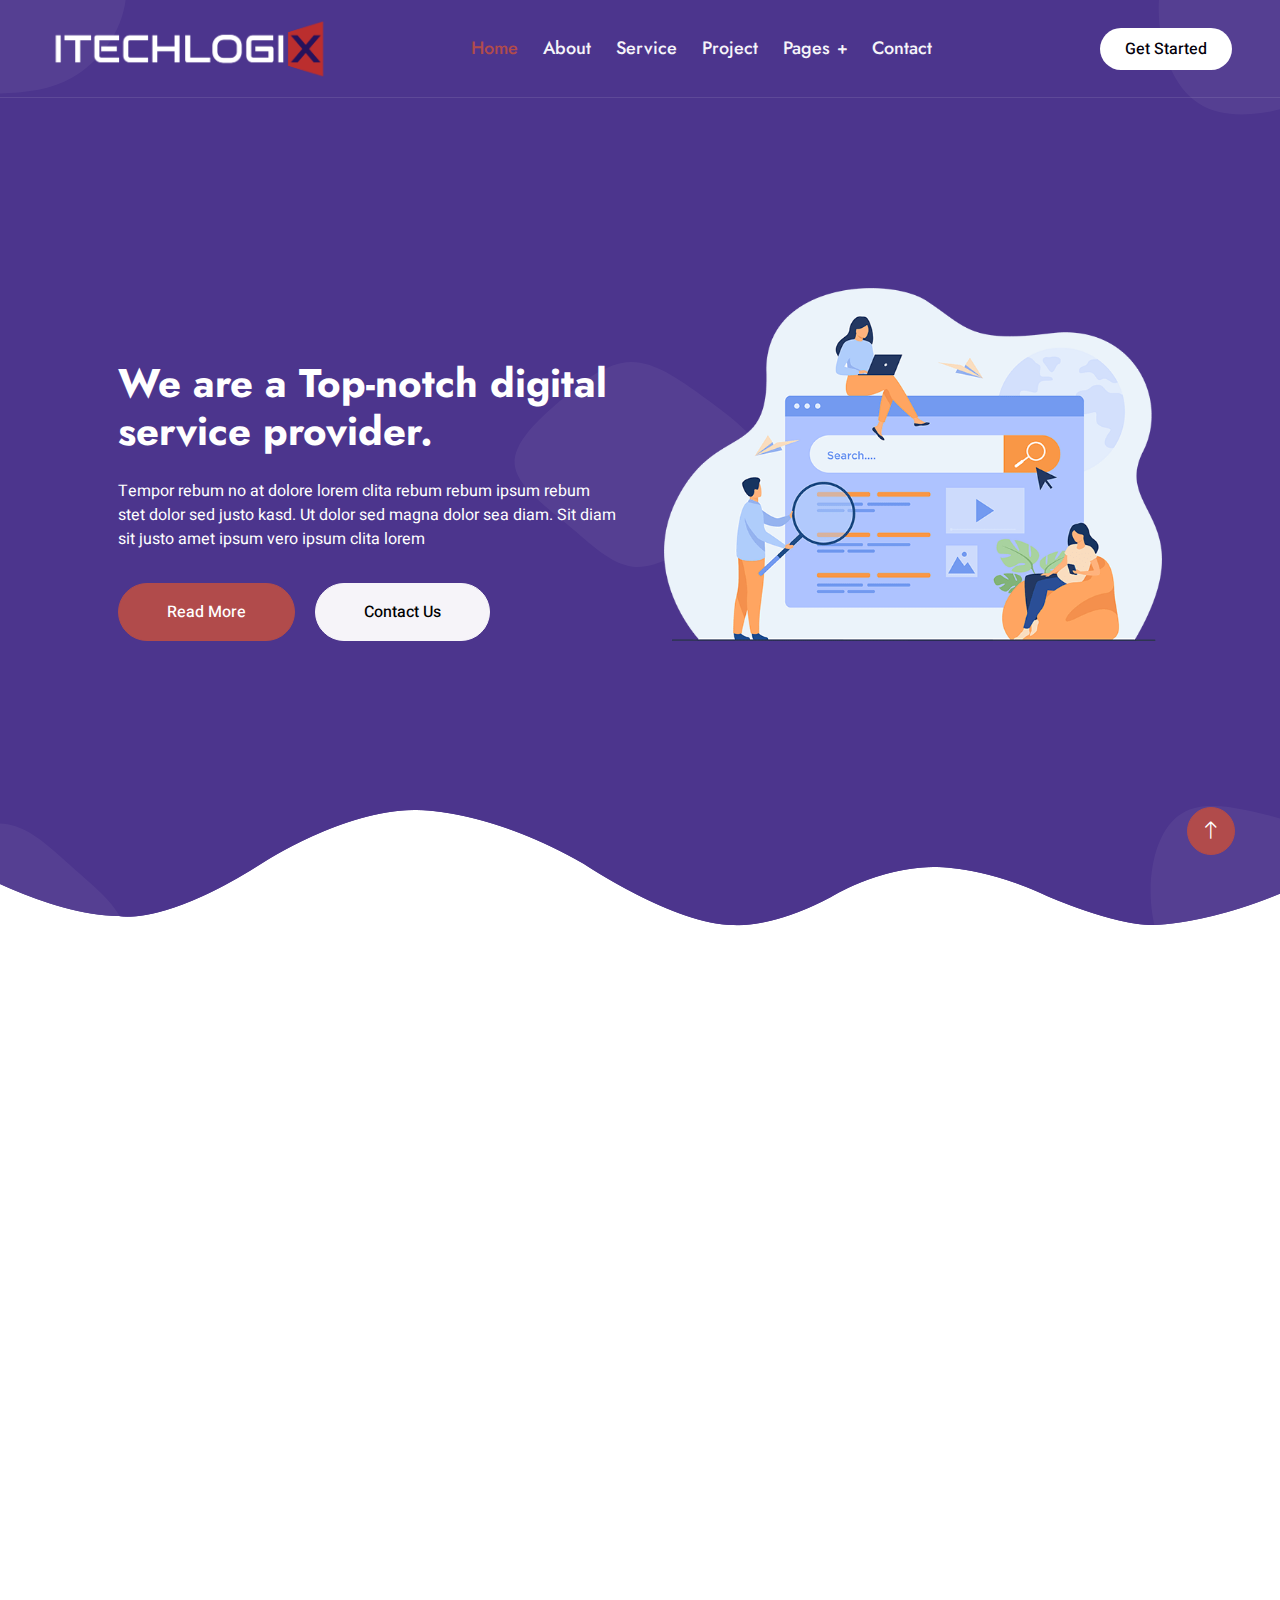
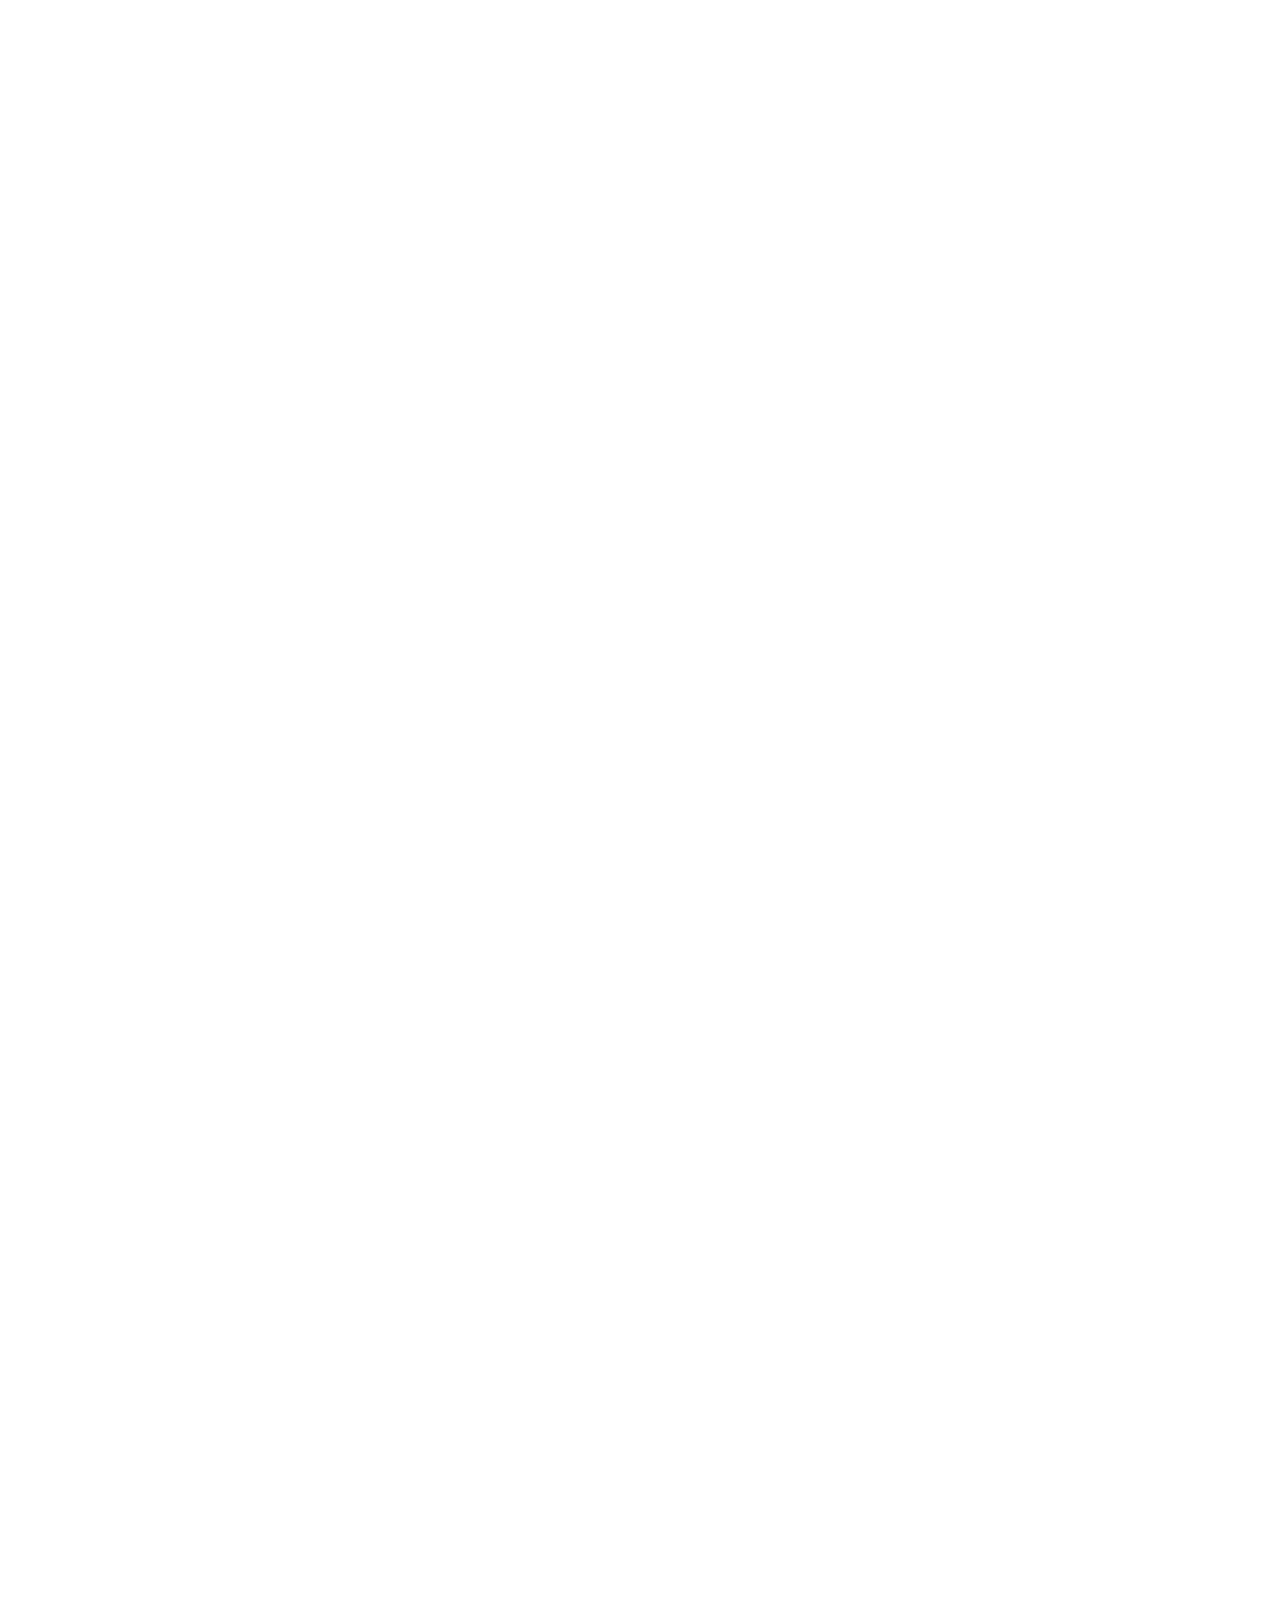
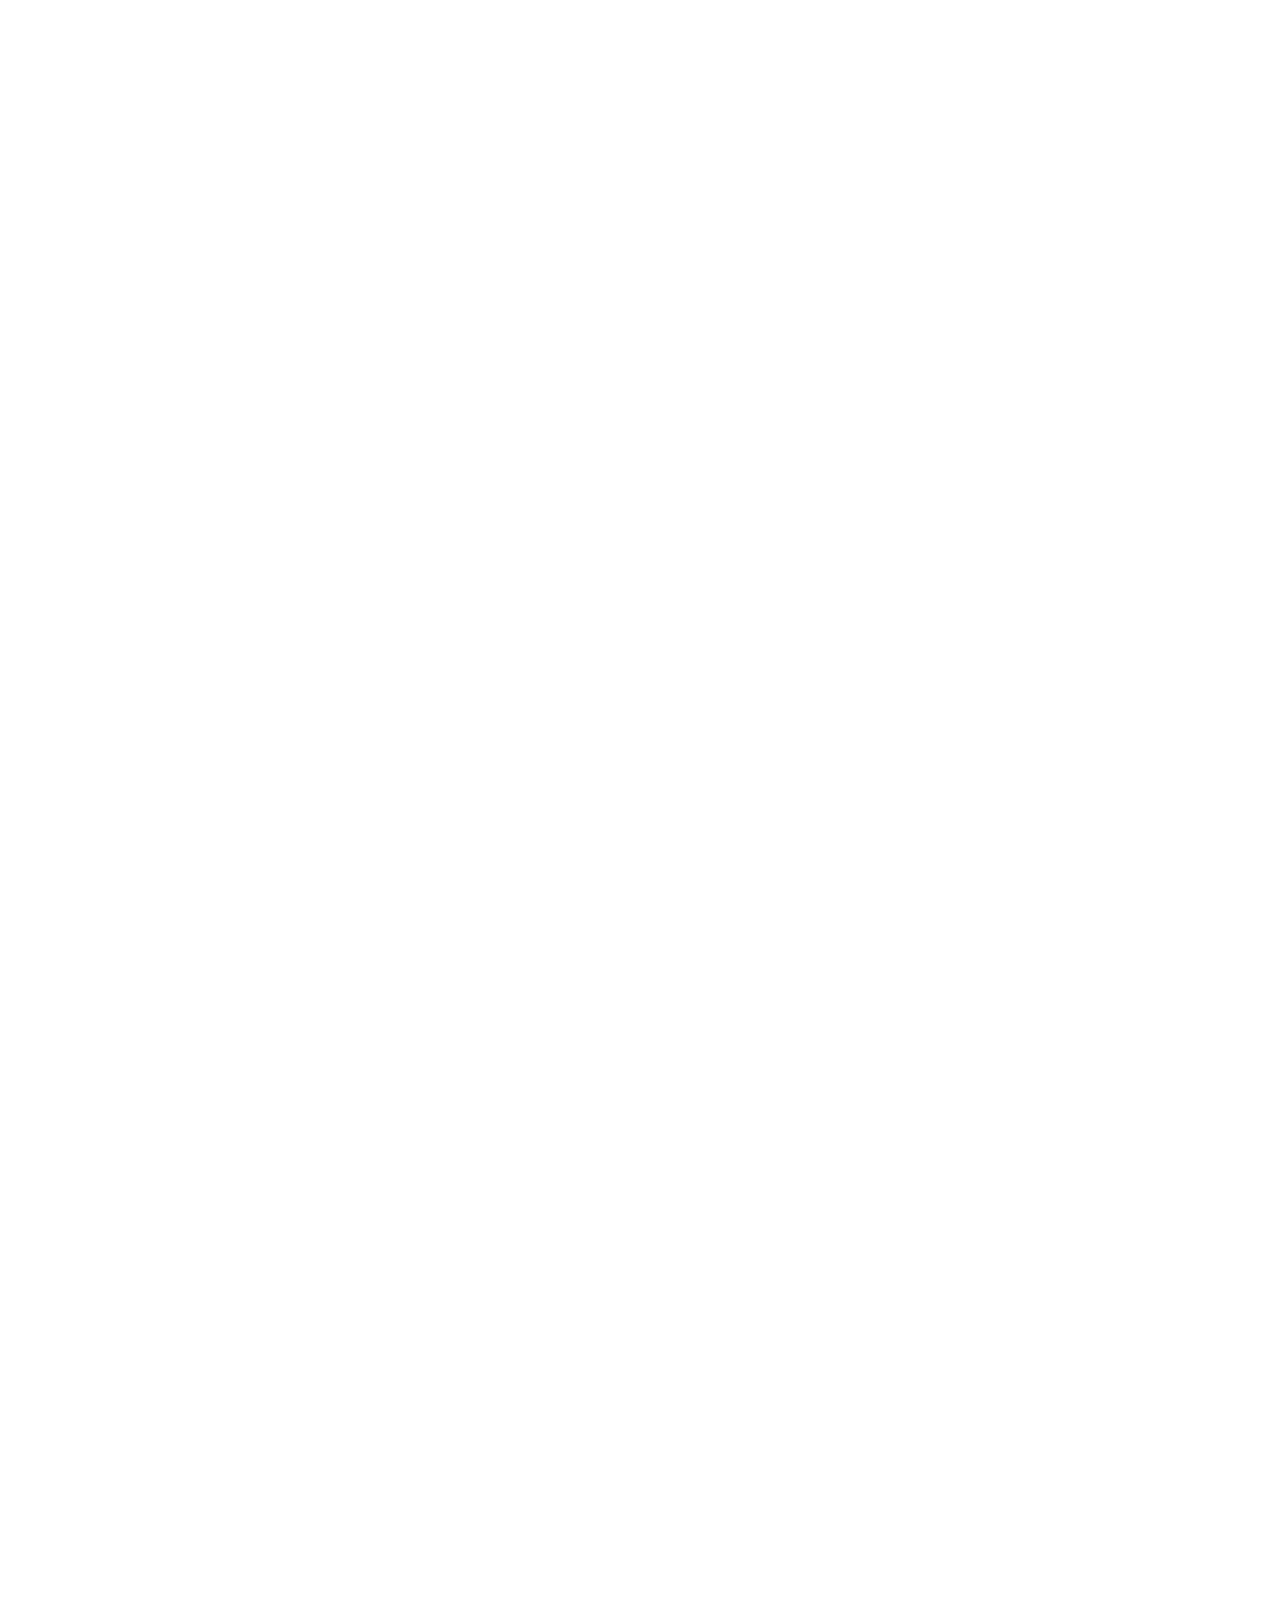
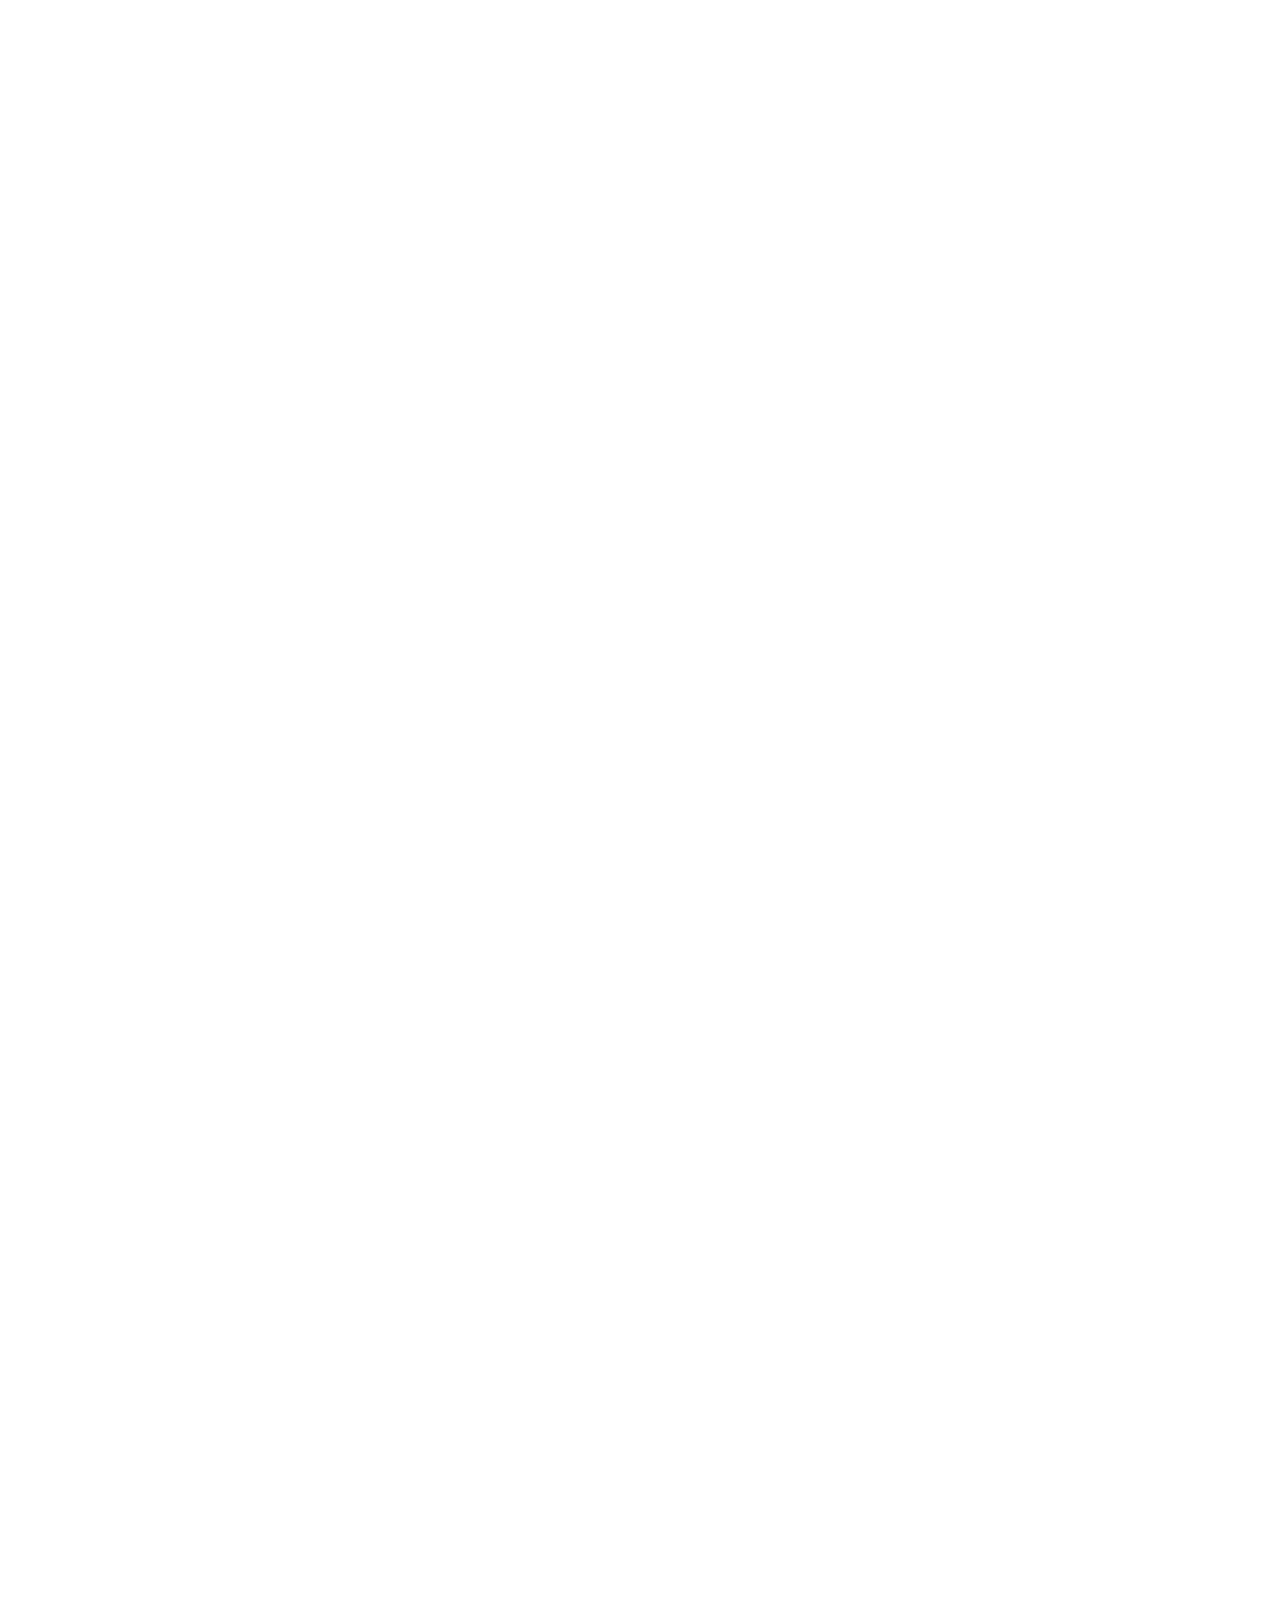
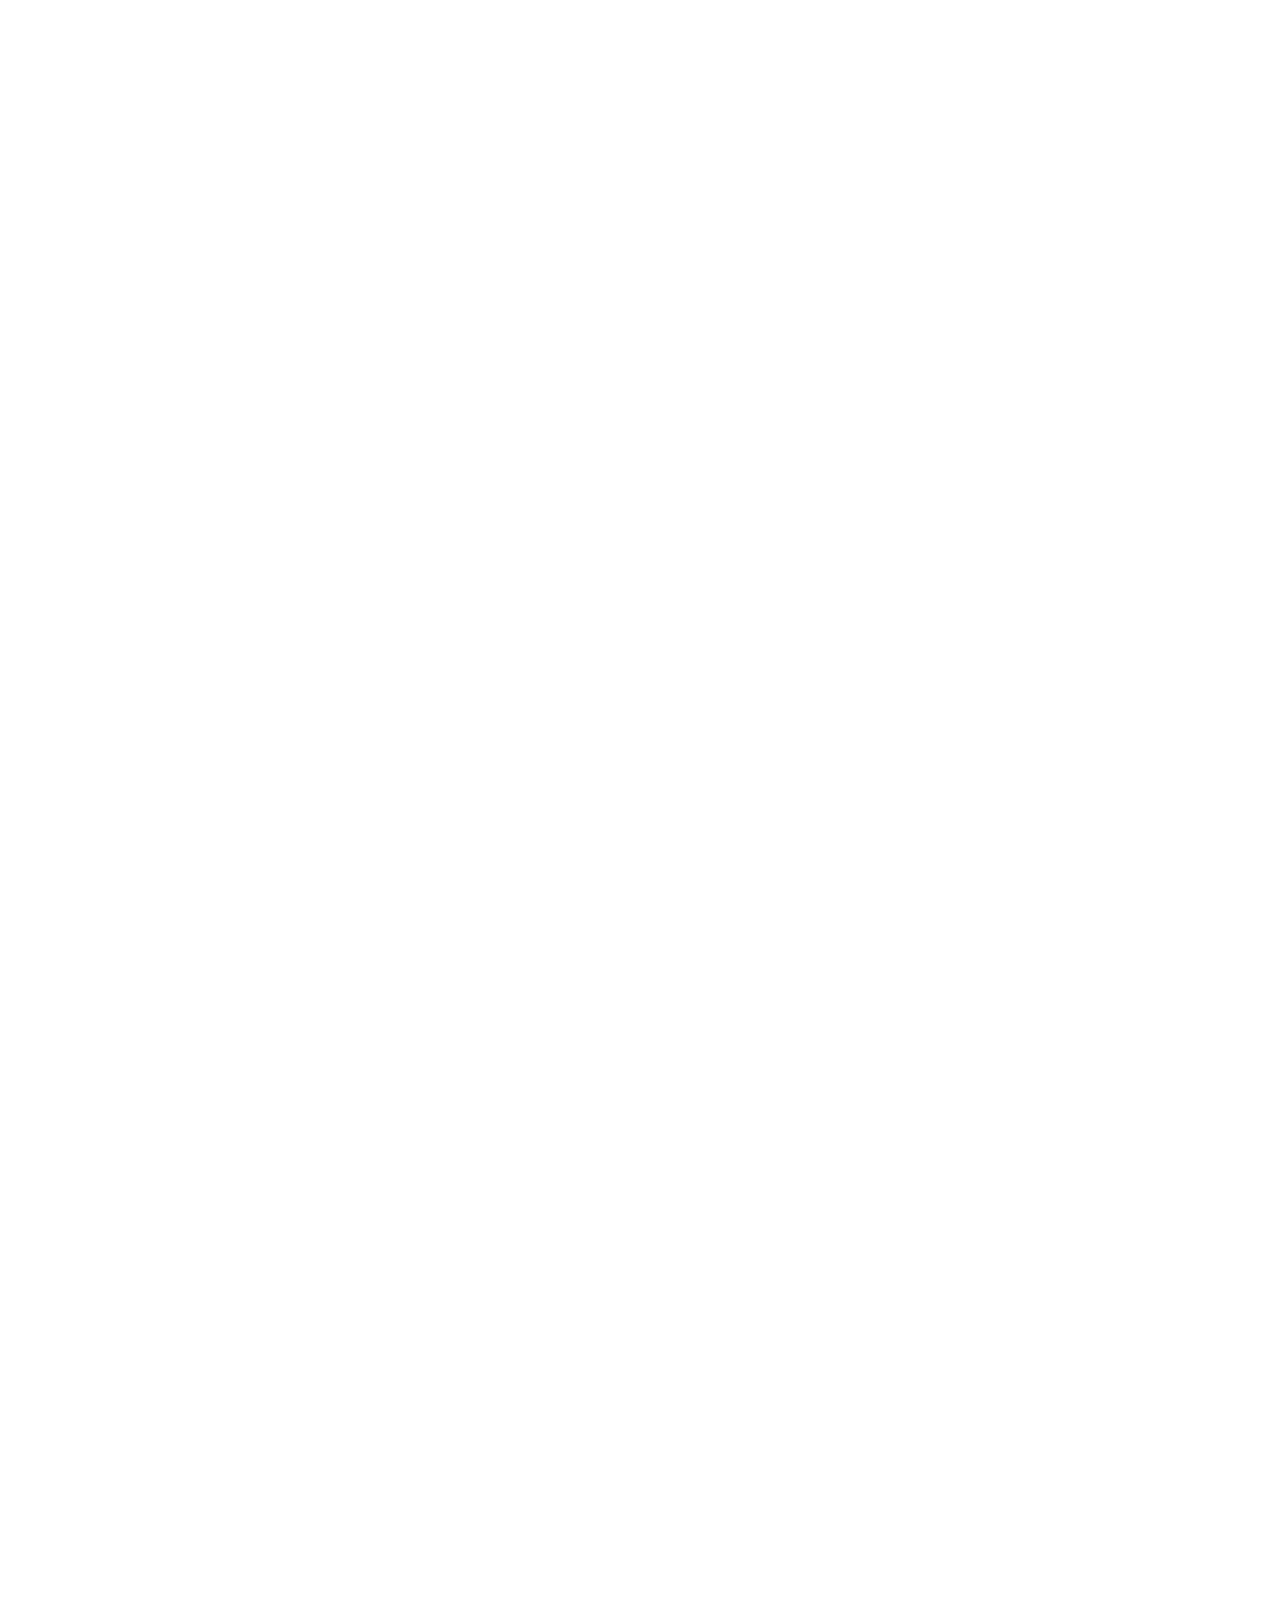
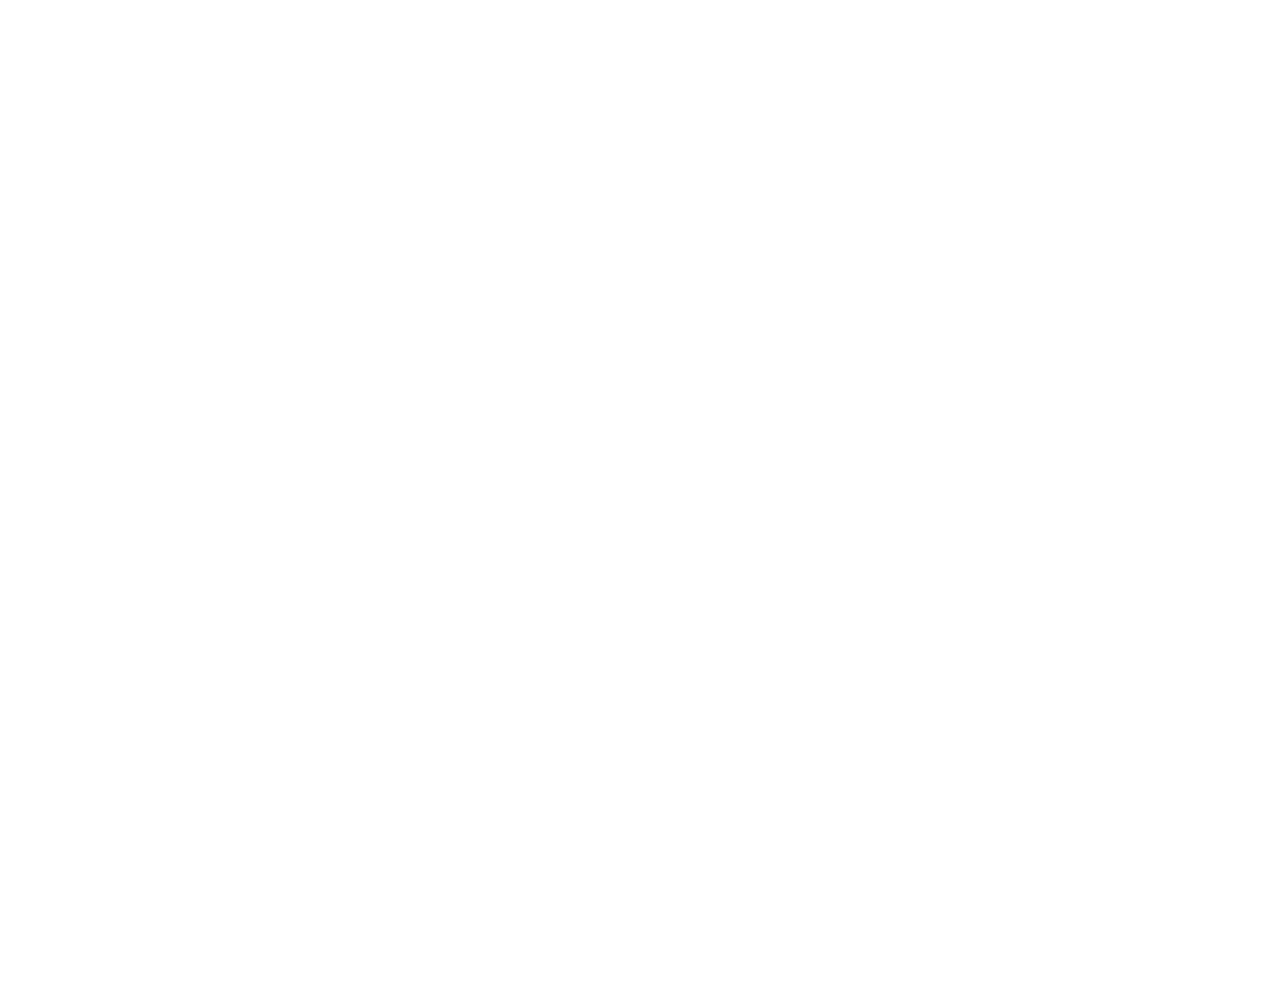
<file: index.html>
<!DOCTYPE html>
<html lang="en">

<head>
    <meta charset="utf-8">
    <title>ITECHLOGIX - Digital Cunsoltant</title>
    <meta content="width=device-width, initial-scale=1.0" name="viewport">
    <meta content="" name="keywords">
    <meta content="" name="description">

    <!-- Favicon -->
    <link href="img/favicon.ico" rel="icon">

    <!-- Google Web Fonts -->
    <link rel="preconnect" href="https://fonts.googleapis.com">
    <link rel="preconnect" href="https://fonts.gstatic.com" crossorigin>
    <link href="https://fonts.googleapis.com/css2?family=Heebo:wght@400;500&family=Jost:wght@500;600;700&display=swap" rel="stylesheet"> 

    <!-- Icon Font Stylesheet -->
    <link href="https://cdnjs.cloudflare.com/ajax/libs/font-awesome/5.10.0/css/all.min.css" rel="stylesheet">
    <link href="https://cdn.jsdelivr.net/npm/bootstrap-icons@1.4.1/font/bootstrap-icons.css" rel="stylesheet">
    <link href="https://cdn.jsdelivr.net/npm/bootstrap@5.3.0-alpha3/dist/css/bootstrap.min.css" rel="stylesheet" integrity="sha384-KK94CHFLLe+nY2dmCWGMq91rCGa5gtU4mk92HdvYe+M/SXH301p5ILy+dN9+nJOZ" crossorigin="anonymous">


    <!-- Libraries Stylesheet -->
    <link href="lib/animate/animate.min.css" rel="stylesheet">
    <link href="lib/owlcarousel/assets/owl.carousel.min.css" rel="stylesheet">
    <link href="lib/lightbox/css/lightbox.min.css" rel="stylesheet">

    <!-- Customized Bootstrap Stylesheet -->
    <link href="css/bootstrap.min.css" rel="stylesheet">

    <!-- Template Stylesheet -->
    <link href="css/style.css" rel="stylesheet">
</head>

<body>
    <div class="container-xxl bg-white p-0">
        <!-- Spinner Start -->
        <div id="spinner" class="show bg-white position-fixed translate-middle w-100 vh-100 top-50 start-50 d-flex align-items-center justify-content-center">
            <div class="spinner-grow text-primary" style="width: 3rem; height: 3rem;" role="status">
                <span class="sr-only">Loading...</span>
            </div>
        </div>
        <!-- Spinner End -->


        <!-- Navbar & Hero Start -->
        <div class="container-xxl position-relative p-0">
            <nav class="navbar navbar-expand-lg navbar-light px-4 px-lg-5 py-3 py-lg-0">
                <a href="" class="navbar-brand p-0">
                    <!-- <h1 class="m-0">DGital</h1> -->
                    <img src="img/logo1.png" alt="Logo">
                </a>
                <button class="navbar-toggler" type="button" data-bs-toggle="collapse" data-bs-target="#navbarCollapse">    
                    <span class="fa fa-bars"></span>
                </button>
                <div class="collapse navbar-collapse" id="navbarCollapse">
                    <div class="navbar-nav mx-auto py-0">
                        <a href="index.html" class="nav-item nav-link active">Home</a>
                        <a href="about.html" class="nav-item nav-link">About</a>
                        <a href="service.html" class="nav-item nav-link">Service</a>
                        <a href="project.html" class="nav-item nav-link">Project</a>
                        <div class="nav-item dropdown">
                            <a href="#" class="nav-link dropdown-toggle" data-bs-toggle="dropdown">Pages</a>
                            <div class="dropdown-menu m-0">
                                <a href="team.html" class="dropdown-item">Our Team</a>
                                <a href="testimonial.html" class="dropdown-item">Testimonial</a>
                                <a href="404.html" class="dropdown-item">404 Page</a>
                            </div>
                        </div>
                        <a href="contact.html" class="nav-item nav-link">Contact</a>
                    </div>
                    <a href="" class="btn rounded-pill py-2 px-4 ms-3 d-none d-lg-block">Get Started</a>
                </div>
            </nav>

            <div class="container-xxl bg-primary hero-header">
                <div class="container px-lg-5">
                    <div class="row g-5 align-items-end">
                        <div class="col-lg-6 text-center text-lg-start">
                            <!-- <h1 class="text-white mb-4 animated slideInDown">A Digital Agency Of Inteligents & Creative People</h1> -->
                            <h1 class="text-white mb-4 animated slideInDown">We are a Top-notch digital service provider.</h1>
                            <p class="text-white pb-3 animated slideInDown">Tempor rebum no at dolore lorem clita rebum rebum ipsum rebum stet dolor sed justo kasd. Ut dolor sed magna dolor sea diam. Sit diam sit justo amet ipsum vero ipsum clita lorem</p>
                            <a href="#about" class="btn btn-secondary py-sm-3 px-sm-5 rounded-pill me-3 animated slideInLeft">Read More</a>
                            <a href="contact.html" class="btn btn-light py-sm-3 px-sm-5 rounded-pill animated slideInRight">Contact Us</a>
                        </div>
                        <div class="col-lg-6 text-center text-lg-start">
                            <img class="img-fluid animated zoomIn" src="img/hero.png" alt="">
                        </div>
                    </div>
                </div>
            </div>
        </div>
        <!-- Navbar & Hero End -->


        <!-- Feature Start -->
        <div class="container-xxl py-5">
            <div class="container py-5 px-lg-5">
                <div class="row g-4">
                    <div class="col-lg-4 wow fadeInUp" data-wow-delay="0.1s">
                        <div class="feature-item bg-light rounded text-center p-4">
                            <i class="fa fa-3x fa-mail-bulk text-primary mb-4"></i>
                            <h5 class="mb-3">Digital Marketing</h5>
                            <p class="m-0">Erat ipsum justo amet duo et elitr dolor, est duo duo eos lorem sed diam stet diam sed stet lorem.</p>
                        </div>
                    </div>
                    <div class="col-lg-4 wow fadeInUp" data-wow-delay="0.3s">
                        <div class="feature-item bg-light rounded text-center p-4">
                            <i class="fa fa-3x fa-search text-primary mb-4"></i>
                            <h5 class="mb-3">SEO & Backlinks</h5>
                            <p class="m-0">Erat ipsum justo amet duo et elitr dolor, est duo duo eos lorem sed diam stet diam sed stet lorem.</p>
                        </div>
                    </div>
                    <div class="col-lg-4 wow fadeInUp" data-wow-delay="0.5s">
                        <div class="feature-item bg-light rounded text-center p-4">
                            <i class="fa fa-3x fa-laptop-code text-primary mb-4"></i>
                            <h5 class="mb-3">Design & Development</h5>
                            <p class="m-0">Erat ipsum justo amet duo et elitr dolor, est duo duo eos lorem sed diam stet diam sed stet lorem.</p>
                        </div>
                    </div>
                </div>
            </div>
        </div>
        <!-- Feature End -->


        <!-- About Start -->
        <div class="container-xxl py-5" id="about">
            <div class="container py-5 px-lg-5">
                <div class="row g-5 align-items-center">
                    <div class="col-lg-6 wow fadeInUp" data-wow-delay="0.1s">
                        <p class="section-title text-secondary">About Us<span></span></p>
                        <h1 class="mb-5">#1 Digital solution with Multiple years of experience</h1>
                        <!-- <p class="mb-4">Diam dolor diam ipsum et tempor sit. Aliqu diam amet diam et eos labore. Clita erat ipsum et lorem et sit, sed stet no labore lorem sit clita duo justo eirmod magna dolore erat amet</p> -->
                        <p class="mb-4"><span class="span">ITECHLOGIX</span> was founded in 2017 by Anand Kumar. What began as a one-person
                            operation is now an organization of 10+ operations.</p>
                            <p>
                                <span class="span">ITECHLOGIX</span> is a professional software company which specializes in design,
                                development and implementation of software applications. The Company has consistently
                                produced high quality software developed using state-of-the-art technologies running on
                                various platforms.
                            </p>
                            <p>
                                Our team at <span class="span">ITECHLOGIX</span> possesses strong knowledge and experience in providing IT
                                services for industries such as finance, banking and engineering

                            </p>
                        <div class="skill mb-4">
                            <div class="d-flex justify-content-between">
                                <p class="mb-2">Digital Marketing</p>
                                <p class="mb-2">85%</p>
                            </div>
                            <div class="progress">
                                <div class="progress-bar bg-primary" role="progressbar" aria-valuenow="85" aria-valuemin="0" aria-valuemax="100"></div>
                            </div>
                        </div>
                        <div class="skill mb-4">
                            <div class="d-flex justify-content-between">
                                <p class="mb-2">SEO & Backlinks</p>
                                <p class="mb-2">90%</p>
                            </div>
                            <div class="progress">
                                <div class="progress-bar bg-secondary" role="progressbar" aria-valuenow="90" aria-valuemin="0" aria-valuemax="100"></div>
                            </div>
                        </div>
                        <div class="skill mb-4">
                            <div class="d-flex justify-content-between">
                                <p class="mb-2">Design & Development</p>
                                <p class="mb-2">95%</p>
                            </div>
                            <div class="progress">
                                <div class="progress-bar bg-dark" role="progressbar" aria-valuenow="95" aria-valuemin="0" aria-valuemax="100"></div>
                            </div>
                        </div>
                        <a href="" class="btn btn-primary py-sm-3 px-sm-5 rounded-pill mt-3">Read More</a>
                    </div>
                    <div class="col-lg-6">
                        <img class="img-fluid wow zoomIn" data-wow-delay="0.5s" src="img/about.png">
                    </div>
                </div>
            </div>
        </div>
        <!-- About End -->


        <!-- Facts Start -->
        <div class="container-xxl bg-primary fact py-5 wow fadeInUp" data-wow-delay="0.1s">
            <div class="container py-5 px-lg-5">
                <div class="row g-4">
                    <div class="col-md-6 col-lg-3 text-center wow fadeIn" data-wow-delay="0.1s">
                        <i class="fa fa-certificate fa-3x text-secondary mb-3"></i>
                        <h1 class="text-white mb-2" data-toggle="counter-up">1234</h1>
                        <p class="text-white mb-0">Years Experience</p>
                    </div>
                    <div class="col-md-6 col-lg-3 text-center wow fadeIn" data-wow-delay="0.3s">
                        <i class="fa fa-users-cog fa-3x text-secondary mb-3"></i>
                        <h1 class="text-white mb-2" data-toggle="counter-up">1234</h1>
                        <p class="text-white mb-0">Team Members</p>
                    </div>
                    <div class="col-md-6 col-lg-3 text-center wow fadeIn" data-wow-delay="0.5s">
                        <i class="fa fa-users fa-3x text-secondary mb-3"></i>
                        <h1 class="text-white mb-2" data-toggle="counter-up">1234</h1>
                        <p class="text-white mb-0">Satisfied Clients</p>
                    </div>
                    <div class="col-md-6 col-lg-3 text-center wow fadeIn" data-wow-delay="0.7s">
                        <i class="fa fa-check fa-3x text-secondary mb-3"></i>
                        <h1 class="text-white mb-2" data-toggle="counter-up">1234</h1>
                        <p class="text-white mb-0">Compleate Projects</p>
                    </div>
                </div>
            </div>
        </div>
        <!-- Facts End -->


        <!-- Service Start -->
        <div class="container-xxl py-5">
            <div class="container py-5 px-lg-5">
                <div class="wow fadeInUp" data-wow-delay="0.1s">
                    <p class="section-title text-secondary justify-content-center"><span></span>Our Services<span></span></p>
                    <h1 class="text-center mb-5">What Solutions We Provide</h1>
                </div>
                <div class="row g-4">
                    <!-- <div class="col-lg-4 col-md-6 wow fadeInUp" data-wow-delay="0.1s">
                        <div class="service-item d-flex flex-column text-center rounded">
                            <div class="service-icon flex-shrink-0">
                                <i class="fa fa-search fa-2x"></i>
                            </div>
                            <h5 class="mb-3">SEO Optimization</h5>
                            <p class="m-0">Erat ipsum justo amet duo et elitr dolor, est duo duo eos lorem sed diam stet diam sed stet lorem.</p>
                            <a class="btn btn-square" href=""><i class="fa fa-arrow-right"></i></a>
                        </div>
                    </div>
                    <div class="col-lg-4 col-md-6 wow fadeInUp" data-wow-delay="0.3s">
                        <div class="service-item d-flex flex-column text-center rounded">
                            <div class="service-icon flex-shrink-0">
                                <i class="fa fa-laptop-code fa-2x"></i>
                            </div>
                            <h5 class="mb-3">Web Design</h5>
                            <p class="m-0">Erat ipsum justo amet duo et elitr dolor, est duo duo eos lorem sed diam stet diam sed stet lorem.</p>
                            <a class="btn btn-square" href=""><i class="fa fa-arrow-right"></i></a>
                        </div>
                    </div>
                    <div class="col-lg-4 col-md-6 wow fadeInUp" data-wow-delay="0.5s">
                        <div class="service-item d-flex flex-column text-center rounded">
                            <div class="service-icon flex-shrink-0">
                                <i class="fab fa-facebook-f fa-2x"></i>
                            </div>
                            <h5 class="mb-3">Social Media Marketing</h5>
                            <p class="m-0">Erat ipsum justo amet duo et elitr dolor, est duo duo eos lorem sed diam stet diam sed stet lorem.</p>
                            <a class="btn btn-square" href=""><i class="fa fa-arrow-right"></i></a>
                        </div>
                    </div>
                    <div class="col-lg-4 col-md-6 wow fadeInUp" data-wow-delay="0.1s">
                        <div class="service-item d-flex flex-column text-center rounded">
                            <div class="service-icon flex-shrink-0">
                                <i class="fa fa-mail-bulk fa-2x"></i>
                            </div>
                            <h5 class="mb-3">Email Marketing</h5>
                            <p class="m-0">Erat ipsum justo amet duo et elitr dolor, est duo duo eos lorem sed diam stet diam sed stet lorem.</p>
                            <a class="btn btn-square" href=""><i class="fa fa-arrow-right"></i></a>
                        </div>
                    </div>
                    <div class="col-lg-4 col-md-6 wow fadeInUp" data-wow-delay="0.3s">
                        <div class="service-item d-flex flex-column text-center rounded">
                            <div class="service-icon flex-shrink-0">
                                <i class="fa fa-thumbs-up fa-2x"></i>
                            </div>
                            <h5 class="mb-3">PPC Advertising</h5>
                            <p class="m-0">Erat ipsum justo amet duo et elitr dolor, est duo duo eos lorem sed diam stet diam sed stet lorem.</p>
                            <a class="btn btn-square" href=""><i class="fa fa-arrow-right"></i></a>
                        </div>
                    </div>
                    <div class="col-lg-4 col-md-6 wow fadeInUp" data-wow-delay="0.5s">
                        <div class="service-item d-flex flex-column text-center rounded">
                            <div class="service-icon flex-shrink-0">
                                <i class="fab fa-android fa-2x"></i>
                            </div>
                            <h5 class="mb-3">App Development</h5>
                            <p class="m-0">Erat ipsum justo amet duo et elitr dolor, est duo duo eos lorem sed diam stet diam sed stet lorem.</p>
                            <a class="btn btn-square" href=""><i class="fa fa-arrow-right"></i></a>
                        </div>
                    </div> -->
                    <div class="col-lg-4 col-md-6 wow fadeInUp" data-wow-delay="0.5s">
                        <div class="service-item d-flex flex-column text-center rounded">
                            <div class="service-icon flex-shrink-0">
                                <!-- <i class="fab fa-computer-classic fa-2x"></i> -->
                                <i class="bi bi-laptop" style="font-size: 30px;"></i>
                            </div>
                            <h5 class="mb-3">Software Development</h5>
                            <p class="m-0">We offer a full-cycle software development services from
                                IT strategy consulting and comprehensive technology
                                roadmaps to the end-to-end development of scalable
                                solutions that adapt seamlessly to your project
                                requirements and business needs.</p>
                            <a class="btn btn-square" href=""><i class="fa fa-arrow-right"></i></a>
                        </div>
                    </div>
                    <div class="col-lg-4 col-md-6 wow fadeInUp" data-wow-delay="0.5s">
                        <div class="service-item d-flex flex-column text-center rounded">
                            <div class="service-icon flex-shrink-0">
                                <i class="bi bi-laptop-fill bi-2x" style="font-size: 30px;"></i>
                            </div>
                            <h5 class="mb-3">Business Process Outsourcing</h5>
                            <p class="m-0">We offer our trained experts to handle your back-office processes so you can focus on what you do
                                best and rest leave to us.</p>
                            <a class="btn btn-square" href=""><i class="fa fa-arrow-right"></i></a>
                        </div>
                    </div>
                    <div class="col-lg-4 col-md-6 wow fadeInUp" data-wow-delay="0.5s">
                        <div class="service-item d-flex flex-column text-center rounded">
                            <div class="service-icon flex-shrink-0">
                                <i class="bi bi-controller" style="font-size: 30px;"></i>
                            </div>
                            <h5 class="mb-3">Web & Graphics Designing</h5>
                            <p class="m-0">We offer web and graphics designing services weather
                                you need a simple website, logo or complete corporate
                                identity kit, our experienced and creative graphics
                                designers will provide you a unique and professional
                                solution of all your graphics related requirements.</p>
                            <a class="btn btn-square" href=""><i class="fa fa-arrow-right"></i></a>
                        </div>
                    </div>
                    <div class="col-lg-4 col-md-6 wow fadeInUp" data-wow-delay="0.5s">
                        <div class="service-item d-flex flex-column text-center rounded">
                            <div class="service-icon flex-shrink-0">
                                <i class="bi bi-code-slash" style="font-size: 30px;"></i>
                            </div>
                            <h5 class="mb-3">Trainings & Development</h5>
                            <p class="m-0">We provide trainings on software Technology trends
                                to help organizations and individuals improve
                                personal competence and skills.
                                </p>
                            <a class="btn btn-square" href=""><i class="fa fa-arrow-right"></i></a>
                        </div>
                    </div>
                    <div class="col-lg-4 col-md-6 wow fadeInUp" data-wow-delay="0.5s">
                        <div class="service-item d-flex flex-column text-center rounded">
                            <div class="service-icon flex-shrink-0">
                                <i class="bi bi-people" style="font-size: 30px;"></i>
                            </div>
                            <h5 class="mb-3">Software Consulting</h5>
                            <p class="m-0">We offer consultancy for your business problems,
                                covering software ideation, software architecture and
                                project design and its complete implementation.
                                </p>
                            <a class="btn btn-square" href=""><i class="fa fa-arrow-right"></i></a>
                        </div>
                    </div>
                    <div class="col-lg-4 col-md-6 wow fadeInUp" data-wow-delay="0.5s">
                        <div class="service-item d-flex flex-column text-center rounded">
                            <div class="service-icon flex-shrink-0">
                                <i class="bi bi-camera-reels" style="font-size: 30px;"></i>
                            </div>
                            <h5 class="mb-3">Video Production</h5>
                            <p class="m-0">We offer video graphing with extensive experience
                                producing, directing, scriptwriting, shooting and
                                editing video content to businesses.</p>
                            <a class="btn btn-square" href=""><i class="fa fa-arrow-right"></i></a>
                        </div>
                    </div>
                    <div class="col-lg-4 col-md-6 wow fadeInUp" data-wow-delay="0.5s">
                        <div class="service-item d-flex flex-column text-center rounded">
                            <div class="service-icon flex-shrink-0">
                                <i class="bi bi-tv" style="font-size: 30px;"></i>
                            </div>
                            <h5 class="mb-3">Social Media Marketing</h5>
                            <p class="m-0">We offer social media marketing for small businesses,
                                enterprises and multiple-location companies including
                                Branch Awareness, Engagements, Increase Traffic &
                                Conversions and many more.</p>
                            <a class="btn btn-square" href=""><i class="fa fa-arrow-right"></i></a>
                        </div>
                    </div>
                    <div class="col-lg-4 col-md-6 wow fadeInUp" data-wow-delay="0.5s">
                        <div class="service-item d-flex flex-column text-center rounded">
                            <div class="service-icon flex-shrink-0">
                                <i class="bi bi-door-open" style="font-size: 30px;"></i>
                            </div>
                            <h5 class="mb-3">Human Resource Management</h5>
                            <p class="m-0">We offer all human resource management
                                services including Executive Search &
                                Placement, Degree Verification/Background
                                Check and any custom ask to organizations.
                                </p>
                            <a class="btn btn-square" href=""><i class="fa fa-arrow-right"></i></a>
                        </div>
                    </div>
                </div>
            </div>
        </div>
        <!-- Service End -->


        <!-- Newsletter Start -->
        <div class="container-xxl bg-primary newsletter py-5 wow fadeInUp" data-wow-delay="0.1s">
            <div class="container py-5 px-lg-5">
                <div class="row justify-content-center">
                    <div class="col-lg-7 text-center">
                        <p class="section-title text-white justify-content-center"><span></span>Newsletter<span></span></p>
                        <h1 class="text-center text-white mb-4">Stay Always In Touch</h1>
                        <p class="text-white mb-4">Diam dolor diam ipsum et tempor sit. Aliqu diam amet diam et eos labore. Clita erat ipsum et lorem et sit sed stet lorem sit clita duo justo</p>
                        <div class="position-relative w-100 mt-3">
                            <input class="form-control border-0 rounded-pill w-100 ps-4 pe-5" type="text" placeholder="Enter Your Email" style="height: 48px;">
                            <button type="button" class="btn shadow-none position-absolute top-0 end-0 mt-1 me-2"><i class="fa fa-paper-plane text-primary fs-4"></i></button>
                        </div>
                    </div>
                </div>
            </div>
        </div>
        <!-- Newsletter End -->

                <!-- Clients Start -->
                <div class="container-xxl py-5 wow fadeInUp" data-wow-delay="0.1s">
                    <div class="container py-5 px-lg-5">
                        <p class="section-title text-secondary justify-content-center"><span></span>Clients<span></span></p>
                        <!-- <h1 class="text-center mb-5">What Say Our Clients!</h1> -->
                        <div class="owl-carousel testimonial-carousel">
                            <div class="testimonial-item bg-light rounded my-4">
                                <div class="d-flex align-items-center">
                                    <img class="img-fluid flex-shrink-0 rounded-circle" src="img/testimonial-1.jpg" style="width: 65px; height: 65px;">
                                    
                                </div>
                            </div>
                            <div class="testimonial-item bg-light rounded my-4">
                               <div class="d-flex align-items-center">
                                    <img class="img-fluid flex-shrink-0 rounded-circle" src="img/testimonial-2.jpg" style="width: 65px; height: 65px;">
                                   
                                </div>
                            </div>
                            <div class="testimonial-item bg-light rounded my-4">
                                <div class="d-flex align-items-center">
                                    <img class="img-fluid flex-shrink-0 rounded-circle" src="img/testimonial-3.jpg" style="width: 65px; height: 65px;">

                                </div>
                            </div>
                            <div class="testimonial-item bg-light rounded my-4">
                                <div class="d-flex align-items-center">
                                    <img class="img-fluid flex-shrink-0 rounded-circle" src="img/testimonial-3.jpg" style="width: 65px; height: 65px;">

                                </div>
                            </div>
                            <div class="testimonial-item bg-light rounded my-4">
                                <div class="d-flex align-items-center">
                                    <img class="img-fluid flex-shrink-0 rounded-circle" src="img/testimonial-3.jpg" style="width: 65px; height: 65px;">

                                </div>
                            </div>
                            <div class="testimonial-item bg-light rounded my-4">
                                <div class="d-flex align-items-center">
                                    <img class="img-fluid flex-shrink-0 rounded-circle" src="img/testimonial-3.jpg" style="width: 65px; height: 65px;">

                                </div>
                            </div>
                            <div class="testimonial-item bg-light rounded my-4">
                                <div class="d-flex align-items-center">
                                    <img class="img-fluid flex-shrink-0 rounded-circle" src="img/testimonial-3.jpg" style="width: 65px; height: 65px;">

                                </div>
                            </div>
                        </div>
                    </div>
                </div>
                <!-- Clients End -->

        <!-- Projects Start -->
        <div class="container-xxl py-5">
            <div class="container py-5 px-lg-5">
                <div class="wow fadeInUp" data-wow-delay="0.1s">
                    <p class="section-title text-secondary justify-content-center"><span></span>Our Projects<span></span></p>
                    <h1 class="text-center mb-5">Recently Completed Projects</h1>
                </div>
                <div class="row mt-n2 wow fadeInUp" data-wow-delay="0.3s">
                    <div class="col-12 text-center">
                        <ul class="list-inline mb-5" id="portfolio-flters">
                            <li class="mx-2 active" data-filter="*">All</li>
                            <li class="mx-2" data-filter=".first">Web Design</li>
                            <li class="mx-2" data-filter=".second">Graphic Design</li>
                        </ul>
                    </div>
                </div>
                <div class="row g-4 portfolio-container">
                    <div class="col-lg-4 col-md-6 portfolio-item first wow fadeInUp" data-wow-delay="0.1s">
                        <div class="rounded overflow-hidden">
                            <div class="position-relative overflow-hidden">
                                <img class="img-fluid w-100" src="img/portfolio-1.jpg" alt="">
                                <div class="portfolio-overlay">
                                    <a class="btn btn-square btn-outline-light mx-1" href="img/portfolio-1.jpg" data-lightbox="portfolio"><i class="fa fa-eye"></i></a>
                                    <a class="btn btn-square btn-outline-light mx-1" href=""><i class="fa fa-link"></i></a>
                                </div>
                            </div>
                            <div class="bg-light p-4">
                                <p class="text-primary fw-medium mb-2">UI / UX Design</p>
                                <h5 class="lh-base mb-0">Digital Agency Website Design And Development</a>
                            </div>
                        </div>
                    </div>
                    <div class="col-lg-4 col-md-6 portfolio-item second wow fadeInUp" data-wow-delay="0.3s">
                        <div class="rounded overflow-hidden">
                            <div class="position-relative overflow-hidden">
                                <img class="img-fluid w-100" src="img/portfolio-2.jpg" alt="">
                                <div class="portfolio-overlay">
                                    <a class="btn btn-square btn-outline-light mx-1" href="img/portfolio-2.jpg" data-lightbox="portfolio"><i class="fa fa-eye"></i></a>
                                    <a class="btn btn-square btn-outline-light mx-1" href=""><i class="fa fa-link"></i></a>
                                </div>
                            </div>
                            <div class="bg-light p-4">
                                <p class="text-primary fw-medium mb-2">UI / UX Design</p>
                                <h5 class="lh-base mb-0">Digital Agency Website Design And Development</a>
                            </div>
                        </div>
                    </div>
                    <div class="col-lg-4 col-md-6 portfolio-item first wow fadeInUp" data-wow-delay="0.5s">
                        <div class="rounded overflow-hidden">
                            <div class="position-relative overflow-hidden">
                                <img class="img-fluid w-100" src="img/portfolio-3.jpg" alt="">
                                <div class="portfolio-overlay">
                                    <a class="btn btn-square btn-outline-light mx-1" href="img/portfolio-3.jpg" data-lightbox="portfolio"><i class="fa fa-eye"></i></a>
                                    <a class="btn btn-square btn-outline-light mx-1" href=""><i class="fa fa-link"></i></a>
                                </div>
                            </div>
                            <div class="bg-light p-4">
                                <p class="text-primary fw-medium mb-2">UI / UX Design</p>
                                <h5 class="lh-base mb-0">Digital Agency Website Design And Development</a>
                            </div>
                        </div>
                    </div>
                    <div class="col-lg-4 col-md-6 portfolio-item second wow fadeInUp" data-wow-delay="0.1s">
                        <div class="rounded overflow-hidden">
                            <div class="position-relative overflow-hidden">
                                <img class="img-fluid w-100" src="img/portfolio-4.jpg" alt="">
                                <div class="portfolio-overlay">
                                    <a class="btn btn-square btn-outline-light mx-1" href="img/portfolio-4.jpg" data-lightbox="portfolio"><i class="fa fa-eye"></i></a>
                                    <a class="btn btn-square btn-outline-light mx-1" href=""><i class="fa fa-link"></i></a>
                                </div>
                            </div>
                            <div class="bg-light p-4">
                                <p class="text-primary fw-medium mb-2">UI / UX Design</p>
                                <h5 class="lh-base mb-0">Digital Agency Website Design And Development</a>
                            </div>
                        </div>
                    </div>
                    <div class="col-lg-4 col-md-6 portfolio-item first wow fadeInUp" data-wow-delay="0.3s">
                        <div class="rounded overflow-hidden">
                            <div class="position-relative overflow-hidden">
                                <img class="img-fluid w-100" src="img/portfolio-5.jpg" alt="">
                                <div class="portfolio-overlay">
                                    <a class="btn btn-square btn-outline-light mx-1" href="img/portfolio-5.jpg" data-lightbox="portfolio"><i class="fa fa-eye"></i></a>
                                    <a class="btn btn-square btn-outline-light mx-1" href=""><i class="fa fa-link"></i></a>
                                </div>
                            </div>
                            <div class="bg-light p-4">
                                <p class="text-primary fw-medium mb-2">UI / UX Design</p>
                                <h5 class="lh-base mb-0">Digital Agency Website Design And Development</a>
                            </div>
                        </div>
                    </div>
                    <div class="col-lg-4 col-md-6 portfolio-item second wow fadeInUp" data-wow-delay="0.5s">
                        <div class="rounded overflow-hidden">
                            <div class="position-relative overflow-hidden">
                                <img class="img-fluid w-100" src="img/portfolio-6.jpg" alt="">
                                <div class="portfolio-overlay">
                                    <a class="btn btn-square btn-outline-light mx-1" href="img/portfolio-6.jpg" data-lightbox="portfolio"><i class="fa fa-eye"></i></a>
                                    <a class="btn btn-square btn-outline-light mx-1" href=""><i class="fa fa-link"></i></a>
                                </div>
                            </div>
                            <div class="bg-light p-4">
                                <p class="text-primary fw-medium mb-2">UI / UX Design</p>
                                <h5 class="lh-base mb-0">Digital Agency Website Design And Development</a>
                            </div>
                        </div>
                    </div>
                </div>
            </div>
        </div>
        <!-- Projects End -->



        <!-- Testimonial Start -->
        <div class="container-xxl py-5 wow fadeInUp" data-wow-delay="0.1s">
            <div class="container py-5 px-lg-5">
                <p class="section-title text-secondary justify-content-center"><span></span>Testimonial<span></span></p>
                <h1 class="text-center mb-5">What Say Our Clients!</h1>
                <div class="owl-carousel testimonial-carousel">
                    <div class="testimonial-item bg-light rounded my-4">
                        <p class="fs-5"><i class="fa fa-quote-left fa-4x text-primary mt-n4 me-3"></i>Diam dolor diam ipsum sit. Aliqu diam amet diam et eos. Clita erat ipsum et lorem et sit sed stet lorem sit clita duo justo.</p>
                        <div class="d-flex align-items-center">
                            <img class="img-fluid flex-shrink-0 rounded-circle" src="img/testimonial-1.jpg" style="width: 65px; height: 65px;">
                            <div class="ps-4">
                                <h5 class="mb-1">Client Name</h5>
                                <span>Profession</span>
                            </div>
                        </div>
                    </div>
                    <div class="testimonial-item bg-light rounded my-4">
                        <p class="fs-5"><i class="fa fa-quote-left fa-4x text-primary mt-n4 me-3"></i>Diam dolor diam ipsum sit. Aliqu diam amet diam et eos. Clita erat ipsum et lorem et sit sed stet lorem sit clita duo justo.</p>
                        <div class="d-flex align-items-center">
                            <img class="img-fluid flex-shrink-0 rounded-circle" src="img/testimonial-2.jpg" style="width: 65px; height: 65px;">
                            <div class="ps-4">
                                <h5 class="mb-1">Client Name</h5>
                                <span>Profession</span>
                            </div>
                        </div>
                    </div>
                    <div class="testimonial-item bg-light rounded my-4">
                        <p class="fs-5"><i class="fa fa-quote-left fa-4x text-primary mt-n4 me-3"></i>Diam dolor diam ipsum sit. Aliqu diam amet diam et eos. Clita erat ipsum et lorem et sit sed stet lorem sit clita duo justo.</p>
                        <div class="d-flex align-items-center">
                            <img class="img-fluid flex-shrink-0 rounded-circle" src="img/testimonial-3.jpg" style="width: 65px; height: 65px;">
                            <div class="ps-4">
                                <h5 class="mb-1">Client Name</h5>
                                <span>Profession</span>
                            </div>
                        </div>
                    </div>
                </div>
            </div>
        </div>
        <!-- Testimonial End -->


        <!-- Team Start -->
        <div class="container-xxl py-5">
            <div class="container py-5 px-lg-5">
                <div class="wow fadeInUp" data-wow-delay="0.1s">
                    <p class="section-title text-secondary justify-content-center"><span></span>Our Team<span></span></p>
                    <h1 class="text-center mb-5">Our Team Members</h1>
                </div>
                <div class="row g-4">
                    <div class="col-lg-4 col-md-6 wow fadeInUp" data-wow-delay="0.1s">
                        <div class="team-item bg-light rounded">
                            <div class="text-center border-bottom p-4">
                                <img class="img-fluid rounded-circle mb-4" src="img/team-1.jpg" alt="">
                                <h5>John Doe</h5>
                                <span>CEO & Founder</span>
                            </div>
                            <div class="d-flex justify-content-center p-4">
                                <a class="btn btn-square mx-1" href=""><i class="fab fa-facebook-f"></i></a>
                                <a class="btn btn-square mx-1" href=""><i class="fab fa-twitter"></i></a>
                                <a class="btn btn-square mx-1" href=""><i class="fab fa-instagram"></i></a>
                                <a class="btn btn-square mx-1" href=""><i class="fab fa-linkedin-in"></i></a>
                            </div>
                        </div>
                    </div>
                    <div class="col-lg-4 col-md-6 wow fadeInUp" data-wow-delay="0.3s">
                        <div class="team-item bg-light rounded">
                            <div class="text-center border-bottom p-4">
                                <img class="img-fluid rounded-circle mb-4" src="img/team-2.jpg" alt="">
                                <h5>Jessica Brown</h5>
                                <span>Web Designer</span>
                            </div>
                            <div class="d-flex justify-content-center p-4">
                                <a class="btn btn-square mx-1" href=""><i class="fab fa-facebook-f"></i></a>
                                <a class="btn btn-square mx-1" href=""><i class="fab fa-twitter"></i></a>
                                <a class="btn btn-square mx-1" href=""><i class="fab fa-instagram"></i></a>
                                <a class="btn btn-square mx-1" href=""><i class="fab fa-linkedin-in"></i></a>
                            </div>
                        </div>
                    </div>
                    <div class="col-lg-4 col-md-6 wow fadeInUp" data-wow-delay="0.5s">
                        <div class="team-item bg-light rounded">
                            <div class="text-center border-bottom p-4">
                                <img class="img-fluid rounded-circle mb-4" src="img/team-3.jpg" alt="">
                                <h5>Tony Johnson</h5>
                                <span>SEO Expert</span>
                            </div>
                            <div class="d-flex justify-content-center p-4">
                                <a class="btn btn-square mx-1" href=""><i class="fab fa-facebook-f"></i></a>
                                <a class="btn btn-square mx-1" href=""><i class="fab fa-twitter"></i></a>
                                <a class="btn btn-square mx-1" href=""><i class="fab fa-instagram"></i></a>
                                <a class="btn btn-square mx-1" href=""><i class="fab fa-linkedin-in"></i></a>
                            </div>
                        </div>
                    </div>
                </div>
            </div>
        </div>
        <!-- Team End -->
        

        <!-- Footer Start -->
        <div class="container-fluid bg-primary text-light footer wow fadeIn" data-wow-delay="0.1s">
            <div class="container py-5 px-lg-5">
                <div class="row g-5">
                    <div class="col-md-6 col-lg-3">
                        <p class="section-title text-white h5 mb-4">Address<span></span></p>
                        <p><i class="fa fa-map-marker-alt me-3"></i>123 Street, New York, USA</p>
                        <p><i class="fa fa-phone-alt me-3"></i>+012 345 67890</p>
                        <p><i class="fa fa-envelope me-3"></i>info@example.com</p>
                        <div class="d-flex pt-2">
                            <a class="btn btn-outline-light btn-social" href=""><i class="fab fa-twitter"></i></a>
                            <a class="btn btn-outline-light btn-social" href=""><i class="fab fa-facebook-f"></i></a>
                            <a class="btn btn-outline-light btn-social" href=""><i class="fab fa-instagram"></i></a>
                            <a class="btn btn-outline-light btn-social" href=""><i class="fab fa-linkedin-in"></i></a>
                        </div>
                    </div>
                    <div class="col-md-6 col-lg-3">
                        <p class="section-title text-white h5 mb-4">Quick Link<span></span></p>
                        <a class="btn btn-link" href="">About Us</a>
                        <a class="btn btn-link" href="">Contact Us</a>
                        <a class="btn btn-link" href="">Privacy Policy</a>
                        <a class="btn btn-link" href="">Terms & Condition</a>
                        <a class="btn btn-link" href="">Career</a>
                    </div>
                    <div class="col-md-6 col-lg-3">
                        <p class="section-title text-white h5 mb-4">Gallery<span></span></p>
                        <div class="row g-2">
                            <div class="col-4">
                                <img class="img-fluid" src="img/portfolio-1.jpg" alt="Image">
                            </div>
                            <div class="col-4">
                                <img class="img-fluid" src="img/portfolio-2.jpg" alt="Image">
                            </div>
                            <div class="col-4">
                                <img class="img-fluid" src="img/portfolio-3.jpg" alt="Image">
                            </div>
                            <div class="col-4">
                                <img class="img-fluid" src="img/portfolio-4.jpg" alt="Image">
                            </div>
                            <div class="col-4">
                                <img class="img-fluid" src="img/portfolio-5.jpg" alt="Image">
                            </div>
                            <div class="col-4">
                                <img class="img-fluid" src="img/portfolio-6.jpg" alt="Image">
                            </div>
                        </div>
                    </div>
                    <div class="col-md-6 col-lg-3">
                        <p class="section-title text-white h5 mb-4">Newsletter<span></span></p>
                        <p>Lorem ipsum dolor sit amet elit. Phasellus nec pretium mi. Curabitur facilisis ornare velit non vulpu</p>
                        <div class="position-relative w-100 mt-3">
                            <input class="form-control border-0 rounded-pill w-100 ps-4 pe-5" type="text" placeholder="Your Email" style="height: 48px;">
                            <button type="button" class="btn shadow-none position-absolute top-0 end-0 mt-1 me-2"><i class="fa fa-paper-plane text-primary fs-4"></i></button>
                        </div>
                    </div>
                </div>
            </div>
            <div class="container px-lg-5">
                <div class="copyright">
                    <div class="row">
                        <div class="col-md-6 text-center text-md-start mb-3 mb-md-0">
                            &copy; <a class="border-bottom" href="#">Your Site Name</a>, All Right Reserved. 
							
							<!--/*** This template is free as long as you keep the footer author’s credit link/attribution link/backlink. If you'd like to use the template without the footer author’s credit link/attribution link/backlink, you can purchase the Credit Removal License from "https://htmlcodex.com/credit-removal". Thank you for your support. ***/-->
							Designed By <a class="border-bottom" href="https://htmlcodex.com">HTML Codex</a><br><br>
                            Distributed By a <a class="border-bottom" href="https://themewagon.com" target="_blank">ThemeWagon</a>
                        </div>
                        <div class="col-md-6 text-center text-md-end">
                            <div class="footer-menu">
                                <a href="">Home</a>
                                <a href="">Cookies</a>
                                <a href="">Help</a>
                                <a href="">FQAs</a>
                            </div>
                        </div>
                    </div>
                </div>
            </div>
        </div>
        <!-- Footer End -->


        <!-- Back to Top -->
        <a href="#" class="btn btn-lg btn-secondary btn-lg-square back-to-top"><i class="bi bi-arrow-up"></i></a>
    </div>

    <!-- JavaScript Libraries -->
    <script src="https://code.jquery.com/jquery-3.4.1.min.js"></script>
    <script src="https://cdn.jsdelivr.net/npm/bootstrap@5.0.0/dist/js/bootstrap.bundle.min.js"></script>
    <script src="lib/wow/wow.min.js"></script>
    <script src="lib/easing/easing.min.js"></script>
    <script src="lib/waypoints/waypoints.min.js"></script>
    <script src="lib/counterup/counterup.min.js"></script>
    <script src="lib/owlcarousel/owl.carousel.min.js"></script>
    <script src="lib/isotope/isotope.pkgd.min.js"></script>
    <script src="lib/lightbox/js/lightbox.min.js"></script>
    <script src="https://cdn.jsdelivr.net/npm/bootstrap@5.3.0-alpha3/dist/js/bootstrap.bundle.min.js" integrity="sha384-ENjdO4Dr2bkBIFxQpeoTz1HIcje39Wm4jDKdf19U8gI4ddQ3GYNS7NTKfAdVQSZe" crossorigin="anonymous"></script>

    <!-- Template Javascript -->
    <script src="js/main.js"></script>
</body>

</html>
</file>
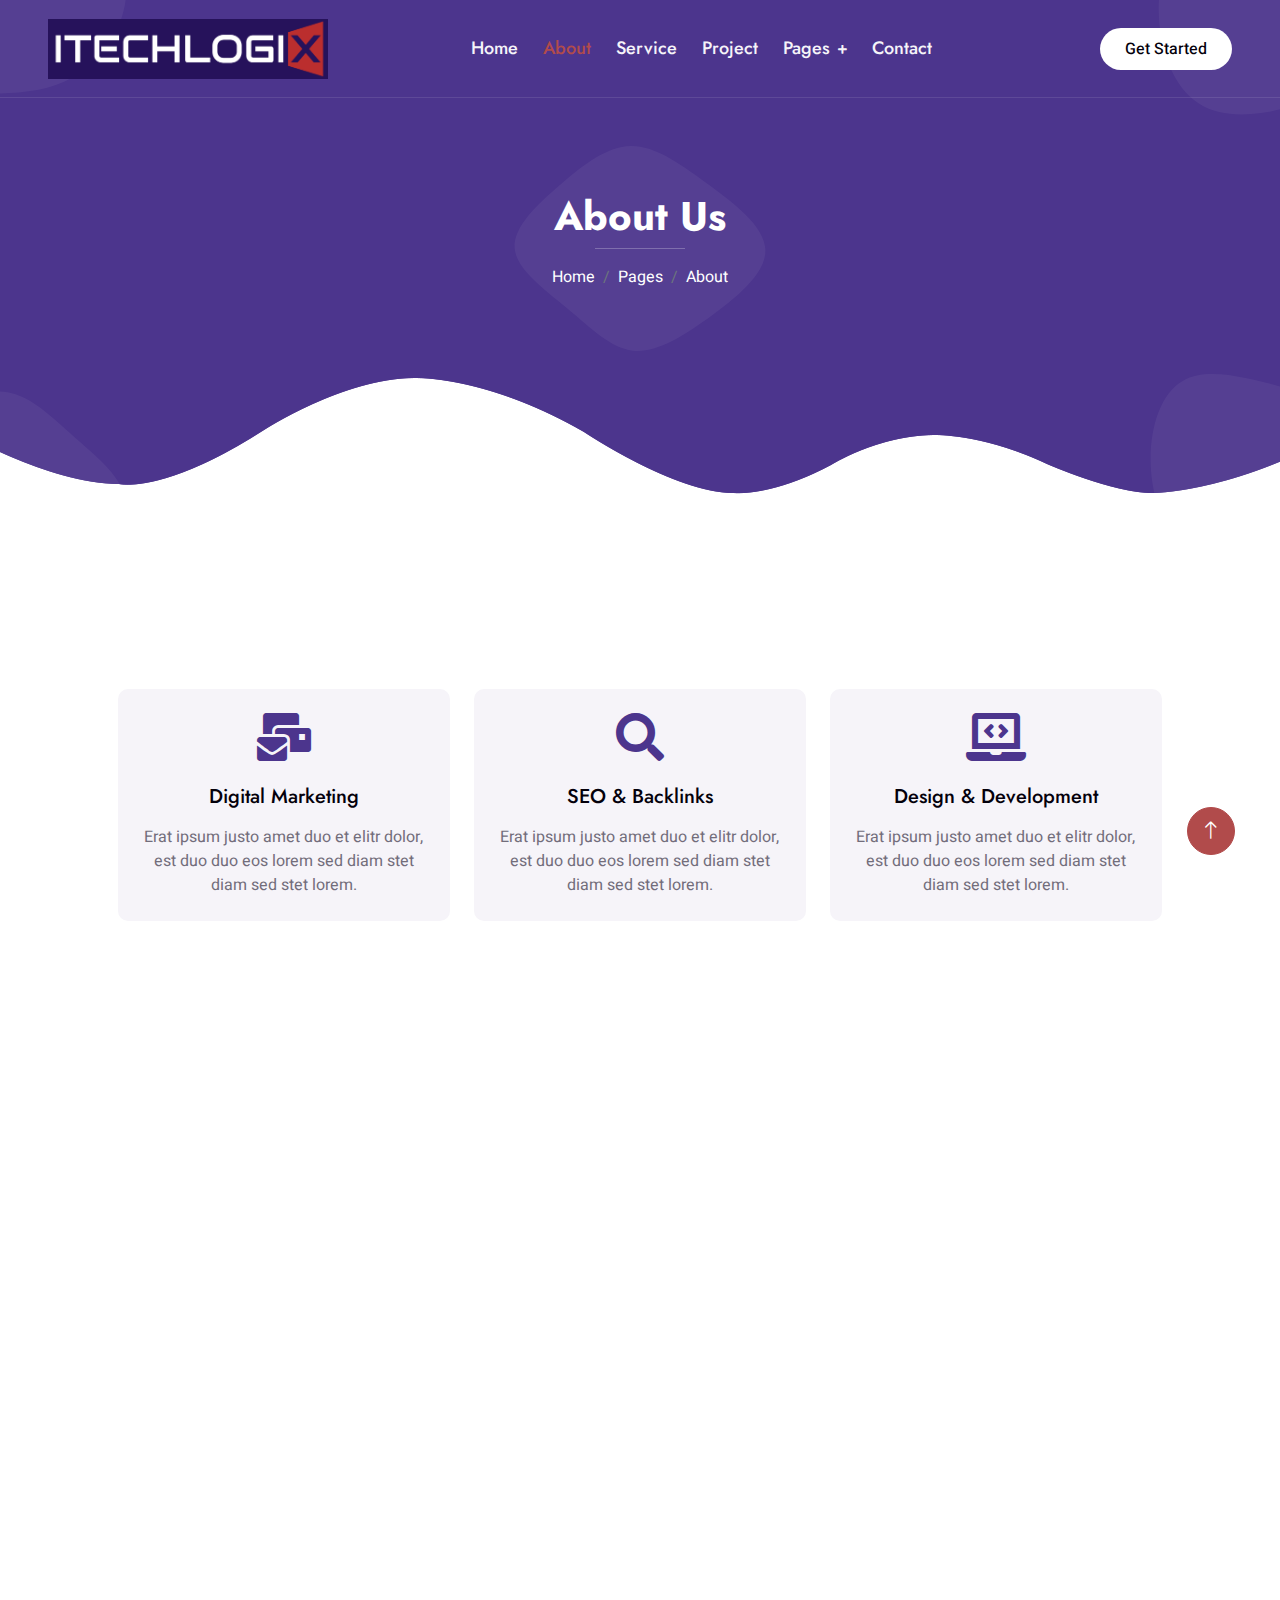
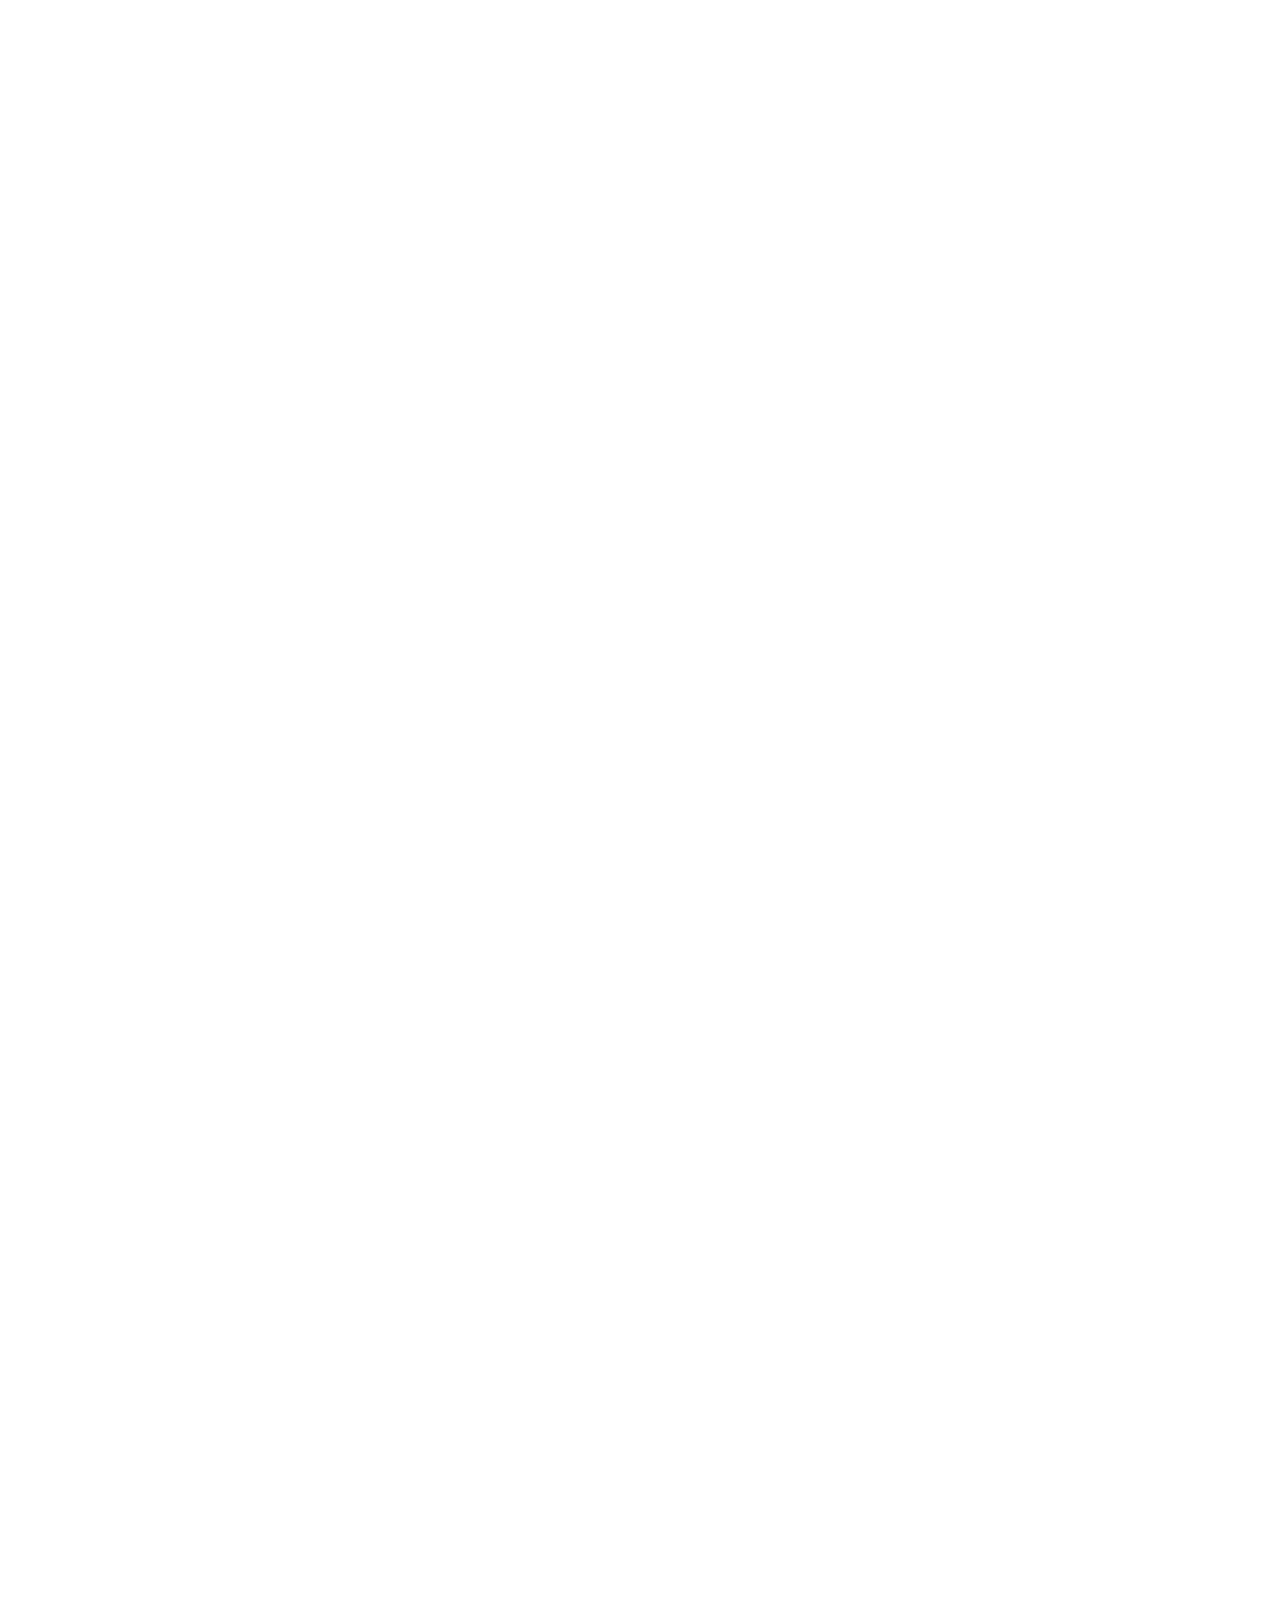
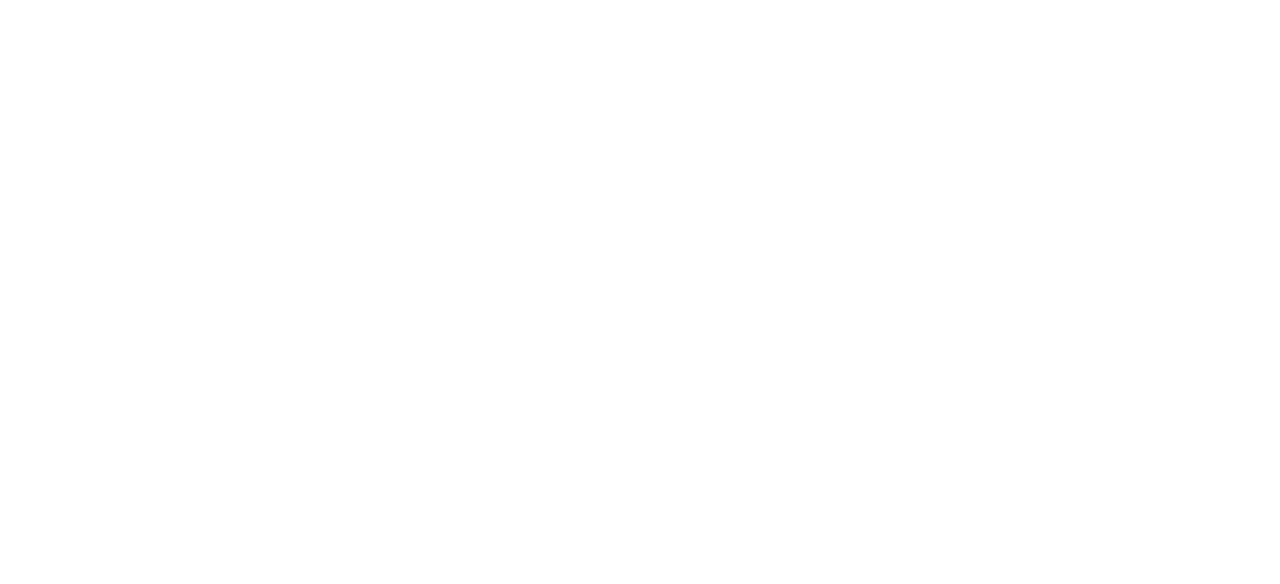
<file: about.html>
<!DOCTYPE html>
<html lang="en">

<head>
    <meta charset="utf-8">
    <title>ITECHLOGIX - Digital Cunsoltant</title>
    <meta content="width=device-width, initial-scale=1.0" name="viewport">
    <meta content="" name="keywords">
    <meta content="" name="description">

    <!-- Favicon -->
    <link href="img/favicon.ico" rel="icon">

    <!-- Google Web Fonts -->
    <link rel="preconnect" href="https://fonts.googleapis.com">
    <link rel="preconnect" href="https://fonts.gstatic.com" crossorigin>
    <link href="https://fonts.googleapis.com/css2?family=Heebo:wght@400;500&family=Jost:wght@500;600;700&display=swap" rel="stylesheet"> 

    <!-- Icon Font Stylesheet -->
    <link href="https://cdnjs.cloudflare.com/ajax/libs/font-awesome/5.10.0/css/all.min.css" rel="stylesheet">
    <link href="https://cdn.jsdelivr.net/npm/bootstrap-icons@1.4.1/font/bootstrap-icons.css" rel="stylesheet">

    <!-- Libraries Stylesheet -->
    <link href="lib/animate/animate.min.css" rel="stylesheet">
    <link href="lib/owlcarousel/assets/owl.carousel.min.css" rel="stylesheet">
    <link href="lib/lightbox/css/lightbox.min.css" rel="stylesheet">

    <!-- Customized Bootstrap Stylesheet -->
    <link href="css/bootstrap.min.css" rel="stylesheet">

    <!-- Template Stylesheet -->
    <link href="css/style.css" rel="stylesheet">
</head>

<body>
    <div class="container-xxl bg-white p-0">
        <!-- Spinner Start -->
        <div id="spinner" class="show bg-white position-fixed translate-middle w-100 vh-100 top-50 start-50 d-flex align-items-center justify-content-center">
            <div class="spinner-grow text-primary" style="width: 3rem; height: 3rem;" role="status">
                <span class="sr-only">Loading...</span>
            </div>
        </div>
        <!-- Spinner End -->


        <!-- Navbar & Hero Start -->
        <div class="container-xxl position-relative p-0">
            <nav class="navbar navbar-expand-lg navbar-light px-4 px-lg-5 py-3 py-lg-0">
                <a href="" class="navbar-brand p-0">
                    <!-- <h1 class="m-0">DGital</h1> -->
                    <img src="img/logo2.png" alt="Logo">
                </a>
                <button class="navbar-toggler" type="button" data-bs-toggle="collapse" data-bs-target="#navbarCollapse">
                    <span class="fa fa-bars"></span>
                </button>
                <div class="collapse navbar-collapse" id="navbarCollapse">
                    <div class="navbar-nav mx-auto py-0">
                        <a href="index.html" class="nav-item nav-link">Home</a>
                        <a href="about.html" class="nav-item nav-link active">About</a>
                        <a href="service.html" class="nav-item nav-link">Service</a>
                        <a href="project.html" class="nav-item nav-link">Project</a>
                        <div class="nav-item dropdown">
                            <a href="#" class="nav-link dropdown-toggle" data-bs-toggle="dropdown">Pages</a>
                            <div class="dropdown-menu m-0">
                                <a href="team.html" class="dropdown-item">Our Team</a>
                                <a href="testimonial.html" class="dropdown-item">Testimonial</a>
                                <a href="404.html" class="dropdown-item">404 Page</a>
                            </div>
                        </div>
                        <a href="contact.html" class="nav-item nav-link">Contact</a>
                    </div>
                    <a href="" class="btn rounded-pill py-2 px-4 ms-3 d-none d-lg-block">Get Started</a>
                </div>
            </nav>

            <div class="container-xxl py-5 bg-primary hero-header">
                <div class="container my-5 py-5 px-lg-5">
                    <div class="row g-5 py-5">
                        <div class="col-12 text-center">
                            <h1 class="text-white animated slideInDown">About Us</h1>
                            <hr class="bg-white mx-auto mt-0" style="width: 90px;">
                            <nav aria-label="breadcrumb">
                                <ol class="breadcrumb justify-content-center">
                                    <li class="breadcrumb-item"><a class="text-white" href="#">Home</a></li>
                                    <li class="breadcrumb-item"><a class="text-white" href="#">Pages</a></li>
                                    <li class="breadcrumb-item text-white active" aria-current="page">About</li>
                                </ol>
                            </nav>
                        </div>
                    </div>
                </div>
            </div>
        </div>
        <!-- Navbar & Hero End -->


        <!-- Feature Start -->
        <div class="container-xxl py-5">
            <div class="container py-5 px-lg-5">
                <div class="row g-4">
                    <div class="col-lg-4 wow fadeInUp" data-wow-delay="0.1s">
                        <div class="feature-item bg-light rounded text-center p-4">
                            <i class="fa fa-3x fa-mail-bulk text-primary mb-4"></i>
                            <h5 class="mb-3">Digital Marketing</h5>
                            <p class="m-0">Erat ipsum justo amet duo et elitr dolor, est duo duo eos lorem sed diam stet diam sed stet lorem.</p>
                        </div>
                    </div>
                    <div class="col-lg-4 wow fadeInUp" data-wow-delay="0.3s">
                        <div class="feature-item bg-light rounded text-center p-4">
                            <i class="fa fa-3x fa-search text-primary mb-4"></i>
                            <h5 class="mb-3">SEO & Backlinks</h5>
                            <p class="m-0">Erat ipsum justo amet duo et elitr dolor, est duo duo eos lorem sed diam stet diam sed stet lorem.</p>
                        </div>
                    </div>
                    <div class="col-lg-4 wow fadeInUp" data-wow-delay="0.5s">
                        <div class="feature-item bg-light rounded text-center p-4">
                            <i class="fa fa-3x fa-laptop-code text-primary mb-4"></i>
                            <h5 class="mb-3">Design & Development</h5>
                            <p class="m-0">Erat ipsum justo amet duo et elitr dolor, est duo duo eos lorem sed diam stet diam sed stet lorem.</p>
                        </div>
                    </div>
                </div>
            </div>
        </div>
        <!-- Feature End -->


        <!-- About Start -->
        <div class="container-xxl py-5">
            <div class="container py-5 px-lg-5">
                <div class="row g-5 align-items-center">
                    <div class="col-lg-6 wow fadeInUp" data-wow-delay="0.1s">
                        <p class="section-title text-secondary">About Us<span></span></p>
                        <h1 class="mb-5">#1 Digital solution with 10 years of experience</h1>
                        <p class="mb-4">Diam dolor diam ipsum et tempor sit. Aliqu diam amet diam et eos labore. Clita erat ipsum et lorem et sit, sed stet no labore lorem sit clita duo justo eirmod magna dolore erat amet</p>
                        <div class="skill mb-4">
                            <div class="d-flex justify-content-between">
                                <p class="mb-2">Digital Marketing</p>
                                <p class="mb-2">85%</p>
                            </div>
                            <div class="progress">
                                <div class="progress-bar bg-primary" role="progressbar" aria-valuenow="85" aria-valuemin="0" aria-valuemax="100"></div>
                            </div>
                        </div>
                        <div class="skill mb-4">
                            <div class="d-flex justify-content-between">
                                <p class="mb-2">SEO & Backlinks</p>
                                <p class="mb-2">90%</p>
                            </div>
                            <div class="progress">
                                <div class="progress-bar bg-secondary" role="progressbar" aria-valuenow="90" aria-valuemin="0" aria-valuemax="100"></div>
                            </div>
                        </div>
                        <div class="skill mb-4">
                            <div class="d-flex justify-content-between">
                                <p class="mb-2">Design & Development</p>
                                <p class="mb-2">95%</p>
                            </div>
                            <div class="progress">
                                <div class="progress-bar bg-dark" role="progressbar" aria-valuenow="95" aria-valuemin="0" aria-valuemax="100"></div>
                            </div>
                        </div>
                        <a href="" class="btn btn-primary py-sm-3 px-sm-5 rounded-pill mt-3">Read More</a>
                    </div>
                    <div class="col-lg-6">
                        <img class="img-fluid wow zoomIn" data-wow-delay="0.5s" src="img/about.png">
                    </div>
                </div>
            </div>
        </div>
        <!-- About End -->


        <!-- Facts Start -->
        <div class="container-xxl bg-primary fact py-5 wow fadeInUp" data-wow-delay="0.1s">
            <div class="container py-5 px-lg-5">
                <div class="row g-4">
                    <div class="col-md-6 col-lg-3 text-center wow fadeIn" data-wow-delay="0.1s">
                        <i class="fa fa-certificate fa-3x text-secondary mb-3"></i>
                        <h1 class="text-white mb-2" data-toggle="counter-up">1234</h1>
                        <p class="text-white mb-0">Years Experience</p>
                    </div>
                    <div class="col-md-6 col-lg-3 text-center wow fadeIn" data-wow-delay="0.3s">
                        <i class="fa fa-users-cog fa-3x text-secondary mb-3"></i>
                        <h1 class="text-white mb-2" data-toggle="counter-up">1234</h1>
                        <p class="text-white mb-0">Team Members</p>
                    </div>
                    <div class="col-md-6 col-lg-3 text-center wow fadeIn" data-wow-delay="0.5s">
                        <i class="fa fa-users fa-3x text-secondary mb-3"></i>
                        <h1 class="text-white mb-2" data-toggle="counter-up">1234</h1>
                        <p class="text-white mb-0">Satisfied Clients</p>
                    </div>
                    <div class="col-md-6 col-lg-3 text-center wow fadeIn" data-wow-delay="0.7s">
                        <i class="fa fa-check fa-3x text-secondary mb-3"></i>
                        <h1 class="text-white mb-2" data-toggle="counter-up">1234</h1>
                        <p class="text-white mb-0">Compleate Projects</p>
                    </div>
                </div>
            </div>
        </div>
        <!-- Facts End -->
        

        <!-- Team Start -->
        <div class="container-xxl py-5">
            <div class="container py-5 px-lg-5">
                <div class="wow fadeInUp" data-wow-delay="0.1s">
                    <p class="section-title text-secondary justify-content-center"><span></span>Our Team<span></span></p>
                    <h1 class="text-center mb-5">Our Team Members</h1>
                </div>
                <div class="row g-4">
                    <div class="col-lg-4 col-md-6 wow fadeInUp" data-wow-delay="0.1s">
                        <div class="team-item bg-light rounded">
                            <div class="text-center border-bottom p-4">
                                <img class="img-fluid rounded-circle mb-4" src="img/team-1.jpg" alt="">
                                <h5>John Doe</h5>
                                <span>CEO & Founder</span>
                            </div>
                            <div class="d-flex justify-content-center p-4">
                                <a class="btn btn-square mx-1" href=""><i class="fab fa-facebook-f"></i></a>
                                <a class="btn btn-square mx-1" href=""><i class="fab fa-twitter"></i></a>
                                <a class="btn btn-square mx-1" href=""><i class="fab fa-instagram"></i></a>
                                <a class="btn btn-square mx-1" href=""><i class="fab fa-linkedin-in"></i></a>
                            </div>
                        </div>
                    </div>
                    <div class="col-lg-4 col-md-6 wow fadeInUp" data-wow-delay="0.3s">
                        <div class="team-item bg-light rounded">
                            <div class="text-center border-bottom p-4">
                                <img class="img-fluid rounded-circle mb-4" src="img/team-2.jpg" alt="">
                                <h5>Jessica Brown</h5>
                                <span>Web Designer</span>
                            </div>
                            <div class="d-flex justify-content-center p-4">
                                <a class="btn btn-square mx-1" href=""><i class="fab fa-facebook-f"></i></a>
                                <a class="btn btn-square mx-1" href=""><i class="fab fa-twitter"></i></a>
                                <a class="btn btn-square mx-1" href=""><i class="fab fa-instagram"></i></a>
                                <a class="btn btn-square mx-1" href=""><i class="fab fa-linkedin-in"></i></a>
                            </div>
                        </div>
                    </div>
                    <div class="col-lg-4 col-md-6 wow fadeInUp" data-wow-delay="0.5s">
                        <div class="team-item bg-light rounded">
                            <div class="text-center border-bottom p-4">
                                <img class="img-fluid rounded-circle mb-4" src="img/team-3.jpg" alt="">
                                <h5>Tony Johnson</h5>
                                <span>SEO Expert</span>
                            </div>
                            <div class="d-flex justify-content-center p-4">
                                <a class="btn btn-square mx-1" href=""><i class="fab fa-facebook-f"></i></a>
                                <a class="btn btn-square mx-1" href=""><i class="fab fa-twitter"></i></a>
                                <a class="btn btn-square mx-1" href=""><i class="fab fa-instagram"></i></a>
                                <a class="btn btn-square mx-1" href=""><i class="fab fa-linkedin-in"></i></a>
                            </div>
                        </div>
                    </div>
                </div>
            </div>
        </div>
        <!-- Team End -->
        

        <!-- Footer Start -->
        <div class="container-fluid bg-primary text-light footer wow fadeIn" data-wow-delay="0.1s">
            <div class="container py-5 px-lg-5">
                <div class="row g-5">
                    <div class="col-md-6 col-lg-3">
                        <p class="section-title text-white h5 mb-4">Address<span></span></p>
                        <p><i class="fa fa-map-marker-alt me-3"></i>123 Street, New York, USA</p>
                        <p><i class="fa fa-phone-alt me-3"></i>+012 345 67890</p>
                        <p><i class="fa fa-envelope me-3"></i>info@example.com</p>
                        <div class="d-flex pt-2">
                            <a class="btn btn-outline-light btn-social" href=""><i class="fab fa-twitter"></i></a>
                            <a class="btn btn-outline-light btn-social" href=""><i class="fab fa-facebook-f"></i></a>
                            <a class="btn btn-outline-light btn-social" href=""><i class="fab fa-instagram"></i></a>
                            <a class="btn btn-outline-light btn-social" href=""><i class="fab fa-linkedin-in"></i></a>
                        </div>
                    </div>
                    <div class="col-md-6 col-lg-3">
                        <p class="section-title text-white h5 mb-4">Quick Link<span></span></p>
                        <a class="btn btn-link" href="">About Us</a>
                        <a class="btn btn-link" href="">Contact Us</a>
                        <a class="btn btn-link" href="">Privacy Policy</a>
                        <a class="btn btn-link" href="">Terms & Condition</a>
                        <a class="btn btn-link" href="">Career</a>
                    </div>
                    <div class="col-md-6 col-lg-3">
                        <p class="section-title text-white h5 mb-4">Gallery<span></span></p>
                        <div class="row g-2">
                            <div class="col-4">
                                <img class="img-fluid" src="img/portfolio-1.jpg" alt="Image">
                            </div>
                            <div class="col-4">
                                <img class="img-fluid" src="img/portfolio-2.jpg" alt="Image">
                            </div>
                            <div class="col-4">
                                <img class="img-fluid" src="img/portfolio-3.jpg" alt="Image">
                            </div>
                            <div class="col-4">
                                <img class="img-fluid" src="img/portfolio-4.jpg" alt="Image">
                            </div>
                            <div class="col-4">
                                <img class="img-fluid" src="img/portfolio-5.jpg" alt="Image">
                            </div>
                            <div class="col-4">
                                <img class="img-fluid" src="img/portfolio-6.jpg" alt="Image">
                            </div>
                        </div>
                    </div>
                    <div class="col-md-6 col-lg-3">
                        <p class="section-title text-white h5 mb-4">Newsletter<span></span></p>
                        <p>Lorem ipsum dolor sit amet elit. Phasellus nec pretium mi. Curabitur facilisis ornare velit non vulpu</p>
                        <div class="position-relative w-100 mt-3">
                            <input class="form-control border-0 rounded-pill w-100 ps-4 pe-5" type="text" placeholder="Your Email" style="height: 48px;">
                            <button type="button" class="btn shadow-none position-absolute top-0 end-0 mt-1 me-2"><i class="fa fa-paper-plane text-primary fs-4"></i></button>
                        </div>
                    </div>
                </div>
            </div>
            <div class="container px-lg-5">
                <div class="copyright">
                    <div class="row">
                        <div class="col-md-6 text-center text-md-start mb-3 mb-md-0">
                            &copy; <a class="border-bottom" href="#">Your Site Name</a>, All Right Reserved. 
							
							<!--/*** This template is free as long as you keep the footer author’s credit link/attribution link/backlink. If you'd like to use the template without the footer author’s credit link/attribution link/backlink, you can purchase the Credit Removal License from "https://htmlcodex.com/credit-removal". Thank you for your support. ***/-->
							Designed By <a class="border-bottom" href="https://htmlcodex.com">HTML Codex</a><br><br> 
                            Distributed By a <a class="border-bottom" href="https://themewagon.com" target="_blank">ThemeWagon</a>
                        </div>
                        <div class="col-md-6 text-center text-md-end">
                            <div class="footer-menu">
                                <a href="">Home</a>
                                <a href="">Cookies</a>
                                <a href="">Help</a>
                                <a href="">FQAs</a>
                            </div>
                        </div>
                    </div>
                </div>
            </div>
        </div>
        <!-- Footer End -->


        <!-- Back to Top -->
        <a href="#" class="btn btn-lg btn-secondary btn-lg-square back-to-top"><i class="bi bi-arrow-up"></i></a>
    </div>

    <!-- JavaScript Libraries -->
    <script src="https://code.jquery.com/jquery-3.4.1.min.js"></script>
    <script src="https://cdn.jsdelivr.net/npm/bootstrap@5.0.0/dist/js/bootstrap.bundle.min.js"></script>
    <script src="lib/wow/wow.min.js"></script>
    <script src="lib/easing/easing.min.js"></script>
    <script src="lib/waypoints/waypoints.min.js"></script>
    <script src="lib/counterup/counterup.min.js"></script>
    <script src="lib/owlcarousel/owl.carousel.min.js"></script>
    <script src="lib/isotope/isotope.pkgd.min.js"></script>
    <script src="lib/lightbox/js/lightbox.min.js"></script>

    <!-- Template Javascript -->
    <script src="js/main.js"></script>
</body>

</html>
</file>
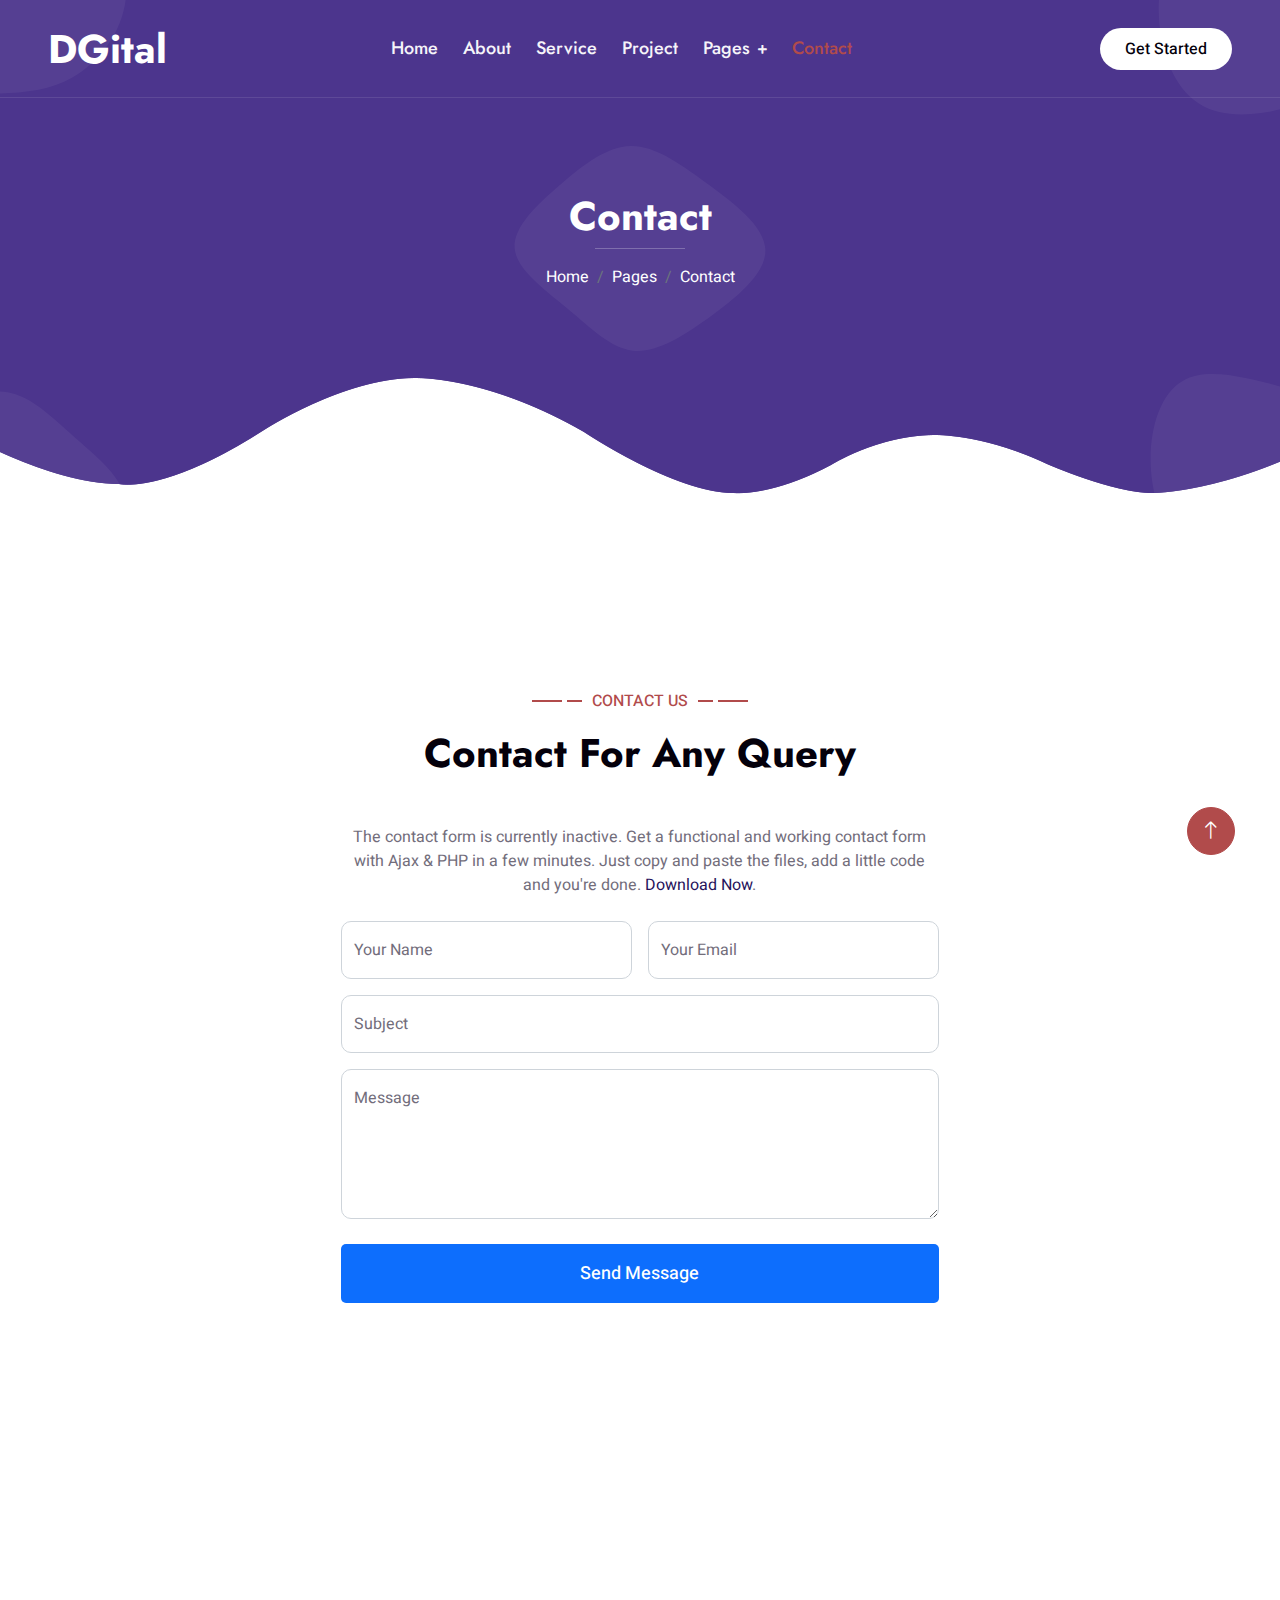
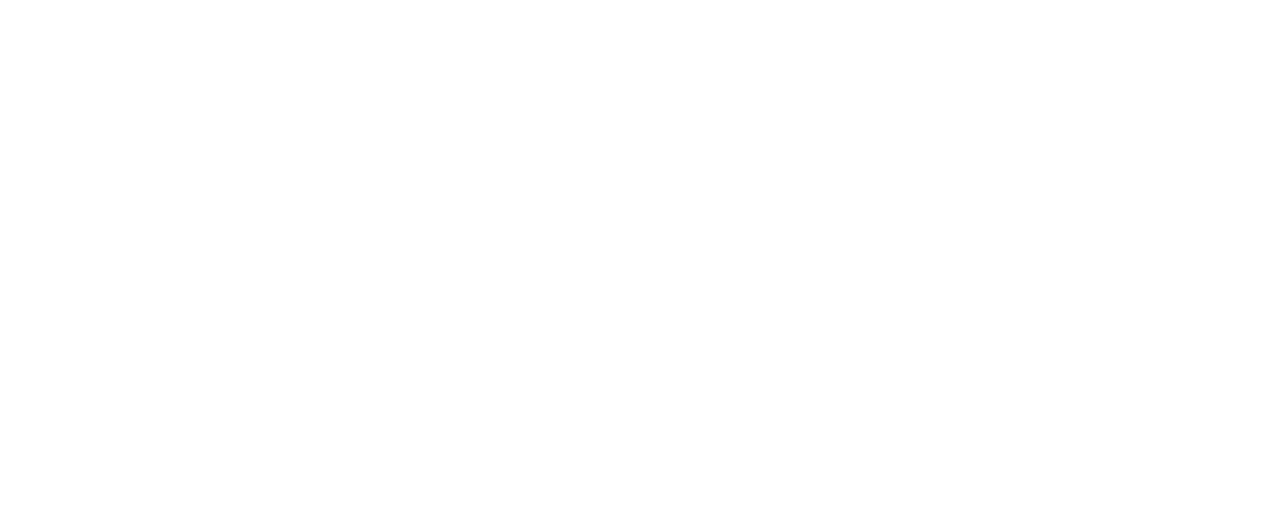
<file: contact.html>
<!DOCTYPE html>
<html lang="en">

<head>
    <meta charset="utf-8">
    <title>ITECHLOGIX - Digital Cunsoltant</title>
    <meta content="width=device-width, initial-scale=1.0" name="viewport">
    <meta content="" name="keywords">
    <meta content="" name="description">

    <!-- Favicon -->
    <link href="img/favicon.ico" rel="icon">

    <!-- Google Web Fonts -->
    <link rel="preconnect" href="https://fonts.googleapis.com">
    <link rel="preconnect" href="https://fonts.gstatic.com" crossorigin>
    <link href="https://fonts.googleapis.com/css2?family=Heebo:wght@400;500&family=Jost:wght@500;600;700&display=swap" rel="stylesheet"> 

    <!-- Icon Font Stylesheet -->
    <link href="https://cdnjs.cloudflare.com/ajax/libs/font-awesome/5.10.0/css/all.min.css" rel="stylesheet">
    <link href="https://cdn.jsdelivr.net/npm/bootstrap-icons@1.4.1/font/bootstrap-icons.css" rel="stylesheet">

    <!-- Libraries Stylesheet -->
    <link href="lib/animate/animate.min.css" rel="stylesheet">
    <link href="lib/owlcarousel/assets/owl.carousel.min.css" rel="stylesheet">
    <link href="lib/lightbox/css/lightbox.min.css" rel="stylesheet">

    <!-- Customized Bootstrap Stylesheet -->
    <link href="css/bootstrap.min.css" rel="stylesheet">

    <!-- Template Stylesheet -->
    <link href="css/style.css" rel="stylesheet">
</head>

<body>
    <div class="container-xxl bg-white p-0">
        <!-- Spinner Start -->
        <div id="spinner" class="show bg-white position-fixed translate-middle w-100 vh-100 top-50 start-50 d-flex align-items-center justify-content-center">
            <div class="spinner-grow text-primary" style="width: 3rem; height: 3rem;" role="status">
                <span class="sr-only">Loading...</span>
            </div>
        </div>
        <!-- Spinner End -->


        <!-- Navbar & Hero Start -->
        <div class="container-xxl position-relative p-0">
            <nav class="navbar navbar-expand-lg navbar-light px-4 px-lg-5 py-3 py-lg-0">
                <a href="" class="navbar-brand p-0">
                    <h1 class="m-0">DGital</h1>
                    <!-- <img src="img/logo.png" alt="Logo"> -->
                </a>
                <button class="navbar-toggler" type="button" data-bs-toggle="collapse" data-bs-target="#navbarCollapse">
                    <span class="fa fa-bars"></span>
                </button>
                <div class="collapse navbar-collapse" id="navbarCollapse">
                    <div class="navbar-nav mx-auto py-0">
                        <a href="index.html" class="nav-item nav-link">Home</a>
                        <a href="about.html" class="nav-item nav-link">About</a>
                        <a href="service.html" class="nav-item nav-link">Service</a>
                        <a href="project.html" class="nav-item nav-link">Project</a>
                        <div class="nav-item dropdown">
                            <a href="#" class="nav-link dropdown-toggle" data-bs-toggle="dropdown">Pages</a>
                            <div class="dropdown-menu m-0">
                                <a href="team.html" class="dropdown-item">Our Team</a>
                                <a href="testimonial.html" class="dropdown-item">Testimonial</a>
                                <a href="404.html" class="dropdown-item">404 Page</a>
                            </div>
                        </div>
                        <a href="contact.html" class="nav-item nav-link active">Contact</a>
                    </div>
                    <a href="" class="btn rounded-pill py-2 px-4 ms-3 d-none d-lg-block">Get Started</a>
                </div>
            </nav>

            <div class="container-xxl py-5 bg-primary hero-header">
                <div class="container my-5 py-5 px-lg-5">
                    <div class="row g-5 py-5">
                        <div class="col-12 text-center">
                            <h1 class="text-white animated slideInDown">Contact</h1>
                            <hr class="bg-white mx-auto mt-0" style="width: 90px;">
                            <nav aria-label="breadcrumb">
                                <ol class="breadcrumb justify-content-center">
                                    <li class="breadcrumb-item"><a class="text-white" href="#">Home</a></li>
                                    <li class="breadcrumb-item"><a class="text-white" href="#">Pages</a></li>
                                    <li class="breadcrumb-item text-white active" aria-current="page">Contact</li>
                                </ol>
                            </nav>
                        </div>
                    </div>
                </div>
            </div>
        </div>
        <!-- Navbar & Hero End -->


        <!-- Contact Start -->
        <div class="container-xxl py-5">
            <div class="container py-5 px-lg-5">
                <div class="wow fadeInUp" data-wow-delay="0.1s">
                    <p class="section-title text-secondary justify-content-center"><span></span>Contact Us<span></span></p>
                    <h1 class="text-center mb-5">Contact For Any Query</h1>
                </div>
                <div class="row justify-content-center">
                    <div class="col-lg-7">
                        <div class="wow fadeInUp" id="contact_form" data-wow-delay="0.3s">
                            <p class="text-center mb-4">The contact form is currently inactive. Get a functional and working contact form with Ajax & PHP in a few minutes. Just copy and paste the files, add a little code and you're done. <a href="https://htmlcodex.com/contact-form">Download Now</a>.</p>
                            <form action="php/contact.php" method="POST" class="contact_form"> 
                                <div class="row g-3">
                                    <div class="col-md-6">
                                        <div class="form-floating">
                                            <input type="text" class="form-control" id="name" name="name" placeholder="Your Name">
                                            <label for="name">Your Name</label>
                                        </div>
                                    </div>
                                    <div class="col-md-6">
                                        <div class="form-floating">
                                            <input type="email" class="form-control" id="email" name="email" placeholder="Your Email">
                                            <label for="email">Your Email</label>
                                        </div>
                                    </div>
                                    <div class="col-12">
                                        <div class="form-floating">
                                            <input type="text" class="form-control" id="subject" name="subject" placeholder="Subject">
                                            <label for="subject">Subject</label>
                                        </div>
                                    </div>
                                    <div class="col-12">
                                        <div class="form-floating">
                                            <textarea class="form-control" placeholder="Leave a message here" id="message" name="message" style="height: 150px"></textarea>
                                            <label for="message">Message</label>
                                        </div>
                                    </div>
                                    <div class="col-12 button-area">
                                        <button class="btn btn-primary w-100 py-3" type="submit" name="submit" id="submit_form"
                                        >Send Message</button>
                                        <span></span>
                                    </div>
                                </div>
                            </form>
                        </div>
                    </div>
                </div>
            </div>
        </div>
        <!-- Contact End -->
        

        <!-- Footer Start -->
        <div class="container-fluid bg-primary text-light footer wow fadeIn" data-wow-delay="0.1s">
            <div class="container py-5 px-lg-5">
                <div class="row g-5">
                    <div class="col-md-6 col-lg-3">
                        <p class="section-title text-white h5 mb-4">Address<span></span></p>
                        <p><i class="fa fa-map-marker-alt me-3"></i>123 Street, New York, USA</p>
                        <p><i class="fa fa-phone-alt me-3"></i>+012 345 67890</p>
                        <p><i class="fa fa-envelope me-3"></i>info@example.com</p>
                        <div class="d-flex pt-2">
                            <a class="btn btn-outline-light btn-social" href=""><i class="fab fa-twitter"></i></a>
                            <a class="btn btn-outline-light btn-social" href=""><i class="fab fa-facebook-f"></i></a>
                            <a class="btn btn-outline-light btn-social" href=""><i class="fab fa-instagram"></i></a>
                            <a class="btn btn-outline-light btn-social" href=""><i class="fab fa-linkedin-in"></i></a>
                        </div>
                    </div>
                    <div class="col-md-6 col-lg-3">
                        <p class="section-title text-white h5 mb-4">Quick Link<span></span></p>
                        <a class="btn btn-link" href="">About Us</a>
                        <a class="btn btn-link" href="">Contact Us</a>
                        <a class="btn btn-link" href="">Privacy Policy</a>
                        <a class="btn btn-link" href="">Terms & Condition</a>
                        <a class="btn btn-link" href="">Career</a>
                    </div>
                    <div class="col-md-6 col-lg-3">
                        <p class="section-title text-white h5 mb-4">Gallery<span></span></p>
                        <div class="row g-2">
                            <div class="col-4">
                                <img class="img-fluid" src="img/portfolio-1.jpg" alt="Image">
                            </div>
                            <div class="col-4">
                                <img class="img-fluid" src="img/portfolio-2.jpg" alt="Image">
                            </div>
                            <div class="col-4">
                                <img class="img-fluid" src="img/portfolio-3.jpg" alt="Image">
                            </div>
                            <div class="col-4">
                                <img class="img-fluid" src="img/portfolio-4.jpg" alt="Image">
                            </div>
                            <div class="col-4">
                                <img class="img-fluid" src="img/portfolio-5.jpg" alt="Image">
                            </div>
                            <div class="col-4">
                                <img class="img-fluid" src="img/portfolio-6.jpg" alt="Image">
                            </div>
                        </div>
                    </div>
                    <div class="col-md-6 col-lg-3">
                        <p class="section-title text-white h5 mb-4">Newsletter<span></span></p>
                        <p>Lorem ipsum dolor sit amet elit. Phasellus nec pretium mi. Curabitur facilisis ornare velit non vulpu</p>
                        <div class="position-relative w-100 mt-3">
                            <input class="form-control border-0 rounded-pill w-100 ps-4 pe-5" type="text" placeholder="Your Email" style="height: 48px;">
                            <button type="button" class="btn shadow-none position-absolute top-0 end-0 mt-1 me-2"><i class="fa fa-paper-plane text-primary fs-4"></i></button>
                        </div>
                    </div>
                </div>
            </div>
            <div class="container px-lg-5">
                <div class="copyright">
                    <div class="row">
                        <div class="col-md-6 text-center text-md-start mb-3 mb-md-0">
                            &copy; <a class="border-bottom" href="#">Your Site Name</a>, All Right Reserved. 
							
							<!--/*** This template is free as long as you keep the footer author’s credit link/attribution link/backlink. If you'd like to use the template without the footer author’s credit link/attribution link/backlink, you can purchase the Credit Removal License from "https://htmlcodex.com/credit-removal". Thank you for your support. ***/-->
							Designed By <a class="border-bottom" href="https://htmlcodex.com">HTML Codex</a><br><br> 
                            Distributed By a <a class="border-bottom" href="https://themewagon.com" target="_blank">ThemeWagon</a>
                        </div>
                        <div class="col-md-6 text-center text-md-end">
                            <div class="footer-menu">
                                <a href="">Home</a>
                                <a href="">Cookies</a>
                                <a href="">Help</a>
                                <a href="">FQAs</a>
                            </div>
                        </div>
                    </div>
                </div>
            </div>
        </div>
        <!-- Footer End -->


        <!-- Back to Top -->
        <a href="#" class="btn btn-lg btn-secondary btn-lg-square back-to-top"><i class="bi bi-arrow-up"></i></a>
    </div>

    <!-- JavaScript Libraries -->
    <script src="https://code.jquery.com/jquery-3.4.1.min.js"></script>
    <script src="https://cdn.jsdelivr.net/npm/bootstrap@5.0.0/dist/js/bootstrap.bundle.min.js"></script>
    <script src="lib/wow/wow.min.js"></script>
    <script src="lib/easing/easing.min.js"></script>
    <script src="lib/waypoints/waypoints.min.js"></script>
    <script src="lib/counterup/counterup.min.js"></script>
    <script src="lib/owlcarousel/owl.carousel.min.js"></script>
    <script src="lib/isotope/isotope.pkgd.min.js"></script>
    <script src="lib/lightbox/js/lightbox.min.js"></script>


    <!-- Template Javascript -->
    <script src="js/main.js"></script>
    <script src="js/script.js"></script>
</body>

</html>
</file>
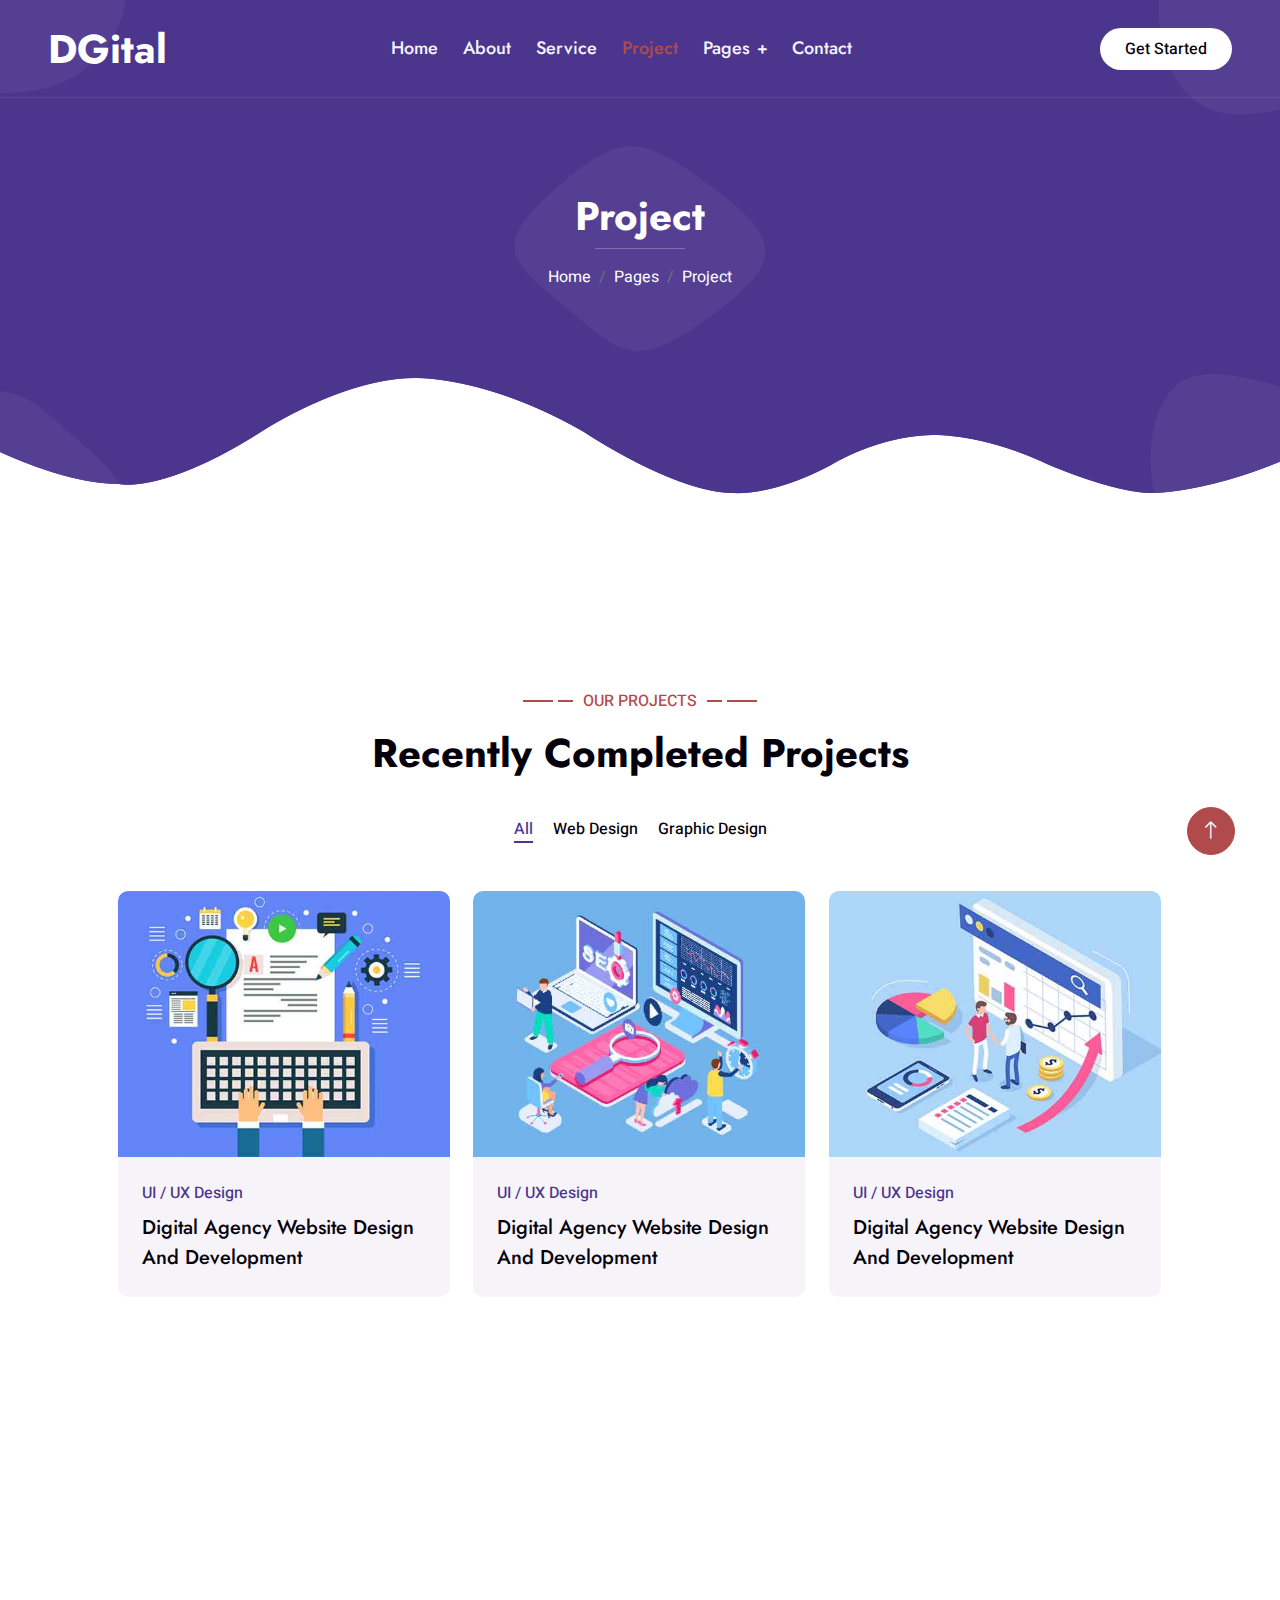
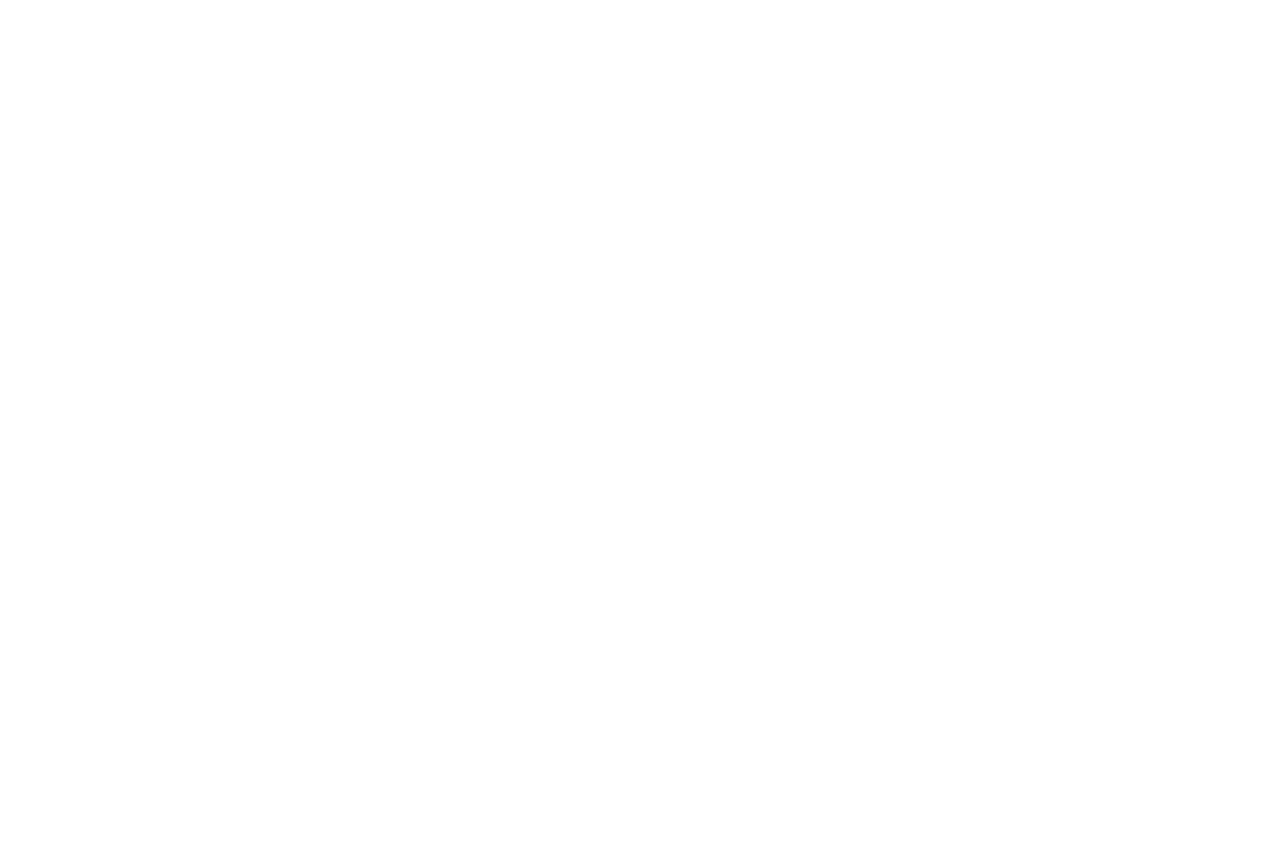
<file: project.html>
<!DOCTYPE html>
<html lang="en">

<head>
    <meta charset="utf-8">
    <title>ITECHLOGIX - Digital Cunsoltant</title>
    <meta content="width=device-width, initial-scale=1.0" name="viewport">
    <meta content="" name="keywords">
    <meta content="" name="description">

    <!-- Favicon -->
    <link href="img/favicon.ico" rel="icon">

    <!-- Google Web Fonts -->
    <link rel="preconnect" href="https://fonts.googleapis.com">
    <link rel="preconnect" href="https://fonts.gstatic.com" crossorigin>
    <link href="https://fonts.googleapis.com/css2?family=Heebo:wght@400;500&family=Jost:wght@500;600;700&display=swap" rel="stylesheet"> 

    <!-- Icon Font Stylesheet -->
    <link href="https://cdnjs.cloudflare.com/ajax/libs/font-awesome/5.10.0/css/all.min.css" rel="stylesheet">
    <link href="https://cdn.jsdelivr.net/npm/bootstrap-icons@1.4.1/font/bootstrap-icons.css" rel="stylesheet">

    <!-- Libraries Stylesheet -->
    <link href="lib/animate/animate.min.css" rel="stylesheet">
    <link href="lib/owlcarousel/assets/owl.carousel.min.css" rel="stylesheet">
    <link href="lib/lightbox/css/lightbox.min.css" rel="stylesheet">

    <!-- Customized Bootstrap Stylesheet -->
    <link href="css/bootstrap.min.css" rel="stylesheet">

    <!-- Template Stylesheet -->
    <link href="css/style.css" rel="stylesheet">
</head>

<body>
    <div class="container-xxl bg-white p-0">
        <!-- Spinner Start -->
        <div id="spinner" class="show bg-white position-fixed translate-middle w-100 vh-100 top-50 start-50 d-flex align-items-center justify-content-center">
            <div class="spinner-grow text-primary" style="width: 3rem; height: 3rem;" role="status">
                <span class="sr-only">Loading...</span>
            </div>
        </div>
        <!-- Spinner End -->


        <!-- Navbar & Hero Start -->
        <div class="container-xxl position-relative p-0">
            <nav class="navbar navbar-expand-lg navbar-light px-4 px-lg-5 py-3 py-lg-0">
                <a href="" class="navbar-brand p-0">
                    <h1 class="m-0">DGital</h1>
                    <!-- <img src="img/logo.png" alt="Logo"> -->
                </a>
                <button class="navbar-toggler" type="button" data-bs-toggle="collapse" data-bs-target="#navbarCollapse">
                    <span class="fa fa-bars"></span>
                </button>
                <div class="collapse navbar-collapse" id="navbarCollapse">
                    <div class="navbar-nav mx-auto py-0">
                        <a href="index.html" class="nav-item nav-link">Home</a>
                        <a href="about.html" class="nav-item nav-link">About</a>
                        <a href="service.html" class="nav-item nav-link">Service</a>
                        <a href="project.html" class="nav-item nav-link active">Project</a>
                        <div class="nav-item dropdown">
                            <a href="#" class="nav-link dropdown-toggle" data-bs-toggle="dropdown">Pages</a>
                            <div class="dropdown-menu m-0">
                                <a href="team.html" class="dropdown-item">Our Team</a>
                                <a href="testimonial.html" class="dropdown-item">Testimonial</a>
                                <a href="404.html" class="dropdown-item">404 Page</a>
                            </div>
                        </div>
                        <a href="contact.html" class="nav-item nav-link">Contact</a>
                    </div>
                    <a href="" class="btn rounded-pill py-2 px-4 ms-3 d-none d-lg-block">Get Started</a>
                </div>
            </nav>

            <div class="container-xxl py-5 bg-primary hero-header">
                <div class="container my-5 py-5 px-lg-5">
                    <div class="row g-5 py-5">
                        <div class="col-12 text-center">
                            <h1 class="text-white animated slideInDown">Project</h1>
                            <hr class="bg-white mx-auto mt-0" style="width: 90px;">
                            <nav aria-label="breadcrumb">
                                <ol class="breadcrumb justify-content-center">
                                    <li class="breadcrumb-item"><a class="text-white" href="#">Home</a></li>
                                    <li class="breadcrumb-item"><a class="text-white" href="#">Pages</a></li>
                                    <li class="breadcrumb-item text-white active" aria-current="page">Project</li>
                                </ol>
                            </nav>
                        </div>
                    </div>
                </div>
            </div>
        </div>
        <!-- Navbar & Hero End -->


        <!-- Projects Start -->
        <div class="container-xxl py-5">
            <div class="container py-5 px-lg-5">
                <div class="wow fadeInUp" data-wow-delay="0.1s">
                    <p class="section-title text-secondary justify-content-center"><span></span>Our Projects<span></span></p>
                    <h1 class="text-center mb-5">Recently Completed Projects</h1>
                </div>
                <div class="row mt-n2 wow fadeInUp" data-wow-delay="0.3s">
                    <div class="col-12 text-center">
                        <ul class="list-inline mb-5" id="portfolio-flters">
                            <li class="mx-2 active" data-filter="*">All</li>
                            <li class="mx-2" data-filter=".first">Web Design</li>
                            <li class="mx-2" data-filter=".second">Graphic Design</li>
                        </ul>
                    </div>
                </div>
                <div class="row g-4 portfolio-container">
                    <div class="col-lg-4 col-md-6 portfolio-item first wow fadeInUp" data-wow-delay="0.1s">
                        <div class="rounded overflow-hidden">
                            <div class="position-relative overflow-hidden">
                                <img class="img-fluid w-100" src="img/portfolio-1.jpg" alt="">
                                <div class="portfolio-overlay">
                                    <a class="btn btn-square btn-outline-light mx-1" href="img/portfolio-1.jpg" data-lightbox="portfolio"><i class="fa fa-eye"></i></a>
                                    <a class="btn btn-square btn-outline-light mx-1" href=""><i class="fa fa-link"></i></a>
                                </div>
                            </div>
                            <div class="bg-light p-4">
                                <p class="text-primary fw-medium mb-2">UI / UX Design</p>
                                <h5 class="lh-base mb-0">Digital Agency Website Design And Development</a>
                            </div>
                        </div>
                    </div>
                    <div class="col-lg-4 col-md-6 portfolio-item second wow fadeInUp" data-wow-delay="0.3s">
                        <div class="rounded overflow-hidden">
                            <div class="position-relative overflow-hidden">
                                <img class="img-fluid w-100" src="img/portfolio-2.jpg" alt="">
                                <div class="portfolio-overlay">
                                    <a class="btn btn-square btn-outline-light mx-1" href="img/portfolio-2.jpg" data-lightbox="portfolio"><i class="fa fa-eye"></i></a>
                                    <a class="btn btn-square btn-outline-light mx-1" href=""><i class="fa fa-link"></i></a>
                                </div>
                            </div>
                            <div class="bg-light p-4">
                                <p class="text-primary fw-medium mb-2">UI / UX Design</p>
                                <h5 class="lh-base mb-0">Digital Agency Website Design And Development</a>
                            </div>
                        </div>
                    </div>
                    <div class="col-lg-4 col-md-6 portfolio-item first wow fadeInUp" data-wow-delay="0.5s">
                        <div class="rounded overflow-hidden">
                            <div class="position-relative overflow-hidden">
                                <img class="img-fluid w-100" src="img/portfolio-3.jpg" alt="">
                                <div class="portfolio-overlay">
                                    <a class="btn btn-square btn-outline-light mx-1" href="img/portfolio-3.jpg" data-lightbox="portfolio"><i class="fa fa-eye"></i></a>
                                    <a class="btn btn-square btn-outline-light mx-1" href=""><i class="fa fa-link"></i></a>
                                </div>
                            </div>
                            <div class="bg-light p-4">
                                <p class="text-primary fw-medium mb-2">UI / UX Design</p>
                                <h5 class="lh-base mb-0">Digital Agency Website Design And Development</a>
                            </div>
                        </div>
                    </div>
                    <div class="col-lg-4 col-md-6 portfolio-item second wow fadeInUp" data-wow-delay="0.1s">
                        <div class="rounded overflow-hidden">
                            <div class="position-relative overflow-hidden">
                                <img class="img-fluid w-100" src="img/portfolio-4.jpg" alt="">
                                <div class="portfolio-overlay">
                                    <a class="btn btn-square btn-outline-light mx-1" href="img/portfolio-4.jpg" data-lightbox="portfolio"><i class="fa fa-eye"></i></a>
                                    <a class="btn btn-square btn-outline-light mx-1" href=""><i class="fa fa-link"></i></a>
                                </div>
                            </div>
                            <div class="bg-light p-4">
                                <p class="text-primary fw-medium mb-2">UI / UX Design</p>
                                <h5 class="lh-base mb-0">Digital Agency Website Design And Development</a>
                            </div>
                        </div>
                    </div>
                    <div class="col-lg-4 col-md-6 portfolio-item first wow fadeInUp" data-wow-delay="0.3s">
                        <div class="rounded overflow-hidden">
                            <div class="position-relative overflow-hidden">
                                <img class="img-fluid w-100" src="img/portfolio-5.jpg" alt="">
                                <div class="portfolio-overlay">
                                    <a class="btn btn-square btn-outline-light mx-1" href="img/portfolio-5.jpg" data-lightbox="portfolio"><i class="fa fa-eye"></i></a>
                                    <a class="btn btn-square btn-outline-light mx-1" href=""><i class="fa fa-link"></i></a>
                                </div>
                            </div>
                            <div class="bg-light p-4">
                                <p class="text-primary fw-medium mb-2">UI / UX Design</p>
                                <h5 class="lh-base mb-0">Digital Agency Website Design And Development</a>
                            </div>
                        </div>
                    </div>
                    <div class="col-lg-4 col-md-6 portfolio-item second wow fadeInUp" data-wow-delay="0.5s">
                        <div class="rounded overflow-hidden">
                            <div class="position-relative overflow-hidden">
                                <img class="img-fluid w-100" src="img/portfolio-6.jpg" alt="">
                                <div class="portfolio-overlay">
                                    <a class="btn btn-square btn-outline-light mx-1" href="img/portfolio-6.jpg" data-lightbox="portfolio"><i class="fa fa-eye"></i></a>
                                    <a class="btn btn-square btn-outline-light mx-1" href=""><i class="fa fa-link"></i></a>
                                </div>
                            </div>
                            <div class="bg-light p-4">
                                <p class="text-primary fw-medium mb-2">UI / UX Design</p>
                                <h5 class="lh-base mb-0">Digital Agency Website Design And Development</a>
                            </div>
                        </div>
                    </div>
                </div>
            </div>
        </div>
        <!-- Projects End -->
        

        <!-- Footer Start -->
        <div class="container-fluid bg-primary text-light footer wow fadeIn" data-wow-delay="0.1s">
            <div class="container py-5 px-lg-5">
                <div class="row g-5">
                    <div class="col-md-6 col-lg-3">
                        <p class="section-title text-white h5 mb-4">Address<span></span></p>
                        <p><i class="fa fa-map-marker-alt me-3"></i>123 Street, New York, USA</p>
                        <p><i class="fa fa-phone-alt me-3"></i>+012 345 67890</p>
                        <p><i class="fa fa-envelope me-3"></i>info@example.com</p>
                        <div class="d-flex pt-2">
                            <a class="btn btn-outline-light btn-social" href=""><i class="fab fa-twitter"></i></a>
                            <a class="btn btn-outline-light btn-social" href=""><i class="fab fa-facebook-f"></i></a>
                            <a class="btn btn-outline-light btn-social" href=""><i class="fab fa-instagram"></i></a>
                            <a class="btn btn-outline-light btn-social" href=""><i class="fab fa-linkedin-in"></i></a>
                        </div>
                    </div>
                    <div class="col-md-6 col-lg-3">
                        <p class="section-title text-white h5 mb-4">Quick Link<span></span></p>
                        <a class="btn btn-link" href="">About Us</a>
                        <a class="btn btn-link" href="">Contact Us</a>
                        <a class="btn btn-link" href="">Privacy Policy</a>
                        <a class="btn btn-link" href="">Terms & Condition</a>
                        <a class="btn btn-link" href="">Career</a>
                    </div>
                    <div class="col-md-6 col-lg-3">
                        <p class="section-title text-white h5 mb-4">Gallery<span></span></p>
                        <div class="row g-2">
                            <div class="col-4">
                                <img class="img-fluid" src="img/portfolio-1.jpg" alt="Image">
                            </div>
                            <div class="col-4">
                                <img class="img-fluid" src="img/portfolio-2.jpg" alt="Image">
                            </div>
                            <div class="col-4">
                                <img class="img-fluid" src="img/portfolio-3.jpg" alt="Image">
                            </div>
                            <div class="col-4">
                                <img class="img-fluid" src="img/portfolio-4.jpg" alt="Image">
                            </div>
                            <div class="col-4">
                                <img class="img-fluid" src="img/portfolio-5.jpg" alt="Image">
                            </div>
                            <div class="col-4">
                                <img class="img-fluid" src="img/portfolio-6.jpg" alt="Image">
                            </div>
                        </div>
                    </div>
                    <div class="col-md-6 col-lg-3">
                        <p class="section-title text-white h5 mb-4">Newsletter<span></span></p>
                        <p>Lorem ipsum dolor sit amet elit. Phasellus nec pretium mi. Curabitur facilisis ornare velit non vulpu</p>
                        <div class="position-relative w-100 mt-3">
                            <input class="form-control border-0 rounded-pill w-100 ps-4 pe-5" type="text" placeholder="Your Email" style="height: 48px;">
                            <button type="button" class="btn shadow-none position-absolute top-0 end-0 mt-1 me-2"><i class="fa fa-paper-plane text-primary fs-4"></i></button>
                        </div>
                    </div>
                </div>
            </div>
            <div class="container px-lg-5">
                <div class="copyright">
                    <div class="row">
                        <div class="col-md-6 text-center text-md-start mb-3 mb-md-0">
                            &copy; <a class="border-bottom" href="#">Your Site Name</a>, All Right Reserved. 
							
							<!--/*** This template is free as long as you keep the footer author’s credit link/attribution link/backlink. If you'd like to use the template without the footer author’s credit link/attribution link/backlink, you can purchase the Credit Removal License from "https://htmlcodex.com/credit-removal". Thank you for your support. ***/-->
							Designed By <a class="border-bottom" href="https://htmlcodex.com">HTML Codex</a>
                        </div>
                        <div class="col-md-6 text-center text-md-end">
                            <div class="footer-menu">
                                <a href="">Home</a>
                                <a href="">Cookies</a>
                                <a href="">Help</a>
                                <a href="">FQAs</a>
                            </div>
                        </div>
                    </div>
                </div>
            </div>
        </div>
        <!-- Footer End -->


        <!-- Back to Top -->
        <a href="#" class="btn btn-lg btn-secondary btn-lg-square back-to-top"><i class="bi bi-arrow-up"></i></a>
    </div>

    <!-- JavaScript Libraries -->
    <script src="https://code.jquery.com/jquery-3.4.1.min.js"></script>
    <script src="https://cdn.jsdelivr.net/npm/bootstrap@5.0.0/dist/js/bootstrap.bundle.min.js"></script>
    <script src="lib/wow/wow.min.js"></script>
    <script src="lib/easing/easing.min.js"></script>
    <script src="lib/waypoints/waypoints.min.js"></script>
    <script src="lib/counterup/counterup.min.js"></script>
    <script src="lib/owlcarousel/owl.carousel.min.js"></script>
    <script src="lib/isotope/isotope.pkgd.min.js"></script>
    <script src="lib/lightbox/js/lightbox.min.js"></script>

    <!-- Template Javascript -->
    <script src="js/main.js"></script>
</body>

</html>
</file>
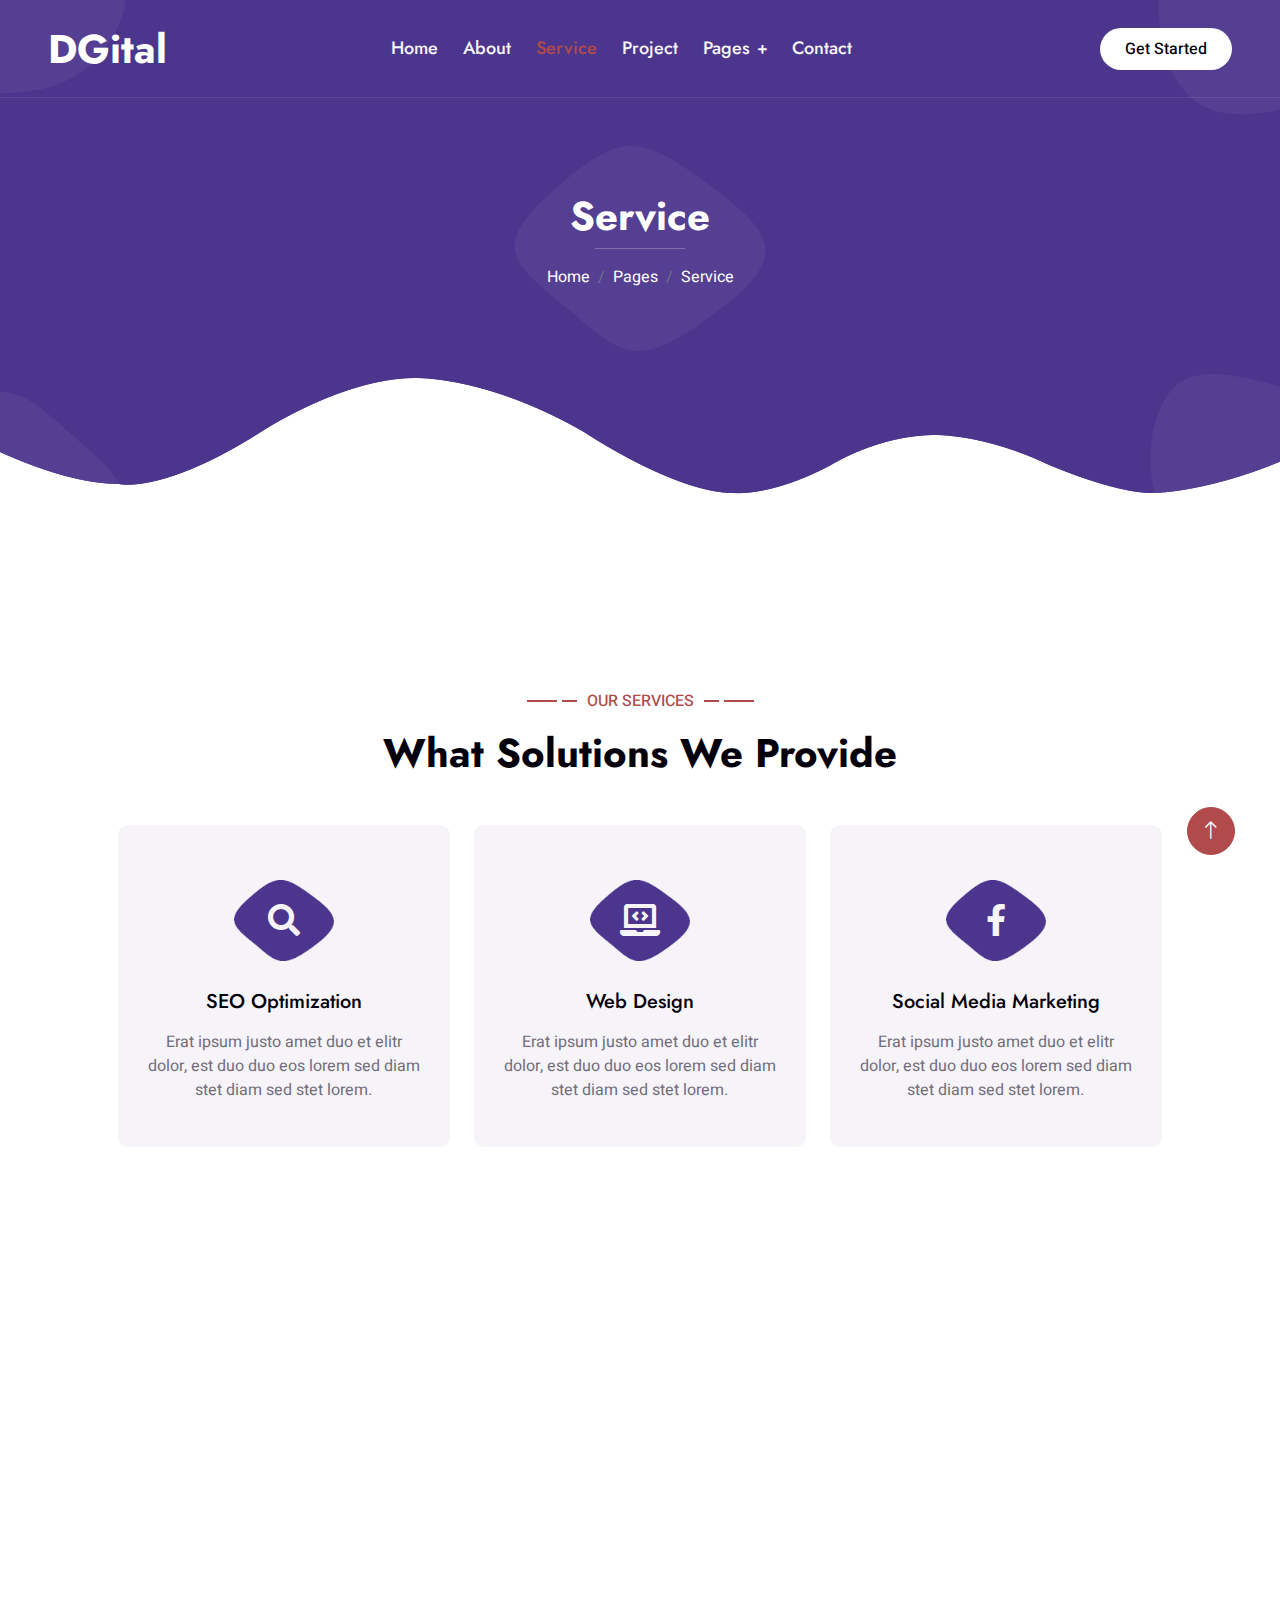
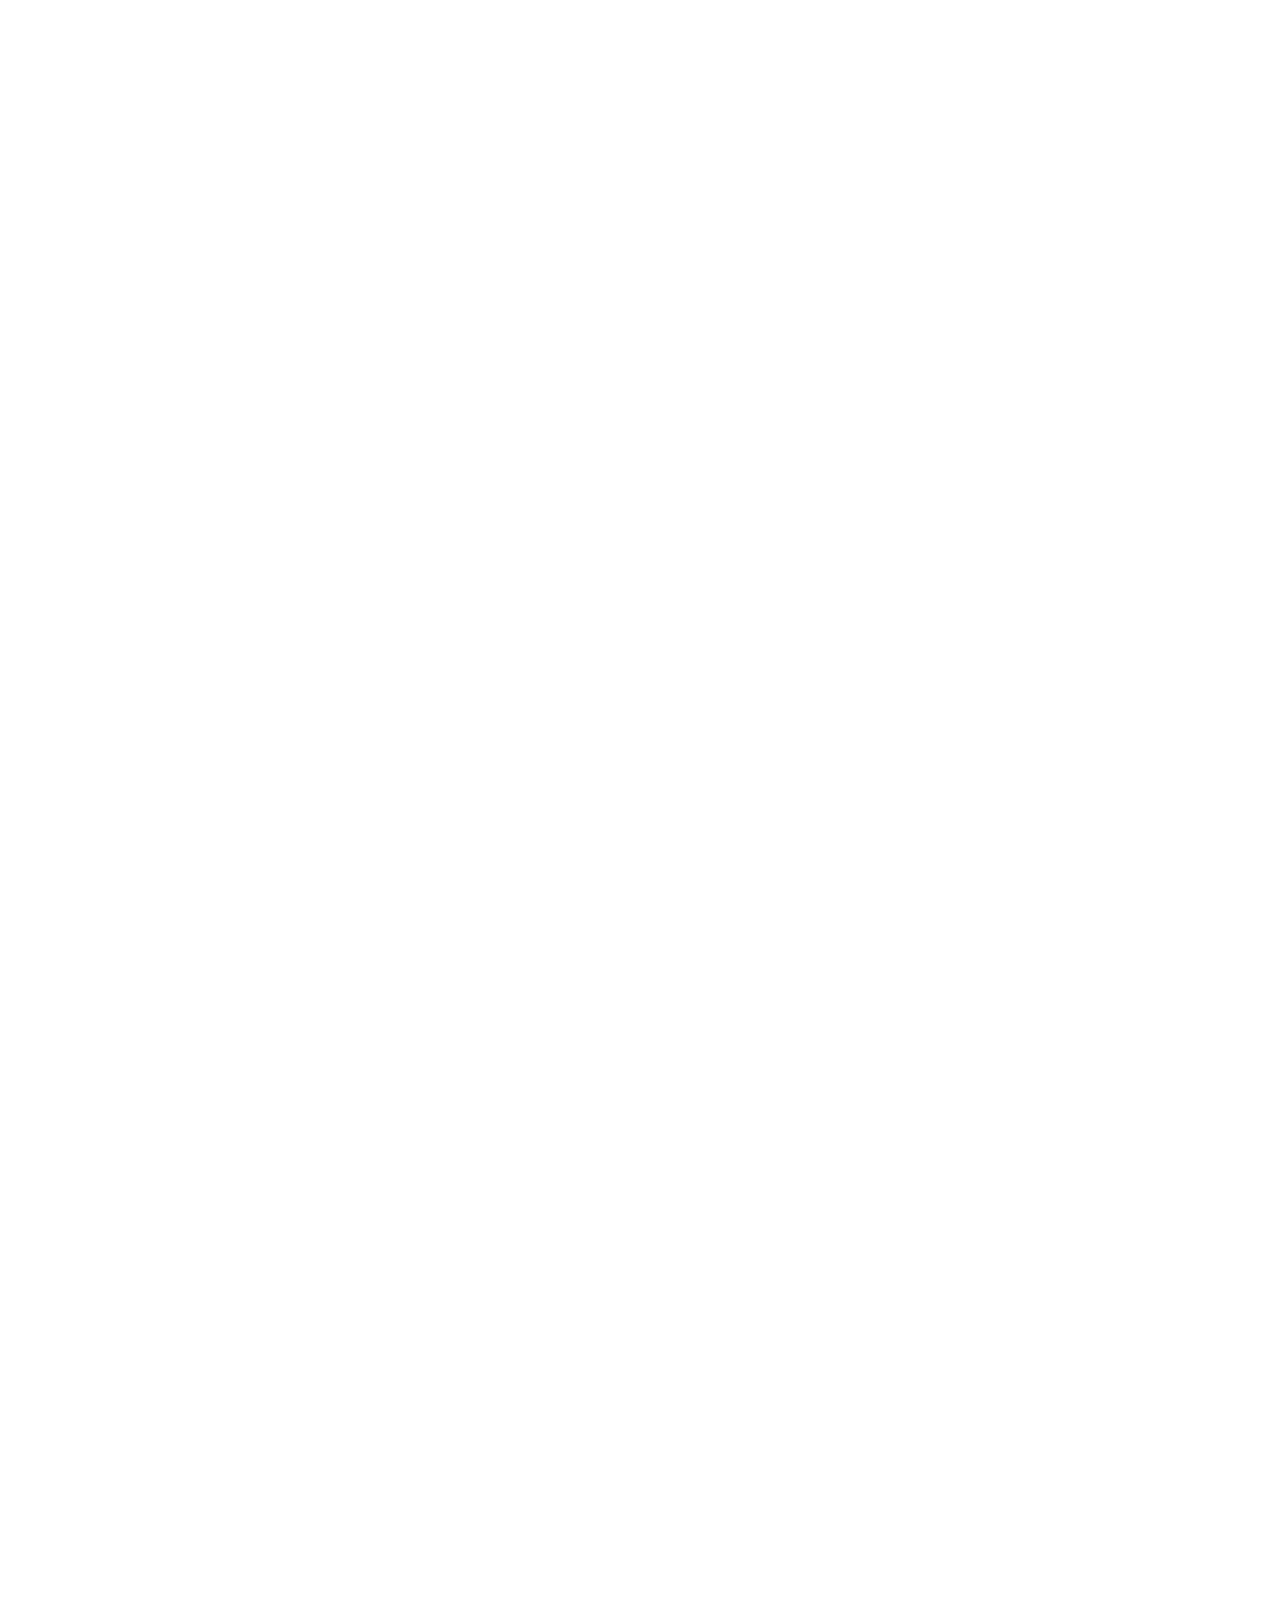
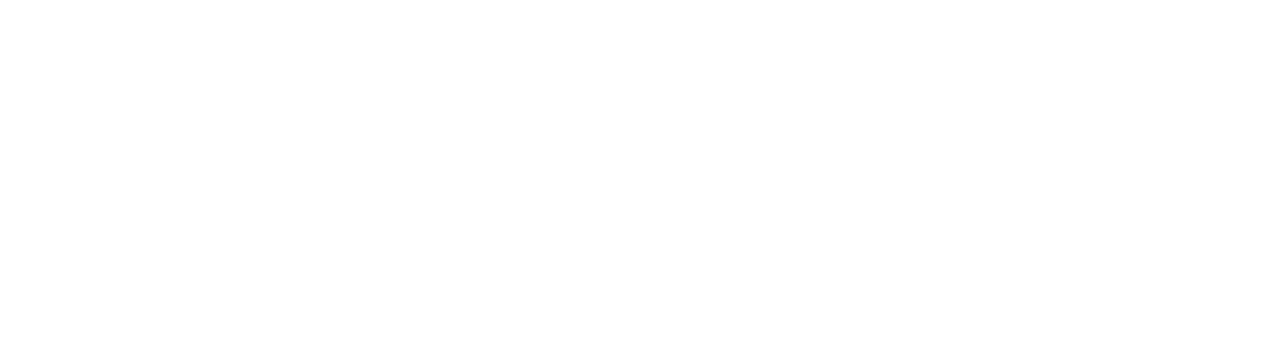
<file: service.html>
<!DOCTYPE html>
<html lang="en">

<head>
    <meta charset="utf-8">
    <title>ITECHLOGIX - Digital Cunsoltant</title>
    <meta content="width=device-width, initial-scale=1.0" name="viewport">
    <meta content="" name="keywords">
    <meta content="" name="description">

    <!-- Favicon -->
    <link href="img/favicon.ico" rel="icon">

    <!-- Google Web Fonts -->
    <link rel="preconnect" href="https://fonts.googleapis.com">
    <link rel="preconnect" href="https://fonts.gstatic.com" crossorigin>
    <link href="https://fonts.googleapis.com/css2?family=Heebo:wght@400;500&family=Jost:wght@500;600;700&display=swap" rel="stylesheet"> 

    <!-- Icon Font Stylesheet -->
    <link href="https://cdnjs.cloudflare.com/ajax/libs/font-awesome/5.10.0/css/all.min.css" rel="stylesheet">
    <link href="https://cdn.jsdelivr.net/npm/bootstrap-icons@1.4.1/font/bootstrap-icons.css" rel="stylesheet">

    <!-- Libraries Stylesheet -->
    <link href="lib/animate/animate.min.css" rel="stylesheet">
    <link href="lib/owlcarousel/assets/owl.carousel.min.css" rel="stylesheet">
    <link href="lib/lightbox/css/lightbox.min.css" rel="stylesheet">

    <!-- Customized Bootstrap Stylesheet -->
    <link href="css/bootstrap.min.css" rel="stylesheet">

    <!-- Template Stylesheet -->
    <link href="css/style.css" rel="stylesheet">
</head>

<body>
    <div class="container-xxl bg-white p-0">
        <!-- Spinner Start -->
        <div id="spinner" class="show bg-white position-fixed translate-middle w-100 vh-100 top-50 start-50 d-flex align-items-center justify-content-center">
            <div class="spinner-grow text-primary" style="width: 3rem; height: 3rem;" role="status">
                <span class="sr-only">Loading...</span>
            </div>
        </div>
        <!-- Spinner End -->


        <!-- Navbar & Hero Start -->
        <div class="container-xxl position-relative p-0">
            <nav class="navbar navbar-expand-lg navbar-light px-4 px-lg-5 py-3 py-lg-0">
                <a href="" class="navbar-brand p-0">
                    <h1 class="m-0">DGital</h1>
                    <!-- <img src="img/logo.png" alt="Logo"> -->
                </a>
                <button class="navbar-toggler" type="button" data-bs-toggle="collapse" data-bs-target="#navbarCollapse">
                    <span class="fa fa-bars"></span>
                </button>
                <div class="collapse navbar-collapse" id="navbarCollapse">
                    <div class="navbar-nav mx-auto py-0">
                        <a href="index.html" class="nav-item nav-link">Home</a>
                        <a href="about.html" class="nav-item nav-link">About</a>
                        <a href="service.html" class="nav-item nav-link active">Service</a>
                        <a href="project.html" class="nav-item nav-link">Project</a>
                        <div class="nav-item dropdown">
                            <a href="#" class="nav-link dropdown-toggle" data-bs-toggle="dropdown">Pages</a>
                            <div class="dropdown-menu m-0">
                                <a href="team.html" class="dropdown-item">Our Team</a>
                                <a href="testimonial.html" class="dropdown-item">Testimonial</a>
                                <a href="404.html" class="dropdown-item">404 Page</a>
                            </div>
                        </div>
                        <a href="contact.html" class="nav-item nav-link">Contact</a>
                    </div>
                    <a href="" class="btn rounded-pill py-2 px-4 ms-3 d-none d-lg-block">Get Started</a>
                </div>
            </nav>

            <div class="container-xxl py-5 bg-primary hero-header">
                <div class="container my-5 py-5 px-lg-5">
                    <div class="row g-5 py-5">
                        <div class="col-12 text-center">
                            <h1 class="text-white animated slideInDown">Service</h1>
                            <hr class="bg-white mx-auto mt-0" style="width: 90px;">
                            <nav aria-label="breadcrumb">
                                <ol class="breadcrumb justify-content-center">
                                    <li class="breadcrumb-item"><a class="text-white" href="#">Home</a></li>
                                    <li class="breadcrumb-item"><a class="text-white" href="#">Pages</a></li>
                                    <li class="breadcrumb-item text-white active" aria-current="page">Service</li>
                                </ol>
                            </nav>
                        </div>
                    </div>
                </div>
            </div>
        </div>
        <!-- Navbar & Hero End -->


        <!-- Service Start -->
        <div class="container-xxl py-5">
            <div class="container py-5 px-lg-5">
                <div class="wow fadeInUp" data-wow-delay="0.1s">
                    <p class="section-title text-secondary justify-content-center"><span></span>Our Services<span></span></p>
                    <h1 class="text-center mb-5">What Solutions We Provide</h1>
                </div>
                <div class="row g-4">
                    <div class="col-lg-4 col-md-6 wow fadeInUp" data-wow-delay="0.1s">
                        <div class="service-item d-flex flex-column text-center rounded">
                            <div class="service-icon flex-shrink-0">
                                <i class="fa fa-search fa-2x"></i>
                            </div>
                            <h5 class="mb-3">SEO Optimization</h5>
                            <p class="m-0">Erat ipsum justo amet duo et elitr dolor, est duo duo eos lorem sed diam stet diam sed stet lorem.</p>
                            <a class="btn btn-square" href=""><i class="fa fa-arrow-right"></i></a>
                        </div>
                    </div>
                    <div class="col-lg-4 col-md-6 wow fadeInUp" data-wow-delay="0.3s">
                        <div class="service-item d-flex flex-column text-center rounded">
                            <div class="service-icon flex-shrink-0">
                                <i class="fa fa-laptop-code fa-2x"></i>
                            </div>
                            <h5 class="mb-3">Web Design</h5>
                            <p class="m-0">Erat ipsum justo amet duo et elitr dolor, est duo duo eos lorem sed diam stet diam sed stet lorem.</p>
                            <a class="btn btn-square" href=""><i class="fa fa-arrow-right"></i></a>
                        </div>
                    </div>
                    <div class="col-lg-4 col-md-6 wow fadeInUp" data-wow-delay="0.5s">
                        <div class="service-item d-flex flex-column text-center rounded">
                            <div class="service-icon flex-shrink-0">
                                <i class="fab fa-facebook-f fa-2x"></i>
                            </div>
                            <h5 class="mb-3">Social Media Marketing</h5>
                            <p class="m-0">Erat ipsum justo amet duo et elitr dolor, est duo duo eos lorem sed diam stet diam sed stet lorem.</p>
                            <a class="btn btn-square" href=""><i class="fa fa-arrow-right"></i></a>
                        </div>
                    </div>
                    <div class="col-lg-4 col-md-6 wow fadeInUp" data-wow-delay="0.1s">
                        <div class="service-item d-flex flex-column text-center rounded">
                            <div class="service-icon flex-shrink-0">
                                <i class="fa fa-mail-bulk fa-2x"></i>
                            </div>
                            <h5 class="mb-3">Email Marketing</h5>
                            <p class="m-0">Erat ipsum justo amet duo et elitr dolor, est duo duo eos lorem sed diam stet diam sed stet lorem.</p>
                            <a class="btn btn-square" href=""><i class="fa fa-arrow-right"></i></a>
                        </div>
                    </div>
                    <div class="col-lg-4 col-md-6 wow fadeInUp" data-wow-delay="0.3s">
                        <div class="service-item d-flex flex-column text-center rounded">
                            <div class="service-icon flex-shrink-0">
                                <i class="fa fa-thumbs-up fa-2x"></i>
                            </div>
                            <h5 class="mb-3">PPC Advertising</h5>
                            <p class="m-0">Erat ipsum justo amet duo et elitr dolor, est duo duo eos lorem sed diam stet diam sed stet lorem.</p>
                            <a class="btn btn-square" href=""><i class="fa fa-arrow-right"></i></a>
                        </div>
                    </div>
                    <div class="col-lg-4 col-md-6 wow fadeInUp" data-wow-delay="0.5s">
                        <div class="service-item d-flex flex-column text-center rounded">
                            <div class="service-icon flex-shrink-0">
                                <i class="fab fa-android fa-2x"></i>
                            </div>
                            <h5 class="mb-3">App Development</h5>
                            <p class="m-0">Erat ipsum justo amet duo et elitr dolor, est duo duo eos lorem sed diam stet diam sed stet lorem.</p>
                            <a class="btn btn-square" href=""><i class="fa fa-arrow-right"></i></a>
                        </div>
                    </div>
                </div>
            </div>
        </div>
        <!-- Service End -->


        <!-- Newsletter Start -->
        <div class="container-xxl bg-primary newsletter py-5 wow fadeInUp" data-wow-delay="0.1s">
            <div class="container py-5 px-lg-5">
                <div class="row justify-content-center">
                    <div class="col-lg-7 text-center">
                        <p class="section-title text-white justify-content-center"><span></span>Newsletter<span></span></p>
                        <h1 class="text-center text-white mb-4">Stay Always In Touch</h1>
                        <p class="text-white mb-4">Diam dolor diam ipsum et tempor sit. Aliqu diam amet diam et eos labore. Clita erat ipsum et lorem et sit sed stet lorem sit clita duo justo</p>
                        <div class="position-relative w-100 mt-3">
                            <input class="form-control border-0 rounded-pill w-100 ps-4 pe-5" type="text" placeholder="Enter Your Email" style="height: 48px;">
                            <button type="button" class="btn shadow-none position-absolute top-0 end-0 mt-1 me-2"><i class="fa fa-paper-plane text-primary fs-4"></i></button>
                        </div>
                    </div>
                </div>
            </div>
        </div>
        <!-- Newsletter End -->


        <!-- Testimonial Start -->
        <div class="container-xxl py-5 wow fadeInUp" data-wow-delay="0.1s">
            <div class="container py-5 px-lg-5">
                <p class="section-title text-secondary justify-content-center"><span></span>Testimonial<span></span></p>
                <h1 class="text-center mb-5">What Say Our Clients!</h1>
                <div class="owl-carousel testimonial-carousel">
                    <div class="testimonial-item bg-light rounded my-4">
                        <p class="fs-5"><i class="fa fa-quote-left fa-4x text-primary mt-n4 me-3"></i>Diam dolor diam ipsum sit. Aliqu diam amet diam et eos. Clita erat ipsum et lorem et sit sed stet lorem sit clita duo justo.</p>
                        <div class="d-flex align-items-center">
                            <img class="img-fluid flex-shrink-0 rounded-circle" src="img/testimonial-1.jpg" style="width: 65px; height: 65px;">
                            <div class="ps-4">
                                <h5 class="mb-1">Client Name</h5>
                                <span>Profession</span>
                            </div>
                        </div>
                    </div>
                    <div class="testimonial-item bg-light rounded my-4">
                        <p class="fs-5"><i class="fa fa-quote-left fa-4x text-primary mt-n4 me-3"></i>Diam dolor diam ipsum sit. Aliqu diam amet diam et eos. Clita erat ipsum et lorem et sit sed stet lorem sit clita duo justo.</p>
                        <div class="d-flex align-items-center">
                            <img class="img-fluid flex-shrink-0 rounded-circle" src="img/testimonial-2.jpg" style="width: 65px; height: 65px;">
                            <div class="ps-4">
                                <h5 class="mb-1">Client Name</h5>
                                <span>Profession</span>
                            </div>
                        </div>
                    </div>
                    <div class="testimonial-item bg-light rounded my-4">
                        <p class="fs-5"><i class="fa fa-quote-left fa-4x text-primary mt-n4 me-3"></i>Diam dolor diam ipsum sit. Aliqu diam amet diam et eos. Clita erat ipsum et lorem et sit sed stet lorem sit clita duo justo.</p>
                        <div class="d-flex align-items-center">
                            <img class="img-fluid flex-shrink-0 rounded-circle" src="img/testimonial-3.jpg" style="width: 65px; height: 65px;">
                            <div class="ps-4">
                                <h5 class="mb-1">Client Name</h5>
                                <span>Profession</span>
                            </div>
                        </div>
                    </div>
                </div>
            </div>
        </div>
        <!-- Testimonial End -->
        

        <!-- Footer Start -->
        <div class="container-fluid bg-primary text-light footer wow fadeIn" data-wow-delay="0.1s">
            <div class="container py-5 px-lg-5">
                <div class="row g-5">
                    <div class="col-md-6 col-lg-3">
                        <p class="section-title text-white h5 mb-4">Address<span></span></p>
                        <p><i class="fa fa-map-marker-alt me-3"></i>123 Street, New York, USA</p>
                        <p><i class="fa fa-phone-alt me-3"></i>+012 345 67890</p>
                        <p><i class="fa fa-envelope me-3"></i>info@example.com</p>
                        <div class="d-flex pt-2">
                            <a class="btn btn-outline-light btn-social" href=""><i class="fab fa-twitter"></i></a>
                            <a class="btn btn-outline-light btn-social" href=""><i class="fab fa-facebook-f"></i></a>
                            <a class="btn btn-outline-light btn-social" href=""><i class="fab fa-instagram"></i></a>
                            <a class="btn btn-outline-light btn-social" href=""><i class="fab fa-linkedin-in"></i></a>
                        </div>
                    </div>
                    <div class="col-md-6 col-lg-3">
                        <p class="section-title text-white h5 mb-4">Quick Link<span></span></p>
                        <a class="btn btn-link" href="">About Us</a>
                        <a class="btn btn-link" href="">Contact Us</a>
                        <a class="btn btn-link" href="">Privacy Policy</a>
                        <a class="btn btn-link" href="">Terms & Condition</a>
                        <a class="btn btn-link" href="">Career</a>
                    </div>
                    <div class="col-md-6 col-lg-3">
                        <p class="section-title text-white h5 mb-4">Gallery<span></span></p>
                        <div class="row g-2">
                            <div class="col-4">
                                <img class="img-fluid" src="img/portfolio-1.jpg" alt="Image">
                            </div>
                            <div class="col-4">
                                <img class="img-fluid" src="img/portfolio-2.jpg" alt="Image">
                            </div>
                            <div class="col-4">
                                <img class="img-fluid" src="img/portfolio-3.jpg" alt="Image">
                            </div>
                            <div class="col-4">
                                <img class="img-fluid" src="img/portfolio-4.jpg" alt="Image">
                            </div>
                            <div class="col-4">
                                <img class="img-fluid" src="img/portfolio-5.jpg" alt="Image">
                            </div>
                            <div class="col-4">
                                <img class="img-fluid" src="img/portfolio-6.jpg" alt="Image">
                            </div>
                        </div>
                    </div>
                    <div class="col-md-6 col-lg-3">
                        <p class="section-title text-white h5 mb-4">Newsletter<span></span></p>
                        <p>Lorem ipsum dolor sit amet elit. Phasellus nec pretium mi. Curabitur facilisis ornare velit non vulpu</p>
                        <div class="position-relative w-100 mt-3">
                            <input class="form-control border-0 rounded-pill w-100 ps-4 pe-5" type="text" placeholder="Your Email" style="height: 48px;">
                            <button type="button" class="btn shadow-none position-absolute top-0 end-0 mt-1 me-2"><i class="fa fa-paper-plane text-primary fs-4"></i></button>
                        </div>
                    </div>
                </div>
            </div>
            <div class="container px-lg-5">
                <div class="copyright">
                    <div class="row">
                        <div class="col-md-6 text-center text-md-start mb-3 mb-md-0">
                            &copy; <a class="border-bottom" href="#">Your Site Name</a>, All Right Reserved. 
							
							<!--/*** This template is free as long as you keep the footer author’s credit link/attribution link/backlink. If you'd like to use the template without the footer author’s credit link/attribution link/backlink, you can purchase the Credit Removal License from "https://htmlcodex.com/credit-removal". Thank you for your support. ***/-->
							Designed By <a class="border-bottom" href="https://htmlcodex.com">HTML Codex</a><br><br> 
                            Distributed By a <a class="border-bottom" href="https://themewagon.com" target="_blank">ThemeWagon</a>
                        </div>
                        <div class="col-md-6 text-center text-md-end">
                            <div class="footer-menu">
                                <a href="">Home</a>
                                <a href="">Cookies</a>
                                <a href="">Help</a>
                                <a href="">FQAs</a>
                            </div>
                        </div>
                    </div>
                </div>
            </div>
        </div>
        <!-- Footer End -->


        <!-- Back to Top -->
        <a href="#" class="btn btn-lg btn-secondary btn-lg-square back-to-top"><i class="bi bi-arrow-up"></i></a>
    </div>

    <!-- JavaScript Libraries -->
    <script src="https://code.jquery.com/jquery-3.4.1.min.js"></script>
    <script src="https://cdn.jsdelivr.net/npm/bootstrap@5.0.0/dist/js/bootstrap.bundle.min.js"></script>
    <script src="lib/wow/wow.min.js"></script>
    <script src="lib/easing/easing.min.js"></script>
    <script src="lib/waypoints/waypoints.min.js"></script>
    <script src="lib/counterup/counterup.min.js"></script>
    <script src="lib/owlcarousel/owl.carousel.min.js"></script>
    <script src="lib/isotope/isotope.pkgd.min.js"></script>
    <script src="lib/lightbox/js/lightbox.min.js"></script>

    <!-- Template Javascript -->
    <script src="js/main.js"></script>
</body>

</html>
</file>
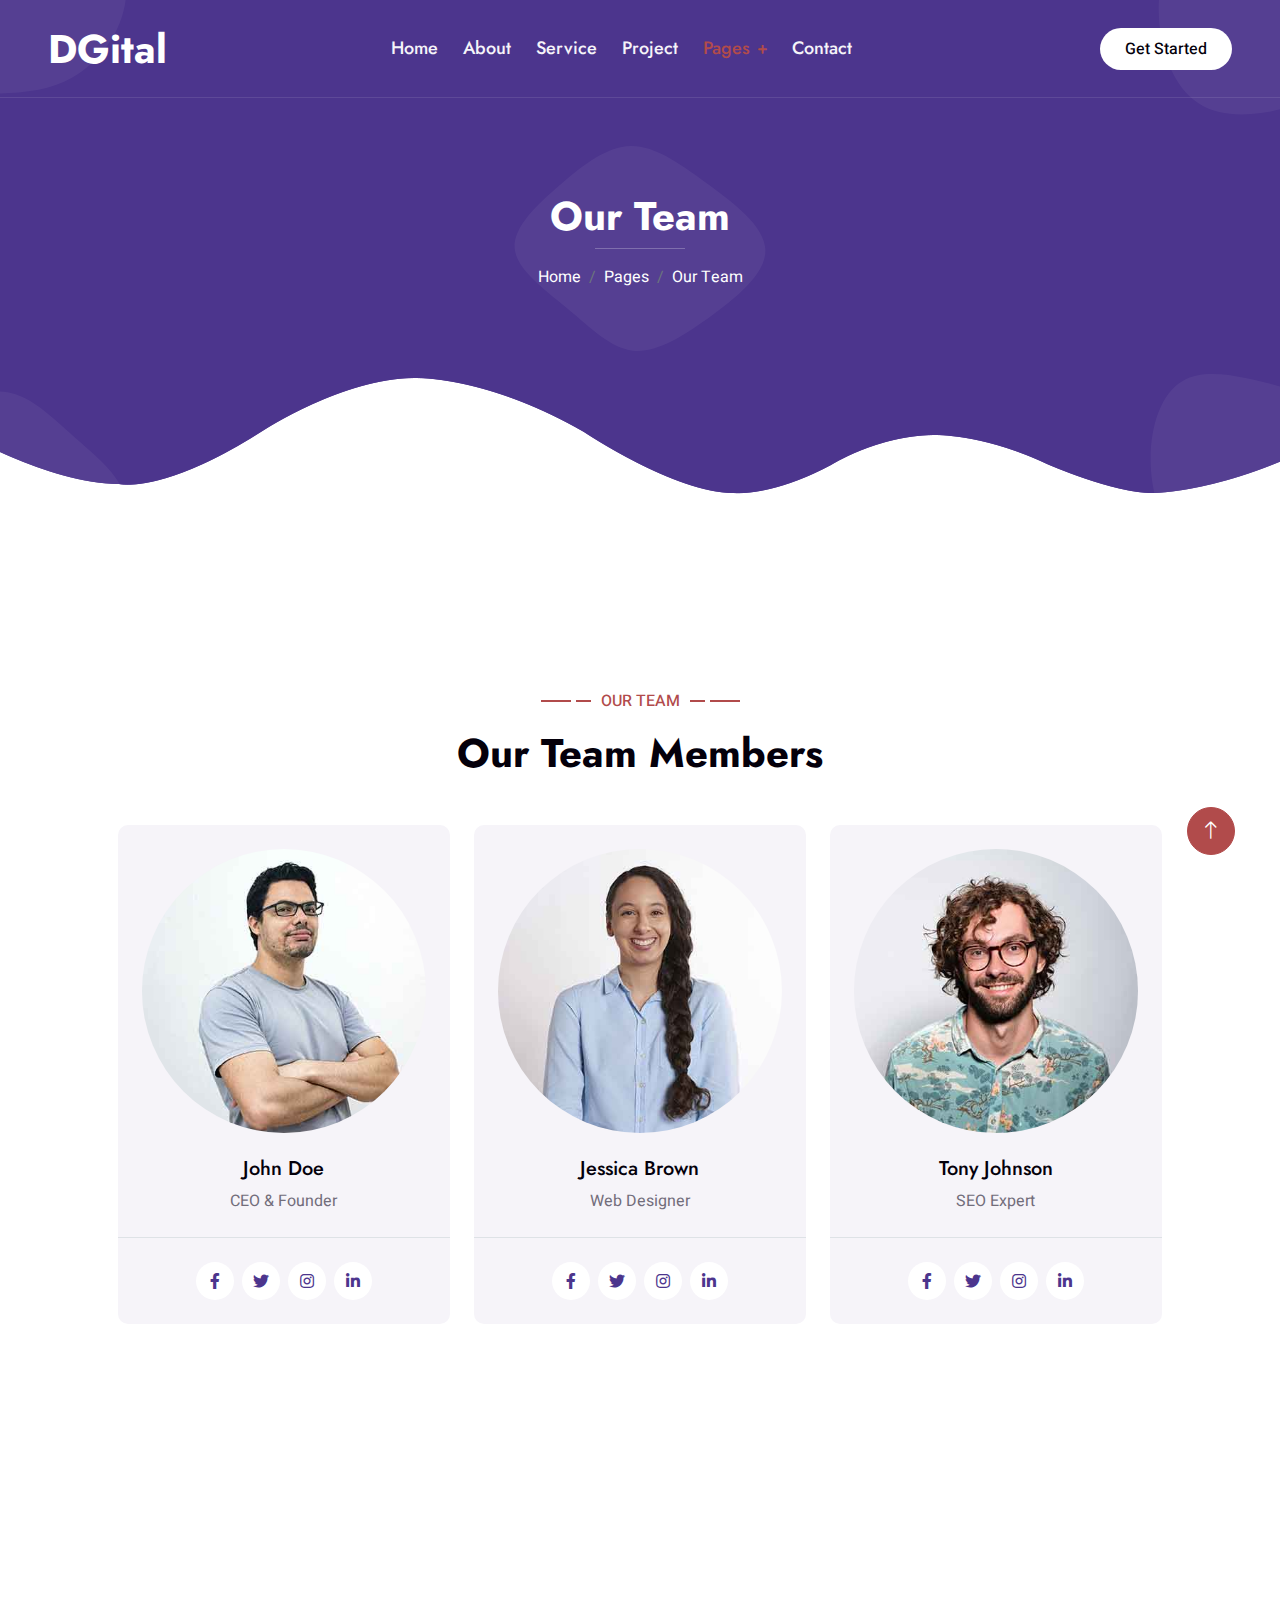
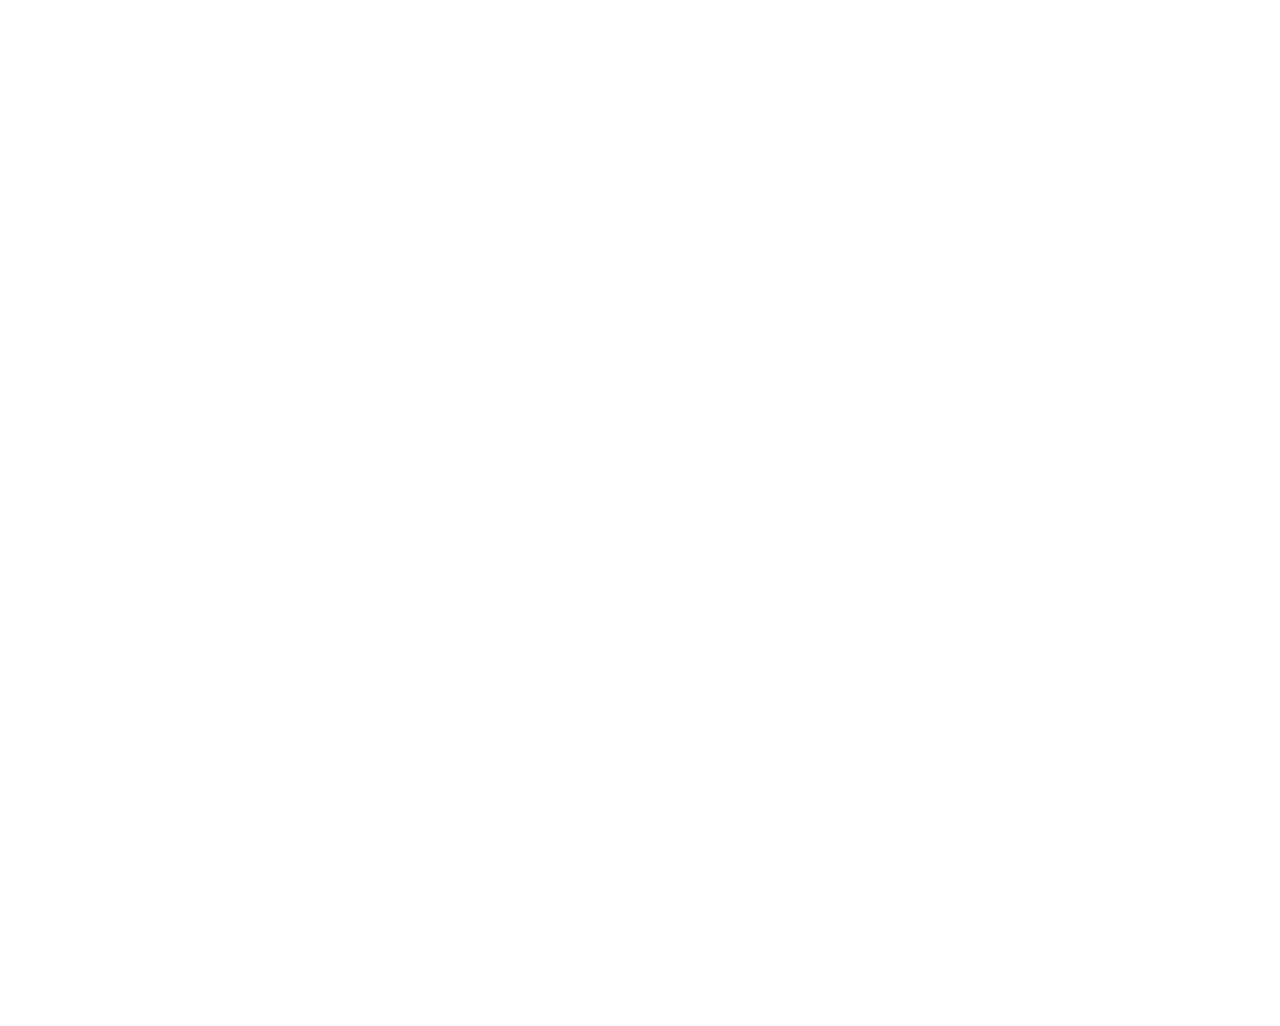
<file: team.html>
<!DOCTYPE html>
<html lang="en">

<head>
    <meta charset="utf-8">
    <title>ITECHLOGIX - Digital Cunsoltant</title>
    <meta content="width=device-width, initial-scale=1.0" name="viewport">
    <meta content="" name="keywords">
    <meta content="" name="description">

    <!-- Favicon -->
    <link href="img/favicon.ico" rel="icon">

    <!-- Google Web Fonts -->
    <link rel="preconnect" href="https://fonts.googleapis.com">
    <link rel="preconnect" href="https://fonts.gstatic.com" crossorigin>
    <link href="https://fonts.googleapis.com/css2?family=Heebo:wght@400;500&family=Jost:wght@500;600;700&display=swap" rel="stylesheet"> 

    <!-- Icon Font Stylesheet -->
    <link href="https://cdnjs.cloudflare.com/ajax/libs/font-awesome/5.10.0/css/all.min.css" rel="stylesheet">
    <link href="https://cdn.jsdelivr.net/npm/bootstrap-icons@1.4.1/font/bootstrap-icons.css" rel="stylesheet">

    <!-- Libraries Stylesheet -->
    <link href="lib/animate/animate.min.css" rel="stylesheet">
    <link href="lib/owlcarousel/assets/owl.carousel.min.css" rel="stylesheet">
    <link href="lib/lightbox/css/lightbox.min.css" rel="stylesheet">

    <!-- Customized Bootstrap Stylesheet -->
    <link href="css/bootstrap.min.css" rel="stylesheet">

    <!-- Template Stylesheet -->
    <link href="css/style.css" rel="stylesheet">
</head>

<body>
    <div class="container-xxl bg-white p-0">
        <!-- Spinner Start -->
        <div id="spinner" class="show bg-white position-fixed translate-middle w-100 vh-100 top-50 start-50 d-flex align-items-center justify-content-center">
            <div class="spinner-grow text-primary" style="width: 3rem; height: 3rem;" role="status">
                <span class="sr-only">Loading...</span>
            </div>
        </div>
        <!-- Spinner End -->


        <!-- Navbar & Hero Start -->
        <div class="container-xxl position-relative p-0">
            <nav class="navbar navbar-expand-lg navbar-light px-4 px-lg-5 py-3 py-lg-0">
                <a href="" class="navbar-brand p-0">
                    <h1 class="m-0">DGital</h1>
                    <!-- <img src="img/logo.png" alt="Logo"> -->
                </a>
                <button class="navbar-toggler" type="button" data-bs-toggle="collapse" data-bs-target="#navbarCollapse">
                    <span class="fa fa-bars"></span>
                </button>
                <div class="collapse navbar-collapse" id="navbarCollapse">
                    <div class="navbar-nav mx-auto py-0">
                        <a href="index.html" class="nav-item nav-link">Home</a>
                        <a href="about.html" class="nav-item nav-link">About</a>
                        <a href="service.html" class="nav-item nav-link">Service</a>
                        <a href="project.html" class="nav-item nav-link">Project</a>
                        <div class="nav-item dropdown">
                            <a href="#" class="nav-link dropdown-toggle active" data-bs-toggle="dropdown">Pages</a>
                            <div class="dropdown-menu m-0">
                                <a href="team.html" class="dropdown-item active">Our Team</a>
                                <a href="testimonial.html" class="dropdown-item">Testimonial</a>
                                <a href="404.html" class="dropdown-item">404 Page</a>
                            </div>
                        </div>
                        <a href="contact.html" class="nav-item nav-link">Contact</a>
                    </div>
                    <a href="" class="btn rounded-pill py-2 px-4 ms-3 d-none d-lg-block">Get Started</a>
                </div>
            </nav>

            <div class="container-xxl py-5 bg-primary hero-header">
                <div class="container my-5 py-5 px-lg-5">
                    <div class="row g-5 py-5">
                        <div class="col-12 text-center">
                            <h1 class="text-white animated slideInDown">Our Team</h1>
                            <hr class="bg-white mx-auto mt-0" style="width: 90px;">
                            <nav aria-label="breadcrumb">
                                <ol class="breadcrumb justify-content-center">
                                    <li class="breadcrumb-item"><a class="text-white" href="#">Home</a></li>
                                    <li class="breadcrumb-item"><a class="text-white" href="#">Pages</a></li>
                                    <li class="breadcrumb-item text-white active" aria-current="page">Our Team</li>
                                </ol>
                            </nav>
                        </div>
                    </div>
                </div>
            </div>
        </div>
        <!-- Navbar & Hero End -->
        

        <!-- Team Start -->
        <div class="container-xxl py-5">
            <div class="container py-5 px-lg-5">
                <div class="wow fadeInUp" data-wow-delay="0.1s">
                    <p class="section-title text-secondary justify-content-center"><span></span>Our Team<span></span></p>
                    <h1 class="text-center mb-5">Our Team Members</h1>
                </div>
                <div class="row g-4">
                    <div class="col-lg-4 col-md-6 wow fadeInUp" data-wow-delay="0.1s">
                        <div class="team-item bg-light rounded">
                            <div class="text-center border-bottom p-4">
                                <img class="img-fluid rounded-circle mb-4" src="img/team-1.jpg" alt="">
                                <h5>John Doe</h5>
                                <span>CEO & Founder</span>
                            </div>
                            <div class="d-flex justify-content-center p-4">
                                <a class="btn btn-square mx-1" href=""><i class="fab fa-facebook-f"></i></a>
                                <a class="btn btn-square mx-1" href=""><i class="fab fa-twitter"></i></a>
                                <a class="btn btn-square mx-1" href=""><i class="fab fa-instagram"></i></a>
                                <a class="btn btn-square mx-1" href=""><i class="fab fa-linkedin-in"></i></a>
                            </div>
                        </div>
                    </div>
                    <div class="col-lg-4 col-md-6 wow fadeInUp" data-wow-delay="0.3s">
                        <div class="team-item bg-light rounded">
                            <div class="text-center border-bottom p-4">
                                <img class="img-fluid rounded-circle mb-4" src="img/team-2.jpg" alt="">
                                <h5>Jessica Brown</h5>
                                <span>Web Designer</span>
                            </div>
                            <div class="d-flex justify-content-center p-4">
                                <a class="btn btn-square mx-1" href=""><i class="fab fa-facebook-f"></i></a>
                                <a class="btn btn-square mx-1" href=""><i class="fab fa-twitter"></i></a>
                                <a class="btn btn-square mx-1" href=""><i class="fab fa-instagram"></i></a>
                                <a class="btn btn-square mx-1" href=""><i class="fab fa-linkedin-in"></i></a>
                            </div>
                        </div>
                    </div>
                    <div class="col-lg-4 col-md-6 wow fadeInUp" data-wow-delay="0.5s">
                        <div class="team-item bg-light rounded">
                            <div class="text-center border-bottom p-4">
                                <img class="img-fluid rounded-circle mb-4" src="img/team-3.jpg" alt="">
                                <h5>Tony Johnson</h5>
                                <span>SEO Expert</span>
                            </div>
                            <div class="d-flex justify-content-center p-4">
                                <a class="btn btn-square mx-1" href=""><i class="fab fa-facebook-f"></i></a>
                                <a class="btn btn-square mx-1" href=""><i class="fab fa-twitter"></i></a>
                                <a class="btn btn-square mx-1" href=""><i class="fab fa-instagram"></i></a>
                                <a class="btn btn-square mx-1" href=""><i class="fab fa-linkedin-in"></i></a>
                            </div>
                        </div>
                    </div>
                    <div class="col-lg-4 col-md-6 wow fadeInUp" data-wow-delay="0.1s">
                        <div class="team-item bg-light rounded">
                            <div class="text-center border-bottom p-4">
                                <img class="img-fluid rounded-circle mb-4" src="img/team-2.jpg" alt="">
                                <h5>John Doe</h5>
                                <span>CEO & Founder</span>
                            </div>
                            <div class="d-flex justify-content-center p-4">
                                <a class="btn btn-square mx-1" href=""><i class="fab fa-facebook-f"></i></a>
                                <a class="btn btn-square mx-1" href=""><i class="fab fa-twitter"></i></a>
                                <a class="btn btn-square mx-1" href=""><i class="fab fa-instagram"></i></a>
                                <a class="btn btn-square mx-1" href=""><i class="fab fa-linkedin-in"></i></a>
                            </div>
                        </div>
                    </div>
                    <div class="col-lg-4 col-md-6 wow fadeInUp" data-wow-delay="0.3s">
                        <div class="team-item bg-light rounded">
                            <div class="text-center border-bottom p-4">
                                <img class="img-fluid rounded-circle mb-4" src="img/team-3.jpg" alt="">
                                <h5>Jessica Brown</h5>
                                <span>Web Designer</span>
                            </div>
                            <div class="d-flex justify-content-center p-4">
                                <a class="btn btn-square mx-1" href=""><i class="fab fa-facebook-f"></i></a>
                                <a class="btn btn-square mx-1" href=""><i class="fab fa-twitter"></i></a>
                                <a class="btn btn-square mx-1" href=""><i class="fab fa-instagram"></i></a>
                                <a class="btn btn-square mx-1" href=""><i class="fab fa-linkedin-in"></i></a>
                            </div>
                        </div>
                    </div>
                    <div class="col-lg-4 col-md-6 wow fadeInUp" data-wow-delay="0.5s">
                        <div class="team-item bg-light rounded">
                            <div class="text-center border-bottom p-4">
                                <img class="img-fluid rounded-circle mb-4" src="img/team-1.jpg" alt="">
                                <h5>Tony Johnson</h5>
                                <span>SEO Expert</span>
                            </div>
                            <div class="d-flex justify-content-center p-4">
                                <a class="btn btn-square mx-1" href=""><i class="fab fa-facebook-f"></i></a>
                                <a class="btn btn-square mx-1" href=""><i class="fab fa-twitter"></i></a>
                                <a class="btn btn-square mx-1" href=""><i class="fab fa-instagram"></i></a>
                                <a class="btn btn-square mx-1" href=""><i class="fab fa-linkedin-in"></i></a>
                            </div>
                        </div>
                    </div>
                </div>
            </div>
        </div>
        <!-- Team End -->
        

        <!-- Footer Start -->
        <div class="container-fluid bg-primary text-light footer wow fadeIn" data-wow-delay="0.1s">
            <div class="container py-5 px-lg-5">
                <div class="row g-5">
                    <div class="col-md-6 col-lg-3">
                        <p class="section-title text-white h5 mb-4">Address<span></span></p>
                        <p><i class="fa fa-map-marker-alt me-3"></i>123 Street, New York, USA</p>
                        <p><i class="fa fa-phone-alt me-3"></i>+012 345 67890</p>
                        <p><i class="fa fa-envelope me-3"></i>info@example.com</p>
                        <div class="d-flex pt-2">
                            <a class="btn btn-outline-light btn-social" href=""><i class="fab fa-twitter"></i></a>
                            <a class="btn btn-outline-light btn-social" href=""><i class="fab fa-facebook-f"></i></a>
                            <a class="btn btn-outline-light btn-social" href=""><i class="fab fa-instagram"></i></a>
                            <a class="btn btn-outline-light btn-social" href=""><i class="fab fa-linkedin-in"></i></a>
                        </div>
                    </div>
                    <div class="col-md-6 col-lg-3">
                        <p class="section-title text-white h5 mb-4">Quick Link<span></span></p>
                        <a class="btn btn-link" href="">About Us</a>
                        <a class="btn btn-link" href="">Contact Us</a>
                        <a class="btn btn-link" href="">Privacy Policy</a>
                        <a class="btn btn-link" href="">Terms & Condition</a>
                        <a class="btn btn-link" href="">Career</a>
                    </div>
                    <div class="col-md-6 col-lg-3">
                        <p class="section-title text-white h5 mb-4">Gallery<span></span></p>
                        <div class="row g-2">
                            <div class="col-4">
                                <img class="img-fluid" src="img/portfolio-1.jpg" alt="Image">
                            </div>
                            <div class="col-4">
                                <img class="img-fluid" src="img/portfolio-2.jpg" alt="Image">
                            </div>
                            <div class="col-4">
                                <img class="img-fluid" src="img/portfolio-3.jpg" alt="Image">
                            </div>
                            <div class="col-4">
                                <img class="img-fluid" src="img/portfolio-4.jpg" alt="Image">
                            </div>
                            <div class="col-4">
                                <img class="img-fluid" src="img/portfolio-5.jpg" alt="Image">
                            </div>
                            <div class="col-4">
                                <img class="img-fluid" src="img/portfolio-6.jpg" alt="Image">
                            </div>
                        </div>
                    </div>
                    <div class="col-md-6 col-lg-3">
                        <p class="section-title text-white h5 mb-4">Newsletter<span></span></p>
                        <p>Lorem ipsum dolor sit amet elit. Phasellus nec pretium mi. Curabitur facilisis ornare velit non vulpu</p>
                        <div class="position-relative w-100 mt-3">
                            <input class="form-control border-0 rounded-pill w-100 ps-4 pe-5" type="text" placeholder="Your Email" style="height: 48px;">
                            <button type="button" class="btn shadow-none position-absolute top-0 end-0 mt-1 me-2"><i class="fa fa-paper-plane text-primary fs-4"></i></button>
                        </div>
                    </div>
                </div>
            </div>
            <div class="container px-lg-5">
                <div class="copyright">
                    <div class="row">
                        <div class="col-md-6 text-center text-md-start mb-3 mb-md-0">
                            &copy; <a class="border-bottom" href="#">Your Site Name</a>, All Right Reserved. 
							
							<!--/*** This template is free as long as you keep the footer author’s credit link/attribution link/backlink. If you'd like to use the template without the footer author’s credit link/attribution link/backlink, you can purchase the Credit Removal License from "https://htmlcodex.com/credit-removal". Thank you for your support. ***/-->
							Designed By <a class="border-bottom" href="https://htmlcodex.com">HTML Codex</a><br><br> 
                            Distributed By a <a class="border-bottom" href="https://themewagon.com" target="_blank">ThemeWagon</a>
                        </div>
                        <div class="col-md-6 text-center text-md-end">
                            <div class="footer-menu">
                                <a href="">Home</a>
                                <a href="">Cookies</a>
                                <a href="">Help</a>
                                <a href="">FQAs</a>
                            </div>
                        </div>
                    </div>
                </div>
            </div>
        </div>
        <!-- Footer End -->


        <!-- Back to Top -->
        <a href="#" class="btn btn-lg btn-secondary btn-lg-square back-to-top"><i class="bi bi-arrow-up"></i></a>
    </div>

    <!-- JavaScript Libraries -->
    <script src="https://code.jquery.com/jquery-3.4.1.min.js"></script>
    <script src="https://cdn.jsdelivr.net/npm/bootstrap@5.0.0/dist/js/bootstrap.bundle.min.js"></script>
    <script src="lib/wow/wow.min.js"></script>
    <script src="lib/easing/easing.min.js"></script>
    <script src="lib/waypoints/waypoints.min.js"></script>
    <script src="lib/counterup/counterup.min.js"></script>
    <script src="lib/owlcarousel/owl.carousel.min.js"></script>
    <script src="lib/isotope/isotope.pkgd.min.js"></script>
    <script src="lib/lightbox/js/lightbox.min.js"></script>

    <!-- Template Javascript -->
    <script src="js/main.js"></script>
</body>

</html>
</file>
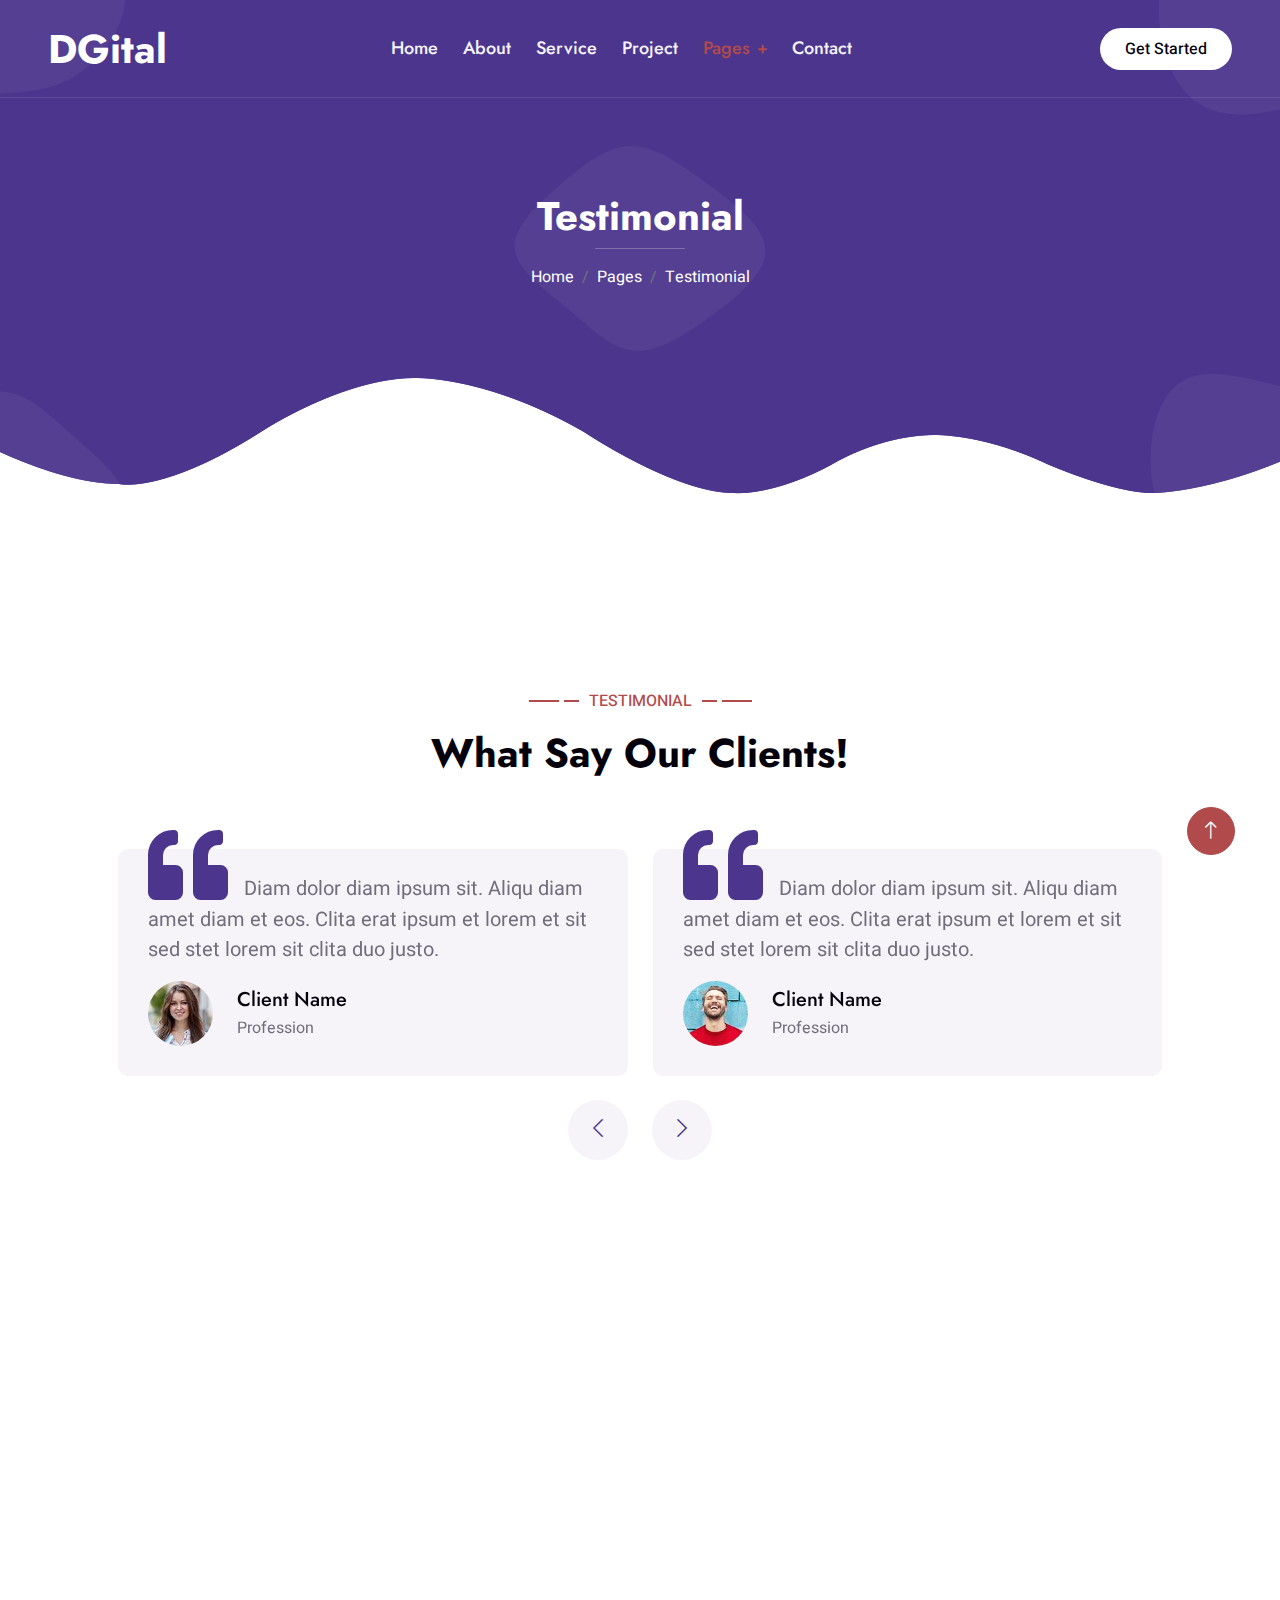
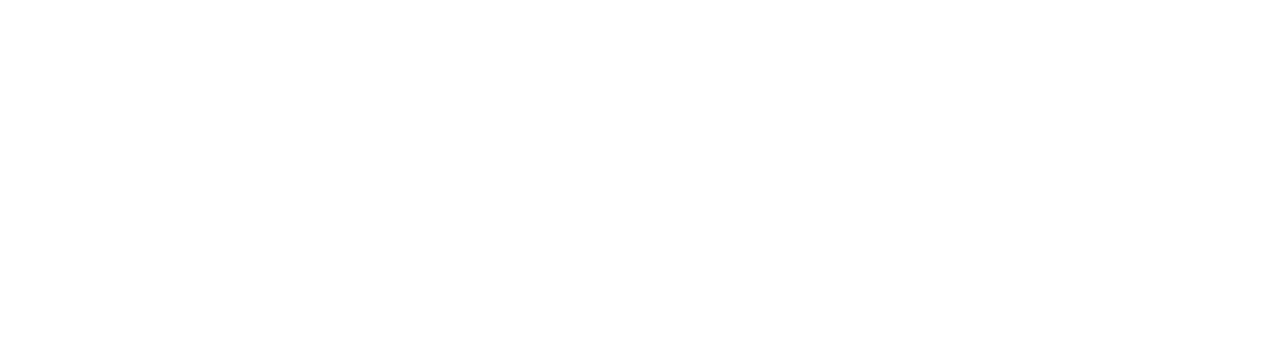
<file: testimonial.html>
<!DOCTYPE html>
<html lang="en">

<head>
    <meta charset="utf-8">
    <title>ITECHLOGIX - Digital Cunsoltant</title>
    <meta content="width=device-width, initial-scale=1.0" name="viewport">
    <meta content="" name="keywords">
    <meta content="" name="description">

    <!-- Favicon -->
    <link href="img/favicon.ico" rel="icon">

    <!-- Google Web Fonts -->
    <link rel="preconnect" href="https://fonts.googleapis.com">
    <link rel="preconnect" href="https://fonts.gstatic.com" crossorigin>
    <link href="https://fonts.googleapis.com/css2?family=Heebo:wght@400;500&family=Jost:wght@500;600;700&display=swap" rel="stylesheet"> 

    <!-- Icon Font Stylesheet -->
    <link href="https://cdnjs.cloudflare.com/ajax/libs/font-awesome/5.10.0/css/all.min.css" rel="stylesheet">
    <link href="https://cdn.jsdelivr.net/npm/bootstrap-icons@1.4.1/font/bootstrap-icons.css" rel="stylesheet">

    <!-- Libraries Stylesheet -->
    <link href="lib/animate/animate.min.css" rel="stylesheet">
    <link href="lib/owlcarousel/assets/owl.carousel.min.css" rel="stylesheet">
    <link href="lib/lightbox/css/lightbox.min.css" rel="stylesheet">

    <!-- Customized Bootstrap Stylesheet -->
    <link href="css/bootstrap.min.css" rel="stylesheet">

    <!-- Template Stylesheet -->
    <link href="css/style.css" rel="stylesheet">
</head>

<body>
    <div class="container-xxl bg-white p-0">
        <!-- Spinner Start -->
        <div id="spinner" class="show bg-white position-fixed translate-middle w-100 vh-100 top-50 start-50 d-flex align-items-center justify-content-center">
            <div class="spinner-grow text-primary" style="width: 3rem; height: 3rem;" role="status">
                <span class="sr-only">Loading...</span>
            </div>
        </div>
        <!-- Spinner End -->


        <!-- Navbar & Hero Start -->
        <div class="container-xxl position-relative p-0">
            <nav class="navbar navbar-expand-lg navbar-light px-4 px-lg-5 py-3 py-lg-0">
                <a href="" class="navbar-brand p-0">
                    <h1 class="m-0">DGital</h1>
                    <!-- <img src="img/logo.png" alt="Logo"> -->
                </a>
                <button class="navbar-toggler" type="button" data-bs-toggle="collapse" data-bs-target="#navbarCollapse">
                    <span class="fa fa-bars"></span>
                </button>
                <div class="collapse navbar-collapse" id="navbarCollapse">
                    <div class="navbar-nav mx-auto py-0">
                        <a href="index.html" class="nav-item nav-link">Home</a>
                        <a href="about.html" class="nav-item nav-link">About</a>
                        <a href="service.html" class="nav-item nav-link">Service</a>
                        <a href="project.html" class="nav-item nav-link">Project</a>
                        <div class="nav-item dropdown">
                            <a href="#" class="nav-link dropdown-toggle active" data-bs-toggle="dropdown">Pages</a>
                            <div class="dropdown-menu m-0">
                                <a href="team.html" class="dropdown-item">Our Team</a>
                                <a href="testimonial.html" class="dropdown-item active">Testimonial</a>
                                <a href="404.html" class="dropdown-item">404 Page</a>
                            </div>
                        </div>
                        <a href="contact.html" class="nav-item nav-link">Contact</a>
                    </div>
                    <a href="" class="btn rounded-pill py-2 px-4 ms-3 d-none d-lg-block">Get Started</a>
                </div>
            </nav>

            <div class="container-xxl py-5 bg-primary hero-header">
                <div class="container my-5 py-5 px-lg-5">
                    <div class="row g-5 py-5">
                        <div class="col-12 text-center">
                            <h1 class="text-white animated slideInDown">Testimonial</h1>
                            <hr class="bg-white mx-auto mt-0" style="width: 90px;">
                            <nav aria-label="breadcrumb">
                                <ol class="breadcrumb justify-content-center">
                                    <li class="breadcrumb-item"><a class="text-white" href="#">Home</a></li>
                                    <li class="breadcrumb-item"><a class="text-white" href="#">Pages</a></li>
                                    <li class="breadcrumb-item text-white active" aria-current="page">Testimonial</li>
                                </ol>
                            </nav>
                        </div>
                    </div>
                </div>
            </div>
        </div>
        <!-- Navbar & Hero End -->
        

        <!-- Testimonial Start -->
        <div class="container-xxl py-5 wow fadeInUp" data-wow-delay="0.1s">
            <div class="container py-5 px-lg-5">
                <p class="section-title text-secondary justify-content-center"><span></span>Testimonial<span></span></p>
                <h1 class="text-center mb-5">What Say Our Clients!</h1>
                <div class="owl-carousel testimonial-carousel">
                    <div class="testimonial-item bg-light rounded my-4">
                        <p class="fs-5"><i class="fa fa-quote-left fa-4x text-primary mt-n4 me-3"></i>Diam dolor diam ipsum sit. Aliqu diam amet diam et eos. Clita erat ipsum et lorem et sit sed stet lorem sit clita duo justo.</p>
                        <div class="d-flex align-items-center">
                            <img class="img-fluid flex-shrink-0 rounded-circle" src="img/testimonial-1.jpg" style="width: 65px; height: 65px;">
                            <div class="ps-4">
                                <h5 class="mb-1">Client Name</h5>
                                <span>Profession</span>
                            </div>
                        </div>
                    </div>
                    <div class="testimonial-item bg-light rounded my-4">
                        <p class="fs-5"><i class="fa fa-quote-left fa-4x text-primary mt-n4 me-3"></i>Diam dolor diam ipsum sit. Aliqu diam amet diam et eos. Clita erat ipsum et lorem et sit sed stet lorem sit clita duo justo.</p>
                        <div class="d-flex align-items-center">
                            <img class="img-fluid flex-shrink-0 rounded-circle" src="img/testimonial-2.jpg" style="width: 65px; height: 65px;">
                            <div class="ps-4">
                                <h5 class="mb-1">Client Name</h5>
                                <span>Profession</span>
                            </div>
                        </div>
                    </div>
                    <div class="testimonial-item bg-light rounded my-4">
                        <p class="fs-5"><i class="fa fa-quote-left fa-4x text-primary mt-n4 me-3"></i>Diam dolor diam ipsum sit. Aliqu diam amet diam et eos. Clita erat ipsum et lorem et sit sed stet lorem sit clita duo justo.</p>
                        <div class="d-flex align-items-center">
                            <img class="img-fluid flex-shrink-0 rounded-circle" src="img/testimonial-3.jpg" style="width: 65px; height: 65px;">
                            <div class="ps-4">
                                <h5 class="mb-1">Client Name</h5>
                                <span>Profession</span>
                            </div>
                        </div>
                    </div>
                </div>
            </div>
        </div>
        <!-- Testimonial End -->
        

        <!-- Footer Start -->
        <div class="container-fluid bg-primary text-light footer wow fadeIn" data-wow-delay="0.1s">
            <div class="container py-5 px-lg-5">
                <div class="row g-5">
                    <div class="col-md-6 col-lg-3">
                        <p class="section-title text-white h5 mb-4">Address<span></span></p>
                        <p><i class="fa fa-map-marker-alt me-3"></i>123 Street, New York, USA</p>
                        <p><i class="fa fa-phone-alt me-3"></i>+012 345 67890</p>
                        <p><i class="fa fa-envelope me-3"></i>info@example.com</p>
                        <div class="d-flex pt-2">
                            <a class="btn btn-outline-light btn-social" href=""><i class="fab fa-twitter"></i></a>
                            <a class="btn btn-outline-light btn-social" href=""><i class="fab fa-facebook-f"></i></a>
                            <a class="btn btn-outline-light btn-social" href=""><i class="fab fa-instagram"></i></a>
                            <a class="btn btn-outline-light btn-social" href=""><i class="fab fa-linkedin-in"></i></a>
                        </div>
                    </div>
                    <div class="col-md-6 col-lg-3">
                        <p class="section-title text-white h5 mb-4">Quick Link<span></span></p>
                        <a class="btn btn-link" href="">About Us</a>
                        <a class="btn btn-link" href="">Contact Us</a>
                        <a class="btn btn-link" href="">Privacy Policy</a>
                        <a class="btn btn-link" href="">Terms & Condition</a>
                        <a class="btn btn-link" href="">Career</a>
                    </div>
                    <div class="col-md-6 col-lg-3">
                        <p class="section-title text-white h5 mb-4">Gallery<span></span></p>
                        <div class="row g-2">
                            <div class="col-4">
                                <img class="img-fluid" src="img/portfolio-1.jpg" alt="Image">
                            </div>
                            <div class="col-4">
                                <img class="img-fluid" src="img/portfolio-2.jpg" alt="Image">
                            </div>
                            <div class="col-4">
                                <img class="img-fluid" src="img/portfolio-3.jpg" alt="Image">
                            </div>
                            <div class="col-4">
                                <img class="img-fluid" src="img/portfolio-4.jpg" alt="Image">
                            </div>
                            <div class="col-4">
                                <img class="img-fluid" src="img/portfolio-5.jpg" alt="Image">
                            </div>
                            <div class="col-4">
                                <img class="img-fluid" src="img/portfolio-6.jpg" alt="Image">
                            </div>
                        </div>
                    </div>
                    <div class="col-md-6 col-lg-3">
                        <p class="section-title text-white h5 mb-4">Newsletter<span></span></p>
                        <p>Lorem ipsum dolor sit amet elit. Phasellus nec pretium mi. Curabitur facilisis ornare velit non vulpu</p>
                        <div class="position-relative w-100 mt-3">
                            <input class="form-control border-0 rounded-pill w-100 ps-4 pe-5" type="text" placeholder="Your Email" style="height: 48px;">
                            <button type="button" class="btn shadow-none position-absolute top-0 end-0 mt-1 me-2"><i class="fa fa-paper-plane text-primary fs-4"></i></button>
                        </div>
                    </div>
                </div>
            </div>
            <div class="container px-lg-5">
                <div class="copyright">
                    <div class="row">
                        <div class="col-md-6 text-center text-md-start mb-3 mb-md-0">
                            &copy; <a class="border-bottom" href="#">Your Site Name</a>, All Right Reserved. 
							
							<!--/*** This template is free as long as you keep the footer author’s credit link/attribution link/backlink. If you'd like to use the template without the footer author’s credit link/attribution link/backlink, you can purchase the Credit Removal License from "https://htmlcodex.com/credit-removal". Thank you for your support. ***/-->
							Designed By <a class="border-bottom" href="https://htmlcodex.com">HTML Codex</a><br><br> 
                            Distributed By a <a class="border-bottom" href="https://themewagon.com" target="_blank">ThemeWagon</a>
                        </div>
                        <div class="col-md-6 text-center text-md-end">
                            <div class="footer-menu">
                                <a href="">Home</a>
                                <a href="">Cookies</a>
                                <a href="">Help</a>
                                <a href="">FQAs</a>
                            </div>
                        </div>
                    </div>
                </div>
            </div>
        </div>
        <!-- Footer End -->


        <!-- Back to Top -->
        <a href="#" class="btn btn-lg btn-secondary btn-lg-square back-to-top"><i class="bi bi-arrow-up"></i></a>
    </div>

    <!-- JavaScript Libraries -->
    <script src="https://code.jquery.com/jquery-3.4.1.min.js"></script>
    <script src="https://cdn.jsdelivr.net/npm/bootstrap@5.0.0/dist/js/bootstrap.bundle.min.js"></script>
    <script src="lib/wow/wow.min.js"></script>
    <script src="lib/easing/easing.min.js"></script>
    <script src="lib/waypoints/waypoints.min.js"></script>
    <script src="lib/counterup/counterup.min.js"></script>
    <script src="lib/owlcarousel/owl.carousel.min.js"></script>
    <script src="lib/isotope/isotope.pkgd.min.js"></script>
    <script src="lib/lightbox/js/lightbox.min.js"></script>

    <!-- Template Javascript -->
    <script src="js/main.js"></script>
</body>

</html>
</file>
<file: css/style.css>
/********** Template CSS **********/
:root {
  --primary: #4c358d;
  --secondary: #b14b4b;
  --light: #f6f4f9;
  --dark: #04000b;
}

.span {
  color: var(--secondary);
font-style: bold !important;
font-size: large;
}
/*** Spinner ***/
#spinner {
  opacity: 0;
  visibility: hidden;
  transition: opacity 0.5s ease-out, visibility 0s linear 0.5s;
  z-index: 99999;
}

#spinner.show {
  transition: opacity 0.5s ease-out, visibility 0s linear 0s;
  visibility: visible;
  opacity: 1;
}

.back-to-top {
  position: fixed;
  display: none;
  right: 45px;
  bottom: 45px;
  z-index: 99;
}

/*** Heading ***/
h1,
h2,
.fw-bold {
  font-weight: 700 !important;
}

h3,
h4,
.fw-semi-bold {
  font-weight: 600 !important;
}

h5,
h6,
.fw-medium {
  font-weight: 500 !important;
}

/*** Button ***/
.btn {
  font-weight: 500;
  transition: 0.5s;
}

.btn:hover {
  box-shadow: 0 0 10px rgba(0, 0, 0, 0.5);
}

.btn-square {
  width: 38px;
  height: 38px;
}

.btn-sm-square {
  width: 32px;
  height: 32px;
}

.btn-lg-square {
  width: 48px;
  height: 48px;
}

.btn-square,
.btn-sm-square,
.btn-lg-square {
  padding: 0;
  display: flex;
  align-items: center;
  justify-content: center;
  font-weight: normal;
  border-radius: 50px;
}

/*** Navbar ***/
.navbar .dropdown-toggle::after {
  border: none;
  content: "\f067";
  font-family: "Font Awesome 5 Free";
  font-size: 10px;
  font-weight: bold;
  vertical-align: middle;
  margin-left: 8px;
}

.navbar-light .navbar-nav .nav-link {
  position: relative;
  margin-right: 25px;
  padding: 35px 0;
  font-family: "Jost", sans-serif;
  font-size: 18px;
  font-weight: 500;
  color: var(--light) !important;
  outline: none;
  transition: 0.5s;
}

.sticky-top.navbar-light .navbar-nav .nav-link {
  padding: 20px 0;
  color: var(--light) !important;
}

.navbar-light .navbar-nav .nav-link:hover,
.navbar-light .navbar-nav .nav-link.active {
  color: var(--secondary) !important;
}

.navbar-light .navbar-brand h1 {
  color: #ffffff;
}

.navbar-light .navbar-brand img {
  max-height: 60px;
  transition: 0.5s;
}

.sticky-top.navbar-light .navbar-brand img {
  max-height: 45px;
}

@media (max-width: 991.98px) {
  .sticky-top.navbar-light {
    position: relative;
    background: #ffffff;
  }

  .navbar-light .navbar-collapse {
    margin-top: 15px;
    border-top: 1px solid #dddddd;
  }

  .navbar-light .navbar-nav .nav-link,
  .sticky-top.navbar-light .navbar-nav .nav-link {
    padding: 10px 0;
    margin-left: 0;
    color: var(--dark) !important;
  }

  .navbar-light .navbar-brand h1 {
    color: var(--primary);
  }

  .navbar-light .navbar-brand img {
    max-height: 45px;
  }
}

@media (min-width: 992px) {
  .navbar-light {
    position: absolute;
    width: 100%;
    top: 0;
    left: 0;
    border-bottom: 1px solid rgba(256, 256, 256, 0.1);
    z-index: 999;
  }

  .sticky-top.navbar-light {
    position: fixed;
    background: #4c358d;
  }

  .sticky-top.navbar-light .navbar-brand h1 {
    color: var(--primary);
  }

  .navbar-light .navbar-nav .nav-item .dropdown-menu {
    display: block;
    border: none;
    margin-top: 0;
    top: 150%;
    opacity: 0;
    visibility: hidden;
    transition: 0.5s;
  }

  .navbar-light .navbar-nav .nav-item:hover .dropdown-menu {
    top: 100%;
    visibility: visible;
    transition: 0.5s;
    opacity: 1;
  }

  .navbar-light .btn {
    color: var(--dark);
    background: #ffffff;
  }

  .sticky-top.navbar-light .btn {
    color: var(--light);
    background: var(--secondary);
  }
}

/*** Hero Header ***/
.hero-header {
  margin-bottom: 6rem;
  padding: 18rem 0;
  background: url(../img/blob-top-left.png), url(../img/blob-top-right.png),
    url(../img/blob-bottom-left.png), url(../img/blob-bottom-right.png),
    url(../img/blob-center.png), url(../img/bg-bottom.png);
  background-position: left 0px top 0px, right 0px top 0px, left 0px bottom 0px,
    right 0px bottom 0px, center center, center bottom;
  background-repeat: no-repeat;
}

@media (max-width: 991.98px) {
  .hero-header {
    padding: 6rem 0 9rem 0;
  }
}

/*** Section Title ***/
.section-title {
  position: relative;
  display: flex;
  align-items: center;
  font-weight: 500;
  text-transform: uppercase;
}

.section-title span:first-child,
.section-title span:last-child {
  position: relative;
  display: inline-block;
  margin-right: 30px;
  width: 30px;
  height: 2px;
}

.section-title span:last-child {
  margin-right: 0;
  margin-left: 30px;
}

.section-title span:first-child::after,
.section-title span:last-child::after {
  position: absolute;
  content: "";
  width: 15px;
  height: 2px;
  top: 0;
  right: -20px;
}

.section-title span:last-child::after {
  right: auto;
  left: -20px;
}

.section-title.text-primary span:first-child,
.section-title.text-primary span:last-child,
.section-title.text-primary span:first-child::after,
.section-title.text-primary span:last-child::after {
  background: var(--primary);
}

.section-title.text-secondary span:first-child,
.section-title.text-secondary span:last-child,
.section-title.text-secondary span:first-child::after,
.section-title.text-secondary span:last-child::after {
  background: var(--secondary);
}

.section-title.text-white span:first-child,
.section-title.text-white span:last-child,
.section-title.text-white span:first-child::after,
.section-title.text-white span:last-child::after {
  background: #ffffff;
}

/*** Feature ***/
.feature-item {
  transition: 0.5s;
}

.feature-item:hover {
  margin-top: -15px;
}

/*** About ***/
.progress {
  height: 5px;
}

.progress .progress-bar {
  width: 0px;
  transition: 3s;
}

/*** Fact ***/
.fact {
  margin: 6rem 0;
  background: url(../img/blob-top-left.png), url(../img/blob-top-right.png),
    url(../img/blob-bottom-left.png), url(../img/blob-bottom-right.png),
    url(../img/blob-center.png);
  background-position: left 0px top 0px, right 0px top 0px, left 0px bottom 0px,
    right 0px bottom 0px, center center;
  background-repeat: no-repeat;
}

/*** Service ***/
.service-item {
  position: relative;
  padding: 45px 30px;
  background: var(--light);
  overflow: hidden;
  transition: 0.5s;
}

.service-item:hover {
  margin-top: -15px;
  padding-bottom: 60px;
  background: var(--primary);
}

.service-item .service-icon {
  margin: 0 auto 20px auto;
  width: 100px;
  height: 100px;
  display: flex;
  align-items: center;
  justify-content: center;
  color: var(--light);
  background: url(../img/blob-primary.png) center center no-repeat;
  background-size: contain;
  transition: 0.5s;
}

.service-item:hover .service-icon {
  color: var(--light);
  background: url(../img/blob-secondary.png) center center no-repeat;
  background-size: contain;
}

.service-item h5,
.service-item p {
  transition: 0.5s;
}

.service-item:hover h5,
.service-item:hover p {
  color: #ffffff;
}

.service-item a.btn {
  position: absolute;
  bottom: -40px;
  left: 50%;
  transform: translateX(-50%);
  color: var(--primary);
  background: #ffffff;
  border-radius: 40px 40px 0 0;
  transition: 0.5s;
  z-index: 1;
}

.service-item a.btn:hover {
  color: var(--dark);
  background: var(--secondary);
}

.service-item:hover a.btn {
  bottom: 0;
}

/*** Project Portfolio ***/
#portfolio-flters li {
  display: inline-block;
  font-weight: 500;
  color: var(--dark);
  cursor: pointer;
  transition: 0.5s;
  border-bottom: 2px solid transparent;
}

#portfolio-flters li:hover,
#portfolio-flters li.active {
  color: var(--primary);
  border-color: var(--primary);
}

.portfolio-item img {
  transition: 0.5s;
}

.portfolio-item:hover img {
  transform: scale(1.1);
}

.portfolio-item .portfolio-overlay {
  position: absolute;
  display: flex;
  align-items: center;
  justify-content: center;
  width: 100%;
  height: 100%;
  top: 0;
  left: 0;
  background: rgba(98, 34, 204, 0.9);
  transition: 0.5s;
  opacity: 0;
}

.portfolio-item:hover .portfolio-overlay {
  opacity: 1;
}

/*** Newsletter ***/
.newsletter {
  margin: 6rem 0;
  background: url(../img/blob-top-left.png), url(../img/blob-top-right.png),
    url(../img/blob-bottom-left.png), url(../img/blob-bottom-right.png),
    url(../img/blob-center.png);
  background-position: left 0px top 0px, right 0px top 0px, left 0px bottom 0px,
    right 0px bottom 0px, center center;
  background-repeat: no-repeat;
}

/*** Testimonial ***/
.testimonial-carousel .testimonial-item {
  padding: 0 30px 30px 30px;
}

.testimonial-carousel .owl-nav {
  display: flex;
  justify-content: center;
}

.testimonial-carousel .owl-nav .owl-prev,
.testimonial-carousel .owl-nav .owl-next {
  margin: 0 12px;
  width: 60px;
  height: 60px;
  display: flex;
  align-items: center;
  justify-content: center;
  color: var(--primary);
  background: var(--light);
  border-radius: 60px;
  font-size: 22px;
  transition: 0.5s;
}

.testimonial-carousel .owl-nav .owl-prev:hover,
.testimonial-carousel .owl-nav .owl-next:hover {
  color: #ffffff;
  background: var(--primary);
  box-shadow: 0 0 10px rgba(0, 0, 0, 0.5);
}

/*** Team ***/
.team-item .btn {
  color: var(--primary);
  background: #ffffff;
}

.team-item .btn:hover {
  color: #ffffff;
  background: var(--primary);
}

/*** Footer ***/
.footer {
  margin-top: 6rem;
  padding-top: 9rem;
  background: url(../img/bg-top.png), url(../img/map.png);
  background-position: center top, center center;
  background-repeat: no-repeat;
}

.footer .btn.btn-social {
  margin-right: 5px;
  width: 40px;
  height: 40px;
  display: flex;
  align-items: center;
  justify-content: center;
  color: var(--light);
  border: 1px solid rgba(256, 256, 256, 0.1);
  border-radius: 40px;
  transition: 0.3s;
}

.footer .btn.btn-social:hover {
  color: var(--primary);
}

.footer .btn.btn-link {
  display: block;
  margin-bottom: 10px;
  padding: 0;
  text-align: left;
  color: var(--light);
  font-weight: normal;
  transition: 0.3s;
}

.footer .btn.btn-link::before {
  position: relative;
  content: "\f105";
  font-family: "Font Awesome 5 Free";
  font-weight: 900;
  margin-right: 10px;
}

.footer .btn.btn-link:hover {
  letter-spacing: 1px;
  box-shadow: none;
  color: var(--secondary);
}

.footer .copyright {
  padding: 25px 0;
  font-size: 14px;
  border-top: 1px solid rgba(256, 256, 256, 0.1);
}

.footer .copyright a {
  color: var(--light);
}

.footer .footer-menu a {
  margin-right: 15px;
  padding-right: 15px;
  border-right: 1px solid rgba(255, 255, 255, 0.1);
}

.footer .footer-menu a:last-child {
  margin-right: 0;
  padding-right: 0;
  border-right: none;
}

.footer .copyright a:hover,
.footer .footer-menu a:hover {
  color: var(--secondary);
}












/* //////////////////////////////////////////////////////////////////////////////////////////////////////// */
/* Import Google font - Poppins */
@import url('https://fonts.googleapis.com/css2?family=Poppins:wght@400;500;600&display=swap');
/* *{
  margin: 0;
  padding: 0;
  box-sizing: border-box;
  font-family: "Poppins", sans-serif;
}
body{
  display: flex;
  padding: 0 10px;
  min-height: 100vh;
  background: #0D6EFD;
  align-items: center;
  justify-content: center;
} */
::selection{
  color: #fff;
  background: #0D6EFD;
}
.wrapper{
  width: 715px;
  background: #fff;
  border-radius: 5px;
  box-shadow: 10px 10px 10px rgba(0,0,0,0.05);
}
.wrapper header{
  font-size: 22px;
  font-weight: 600;
  padding: 20px 30px;
  border-bottom: 1px solid #ccc;
}
.wrapper form{
  margin: 35px 30px;
}
.wrapper form.disabled{
  pointer-events: none;
  opacity: 0.7;
}
form .dbl-field{
  display: flex;
  margin-bottom: 25px;
  justify-content: space-between;
}
.dbl-field .field{
  height: 50px;
  display: flex;
  position: relative;
  width: calc(100% / 2 - 13px);
}
.wrapper form i{
  position: absolute;
  top: 50%;
  left: 18px;
  color: #ccc;
  font-size: 17px;
  pointer-events: none;
  transform: translateY(-50%);
}
form .field input,
form .message textarea{
  width: 100%;
  height: 100%;
  outline: none;
  padding: 0 18px 0 48px;
  font-size: 16px;
  border-radius: 5px;
  border: 1px solid #ccc;
}
.field input::placeholder,
.message textarea::placeholder{
  color: #ccc;
}
.field input:focus,
.message textarea:focus{
  padding-left: 47px;
  border: 2px solid #0D6EFD;
}
.field input:focus ~ i,
.message textarea:focus ~ i{
  color: #0D6EFD;
}
form .message{
  position: relative;
}
form .message i{
  top: 30px;
  font-size: 20px;
}
form .message textarea{
  min-height: 130px;
  max-height: 230px;
  max-width: 100%;
  min-width: 100%;
  padding: 15px 20px 0 48px;
}
form .message textarea::-webkit-scrollbar{
  width: 0px;
}
.message textarea:focus{
  padding-top: 14px;
}
form .button-area{
  margin: 25px 0;
  display: flex;
  align-items: center;
}
.button-area button{
  color: #fff;
  border: none;
  outline: none;
  font-size: 18px;
  cursor: pointer;
  border-radius: 5px;
  padding: 13px 25px;
  background: #0D6EFD;
  transition: background 0.3s ease;
}
.button-area button:hover{
  background: #025ce3;
}
.button-area span{
  font-size: 17px;
  margin-left: 30px;
  display: none;
}
@media (max-width: 600px){
  .wrapper header{
    text-align: center;
  }
  .wrapper form{
    margin: 35px 20px;
  }
  form .dbl-field{
    flex-direction: column;
    margin-bottom: 0px;
  }
  form .dbl-field .field{
    width: 100%;
    height: 45px;
    margin-bottom: 20px;
  }
  form .message textarea{
    resize: none;
  }
  form .button-area{
    margin-top: 20px;
    flex-direction: column;
  }
  .button-area button{
    width: 100%;
    padding: 11px 0;
    font-size: 16px;
  }
  .button-area span{
    margin: 20px 0 0;
    text-align: center;
  }
}
</file>
